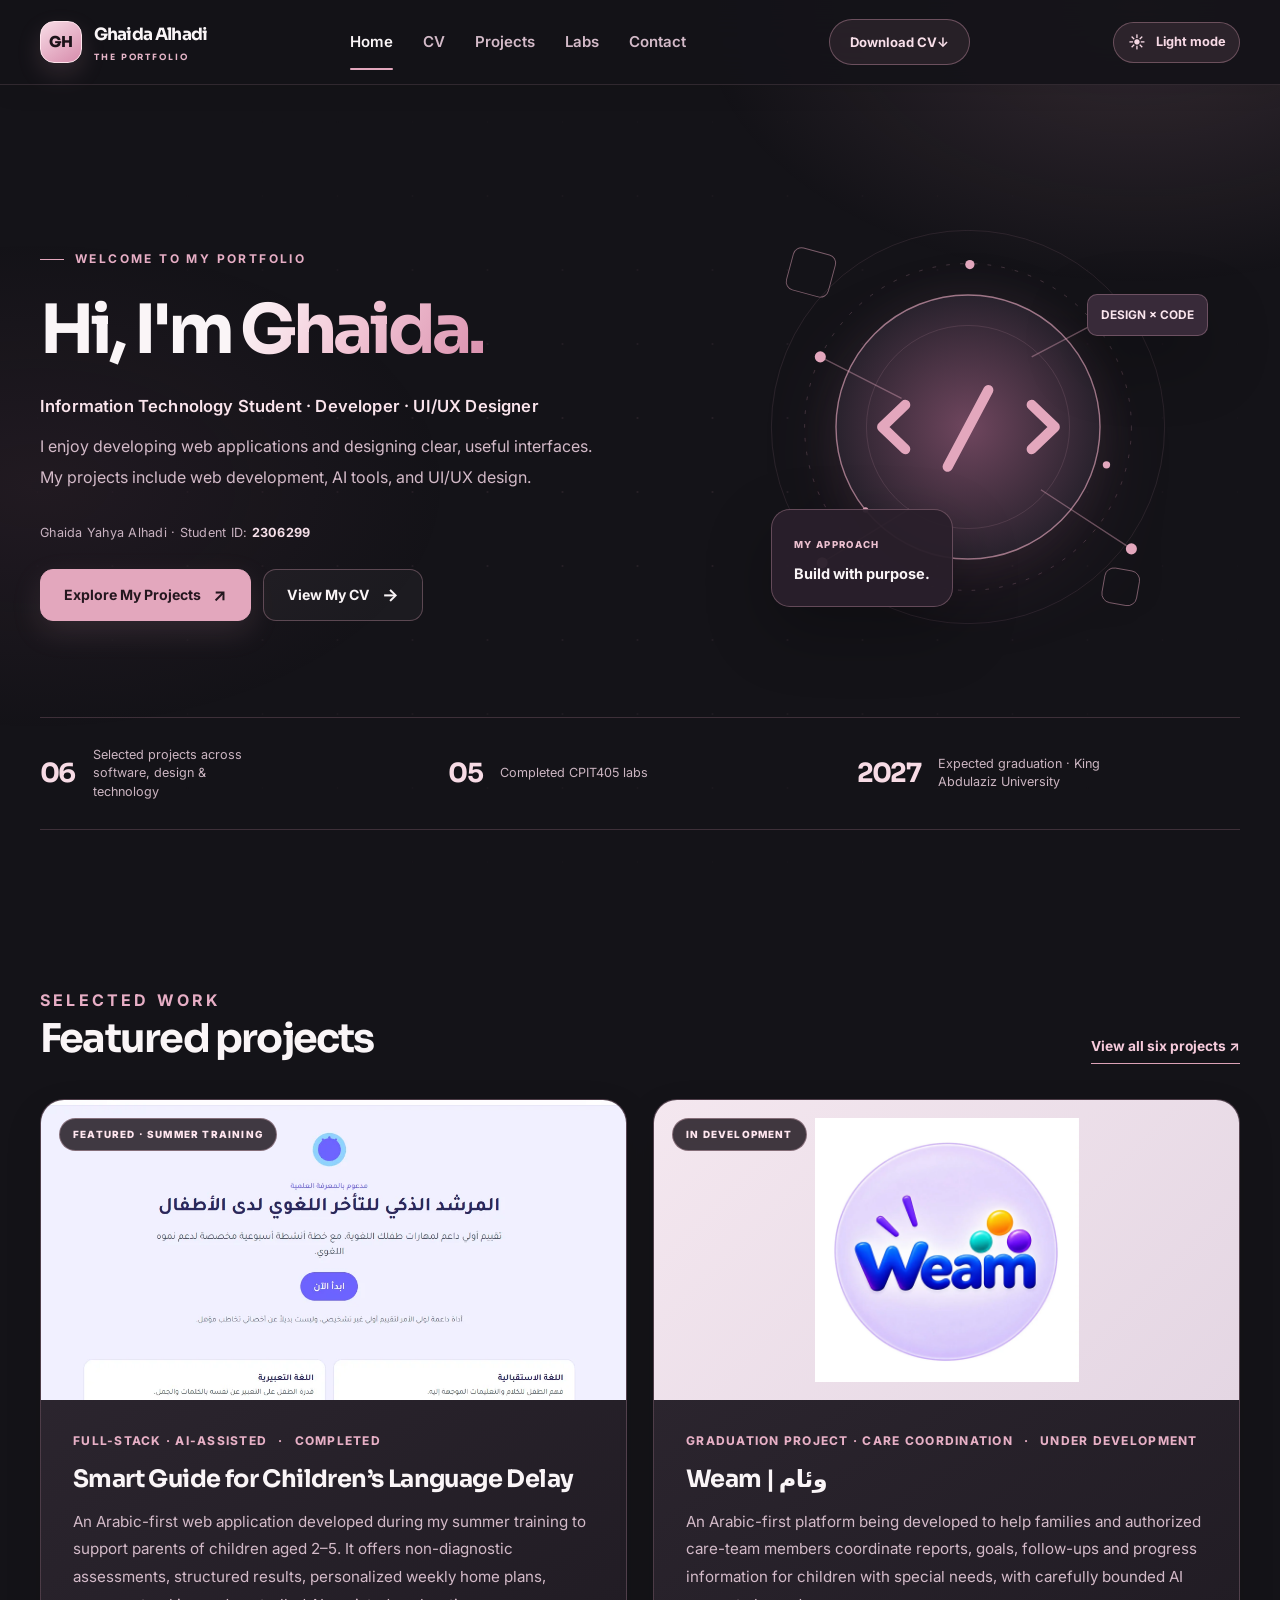
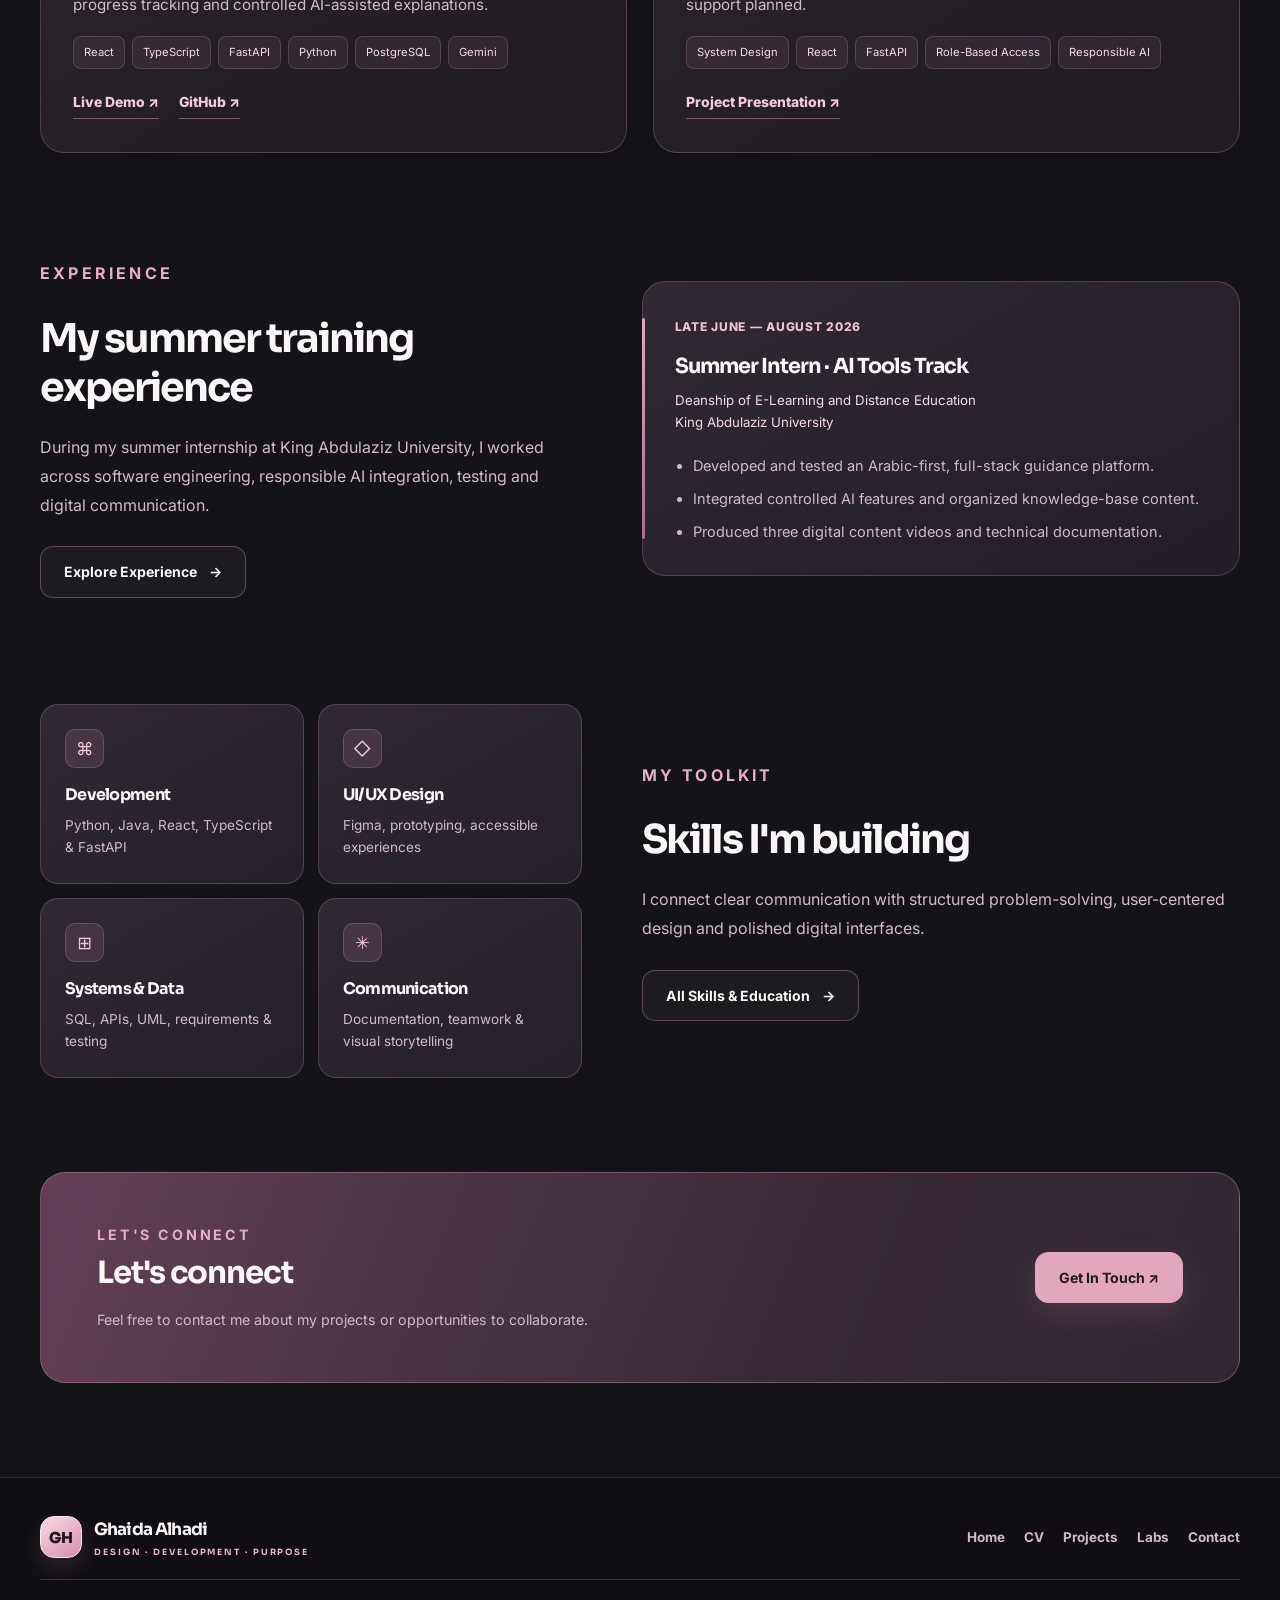
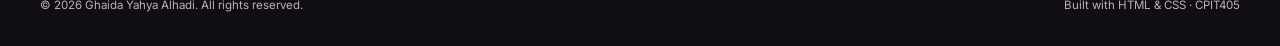
<file: index.html>
<!DOCTYPE html>
<html lang="en">
 <head>
  <meta charset="utf-8"/>
  <meta content="width=device-width, initial-scale=1.0" name="viewport"/>
  <meta content="Ghaida Yahya Alhadi – Information Technology student, developer and designer. Explore projects, skills and experience." name="description"/>
  <meta content="#141318" name="theme-color"/>
  <title>
   Home | Ghaida Yahya Alhadi
  </title>
  <link href="assets/images/favicon.svg" rel="icon" type="image/svg+xml"/>
  <link href="style.css" rel="stylesheet"/>
  <script src="theme.js"></script>
 </head>
 <body>
  <header class="site-header">
   <div class="container nav-inner">
    <a aria-label="Ghaida Alhadi, home" class="logo" href="index.html">
     <span class="logo-mark">
      GH
     </span>
     <span class="logo-text">
      Ghaida Alhadi
      <small>
       THE PORTFOLIO
      </small>
     </span>
    </a>
    <nav aria-label="Main navigation" class="nav-links">
     <a aria-current="page" href="index.html">
      Home
     </a>
     <a href="cv.html">
      CV
     </a>
     <a href="projects.html">
      Projects
     </a>
     <a href="labs.html">
      Labs
     </a>
     <a href="contact.html">
      Contact
     </a>
    </nav>
    <a class="nav-cta" download="" href="assets/Ghaida_Yahya_Alhadi_CV.pdf">
     Download CV
     <span aria-hidden="true">
      ↓
     </span>
    </a>
    <button aria-label="Switch to light mode" aria-pressed="false" class="theme-toggle" title="Switch to light mode" type="button">
     <span aria-hidden="true" class="theme-icon">
      ☀
     </span>
     <span class="theme-label">
      Light mode
     </span>
    </button>
    <details class="mobile-menu">
     <summary>
      Menu ☰
     </summary>
     <nav aria-label="Mobile navigation">
      <a aria-current="page" href="index.html">
       Home
      </a>
      <a href="cv.html">
       CV
      </a>
      <a href="projects.html">
       Projects
      </a>
      <a href="labs.html">
       Labs
      </a>
      <a href="contact.html">
       Contact
      </a>
      <a download="" href="assets/Ghaida_Yahya_Alhadi_CV.pdf">
       Download CV ↓
      </a>
     </nav>
    </details>
   </div>
  </header>
  <main id="main-content">
   <section class="hero">
    <div aria-hidden="true" class="stars">
    </div>
    <div class="container hero-layout">
     <div class="hero-text">
      <div class="eyebrow">
       WELCOME TO MY PORTFOLIO
      </div>
      <h1>
       Hi, I'm
       <span class="accent-text">
        Ghaida.
       </span>
      </h1>
      <p class="hero-subtitle">
       Information Technology Student · Developer · UI/UX Designer
      </p>
      <p class="hero-copy">
       I enjoy developing web applications and designing clear, useful interfaces. My projects include web development, AI tools, and UI/UX design.
      </p>
      <p class="hero-identity">
       Ghaida Yahya Alhadi
       <span aria-hidden="true">
        ·
       </span>
       Student ID:
       <strong>
        2306299
       </strong>
      </p>
      <div class="button-row">
       <a class="button button-primary" href="projects.html">
        Explore My Projects
        <span class="tiny-arrow">
         ↗
        </span>
       </a>
       <a class="button button-outline" href="cv.html">
        View My CV
        <span class="tiny-arrow">
         →
        </span>
       </a>
      </div>
     </div>
     <div class="hero-side">
      <div class="orbit-scene">
       <svg aria-label="Abstract technology illustration showing connected digital systems" class="orbit-svg" role="img" viewbox="0 0 520 520" xmlns="http://www.w3.org/2000/svg">
        <defs>
         <lineargradient id="line" x1="0" x2="1" y1="0" y2="1">
          <stop stop-color="#E3A7BD">
          </stop>
          <stop offset="1" stop-color="#E3A7BD">
          </stop>
         </lineargradient>
         <radialgradient id="disk">
          <stop stop-color="#6F465E">
          </stop>
          <stop offset="1" stop-color="#29222D">
          </stop>
         </radialgradient>
        </defs>
        <circle cx="260" cy="260" fill="none" r="213" stroke="#E3A7BD" stroke-opacity=".12">
        </circle>
        <circle cx="260" cy="260" fill="none" r="177" stroke="#E3A7BD" stroke-dasharray="4 11" stroke-opacity=".23">
        </circle>
        <circle cx="260" cy="260" fill="url(#disk)" r="143" stroke="url(#line)" stroke-opacity=".65" stroke-width="1.5">
        </circle>
        <circle cx="260" cy="260" fill="none" r="110" stroke="#E3A7BD" stroke-opacity=".15">
        </circle>
        <path d="M100 184L188 229M329 184L420 136M196 349L102 407M339 328L437 392" stroke="#E3A7BD" stroke-opacity=".4" stroke-width="1.5">
        </path>
        <circle cx="100" cy="184" fill="#E3A7BD" r="6">
        </circle>
        <circle cx="420" cy="136" fill="#E3A7BD" r="6">
        </circle>
        <circle cx="102" cy="407" fill="#E3A7BD" r="6">
        </circle>
        <circle cx="437" cy="392" fill="#E3A7BD" r="6">
        </circle>
        <path d="M192 236l-25 24 25 24M329 236l25 24-25 24M282 220l-44 83" fill="none" stroke="#E3A7BD" stroke-linecap="round" stroke-linejoin="round" stroke-width="11">
        </path>
        <g fill="#E3A7BD">
         <circle cx="262" cy="84" r="5">
         </circle>
         <circle cx="410" cy="301" r="4">
         </circle>
         <circle cx="149" cy="350" r="3">
         </circle>
        </g>
        <g fill="none" stroke="#E3A7BD" stroke-opacity=".5">
         <rect height="47" rx="9" transform="rotate(15 90 90)" width="47" x="67" y="69">
         </rect>
         <rect height="38" rx="10" transform="rotate(10 425 430)" width="38" x="407" y="414">
         </rect>
        </g>
       </svg>
       <div class="art-floating">
        <span class="sub">
         MY APPROACH
        </span>
        <strong>
         Build with purpose.
        </strong>
       </div>
       <div class="art-mini">
        DESIGN × CODE
       </div>
      </div>
     </div>
    </div>
    <div class="container stats-strip">
     <div class="stat">
      <strong>
       06
      </strong>
      <span>
       Selected projects across software, design &amp; technology
      </span>
     </div>
     <div class="stat">
      <strong>
       05
      </strong>
      <span>
       Completed CPIT405 labs
      </span>
     </div>
     <div class="stat">
      <strong>
       2027
      </strong>
      <span>
       Expected graduation · King Abdulaziz University
      </span>
     </div>
    </div>
   </section>
   <section aria-labelledby="featured-heading" class="section">
    <div class="container">
     <div class="section-header">
      <div>
       <p class="section-kicker">
        SELECTED WORK
       </p>
       <h2 id="featured-heading">
        Featured projects
       </h2>
      </div>
      <a class="link-inline" href="projects.html">
       View all six projects ↗
      </a>
     </div>
     <div class="featured-grid">
      <article class="feature-card">
       <div class="card-image">
        <img alt="Actual landing page of the Smart Guide for Children’s Language Delay" loading="eager" src="assets/images/smart-guide.webp"/>
        <span class="tag">
         Featured · Summer Training
        </span>
       </div>
       <div class="card-body">
        <div class="card-meta">
         <span>
          Full-Stack · AI-Assisted
         </span>
         <span>
          ·
         </span>
         <span>
          Completed
         </span>
        </div>
        <h3>
         Smart Guide for Children’s Language Delay
        </h3>
        <p>
         An Arabic-first web application developed during my summer training to support parents of children aged 2–5. It offers non-diagnostic assessments, structured results, personalized weekly home plans, progress tracking and controlled AI-assisted explanations.
        </p>
        <ul class="chips">
         <li>
          React
         </li>
         <li>
          TypeScript
         </li>
         <li>
          FastAPI
         </li>
         <li>
          Python
         </li>
         <li>
          PostgreSQL
         </li>
         <li>
          Gemini
         </li>
        </ul>
        <div class="card-links">
         <a href="https://smart-guide-for-child-language-delay.netlify.app/" rel="noopener noreferrer" target="_blank">
          Live Demo
          <span aria-hidden="true">
           ↗
          </span>
         </a>
         <a href="https://github.com/ghaidaAlhady/language-Delay" rel="noopener noreferrer" target="_blank">
          GitHub
          <span aria-hidden="true">
           ↗
          </span>
         </a>
        </div>
       </div>
      </article>
      <article class="feature-card">
       <div class="card-image weam">
        <img alt="Original Weam project logo" loading="eager" src="assets/images/weam-logo.webp"/>
        <span class="tag">
         In Development
        </span>
       </div>
       <div class="card-body">
        <div class="card-meta">
         <span>
          Graduation Project · Care Coordination
         </span>
         <span>
          ·
         </span>
         <span>
          Under Development
         </span>
        </div>
        <h3>
         Weam | وئام
        </h3>
        <p>
         An Arabic-first platform being developed to help families and authorized care-team members coordinate reports, goals, follow-ups and progress information for children with special needs, with carefully bounded AI support planned.
        </p>
        <ul class="chips">
         <li>
          System Design
         </li>
         <li>
          React
         </li>
         <li>
          FastAPI
         </li>
         <li>
          Role-Based Access
         </li>
         <li>
          Responsible AI
         </li>
        </ul>
        <div class="card-links">
         <a href="https://www.canva.com/d/8QLoi6Ktn4JMUfE" rel="noopener noreferrer" target="_blank">
          Project Presentation
          <span aria-hidden="true">
           ↗
          </span>
         </a>
        </div>
       </div>
      </article>
     </div>
    </div>
   </section>
   <section aria-labelledby="experience-heading" class="section" style="padding-top:12px">
    <div class="container split-section">
     <div class="section-copy">
      <p class="section-kicker">
       EXPERIENCE
      </p>
      <h2 id="experience-heading">
       My summer training experience
      </h2>
      <p>
       During my summer internship at King Abdulaziz University, I worked across software engineering, responsible AI integration, testing and digital communication.
      </p>
      <a class="button button-outline" href="cv.html#experience">
       Explore Experience
       <span aria-hidden="true">
        →
       </span>
      </a>
     </div>
     <div class="experience-panel">
      <span class="time">
       LATE JUNE — AUGUST 2026
      </span>
      <h3>
       Summer Intern · AI Tools Track
      </h3>
      <p class="org">
       Deanship of E-Learning and Distance Education
       <br/>
       King Abdulaziz University
      </p>
      <ul>
       <li>
        Developed and tested an Arabic-first, full-stack guidance platform.
       </li>
       <li>
        Integrated controlled AI features and organized knowledge-base content.
       </li>
       <li>
        Produced three digital content videos and technical documentation.
       </li>
      </ul>
     </div>
    </div>
   </section>
   <section aria-labelledby="skills-heading" class="section" style="padding-top:12px">
    <div class="container split-section">
     <div class="skills-mini">
      <div class="skill-box">
       <span class="glyph">
        ⌘
       </span>
       <h3>
        Development
       </h3>
       <p>
        Python, Java, React, TypeScript &amp; FastAPI
       </p>
      </div>
      <div class="skill-box">
       <span class="glyph">
        ◇
       </span>
       <h3>
        UI/UX Design
       </h3>
       <p>
        Figma, prototyping, accessible experiences
       </p>
      </div>
      <div class="skill-box">
       <span class="glyph">
        ⊞
       </span>
       <h3>
        Systems &amp; Data
       </h3>
       <p>
        SQL, APIs, UML, requirements &amp; testing
       </p>
      </div>
      <div class="skill-box">
       <span class="glyph">
        ✳
       </span>
       <h3>
        Communication
       </h3>
       <p>
        Documentation, teamwork &amp; visual storytelling
       </p>
      </div>
     </div>
     <div class="section-copy">
      <p class="section-kicker">
       MY TOOLKIT
      </p>
      <h2 id="skills-heading">
       Skills I'm building
      </h2>
      <p>
       I connect clear communication with structured problem-solving, user-centered design and polished digital interfaces.
      </p>
      <a class="button button-outline" href="cv.html#skills">
       All Skills &amp; Education
       <span aria-hidden="true">
        →
       </span>
      </a>
     </div>
    </div>
   </section>
   <section class="section" style="padding-top:0">
    <div class="container">
     <div class="cta-panel">
      <div>
       <p class="section-kicker">
        LET'S CONNECT
       </p>
       <h2>
        Let's connect
       </h2>
       <p>
        Feel free to contact me about my projects or opportunities to collaborate.
       </p>
      </div>
      <a class="button button-primary" href="contact.html">
       Get In Touch ↗
      </a>
     </div>
    </div>
   </section>
  </main>
  <footer class="site-footer">
   <div class="container">
    <div class="footer-top">
     <a class="logo" href="index.html">
      <span class="logo-mark">
       GH
      </span>
      <span class="logo-text">
       Ghaida Alhadi
       <small>
        DESIGN · DEVELOPMENT · PURPOSE
       </small>
      </span>
     </a>
     <div class="footer-links">
      <a href="index.html">
       Home
      </a>
      <a href="cv.html">
       CV
      </a>
      <a href="projects.html">
       Projects
      </a>
      <a href="labs.html">
       Labs
      </a>
      <a href="contact.html">
       Contact
      </a>
     </div>
    </div>
    <div class="footer-bottom">
     <span>
      © 2026 Ghaida Yahya Alhadi. All rights reserved.
     </span>
     <span>
      Built with HTML &amp; CSS · CPIT405
     </span>
    </div>
   </div>
  </footer>
 </body>
</html>
</file>
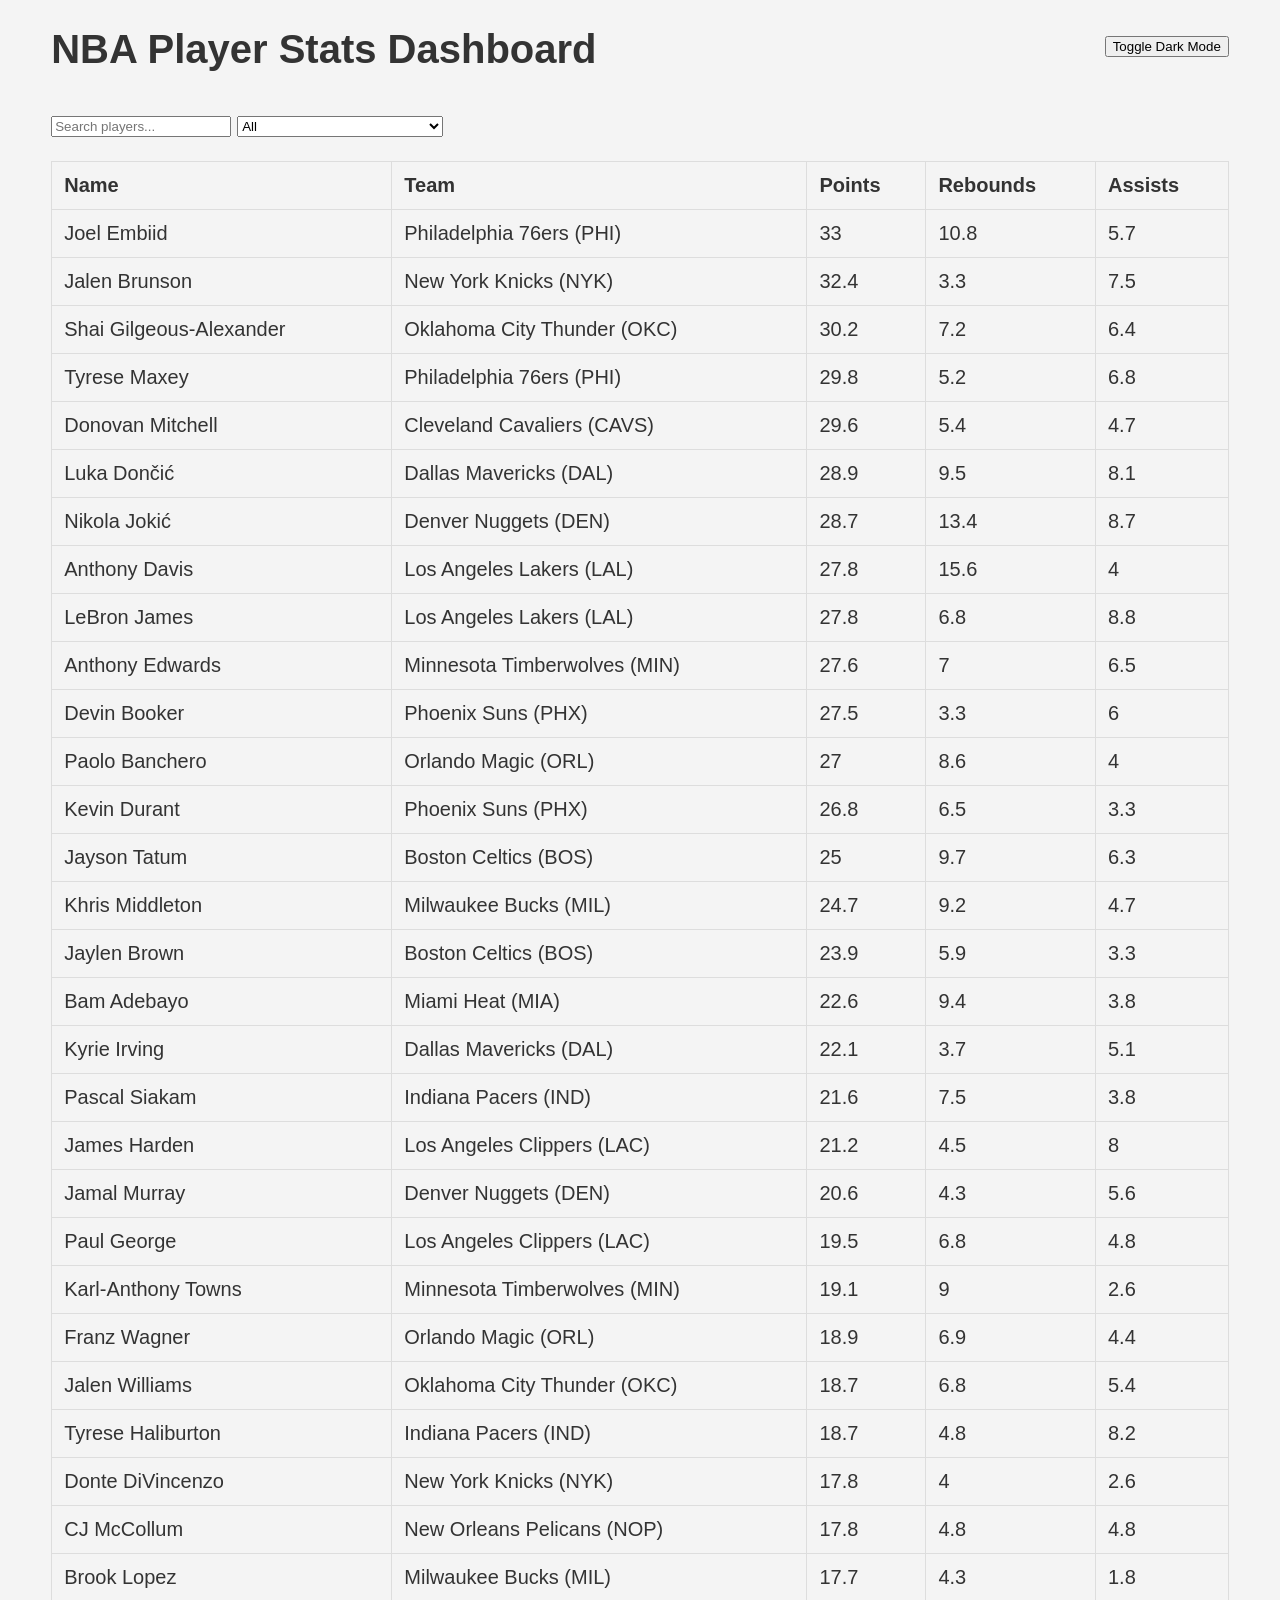
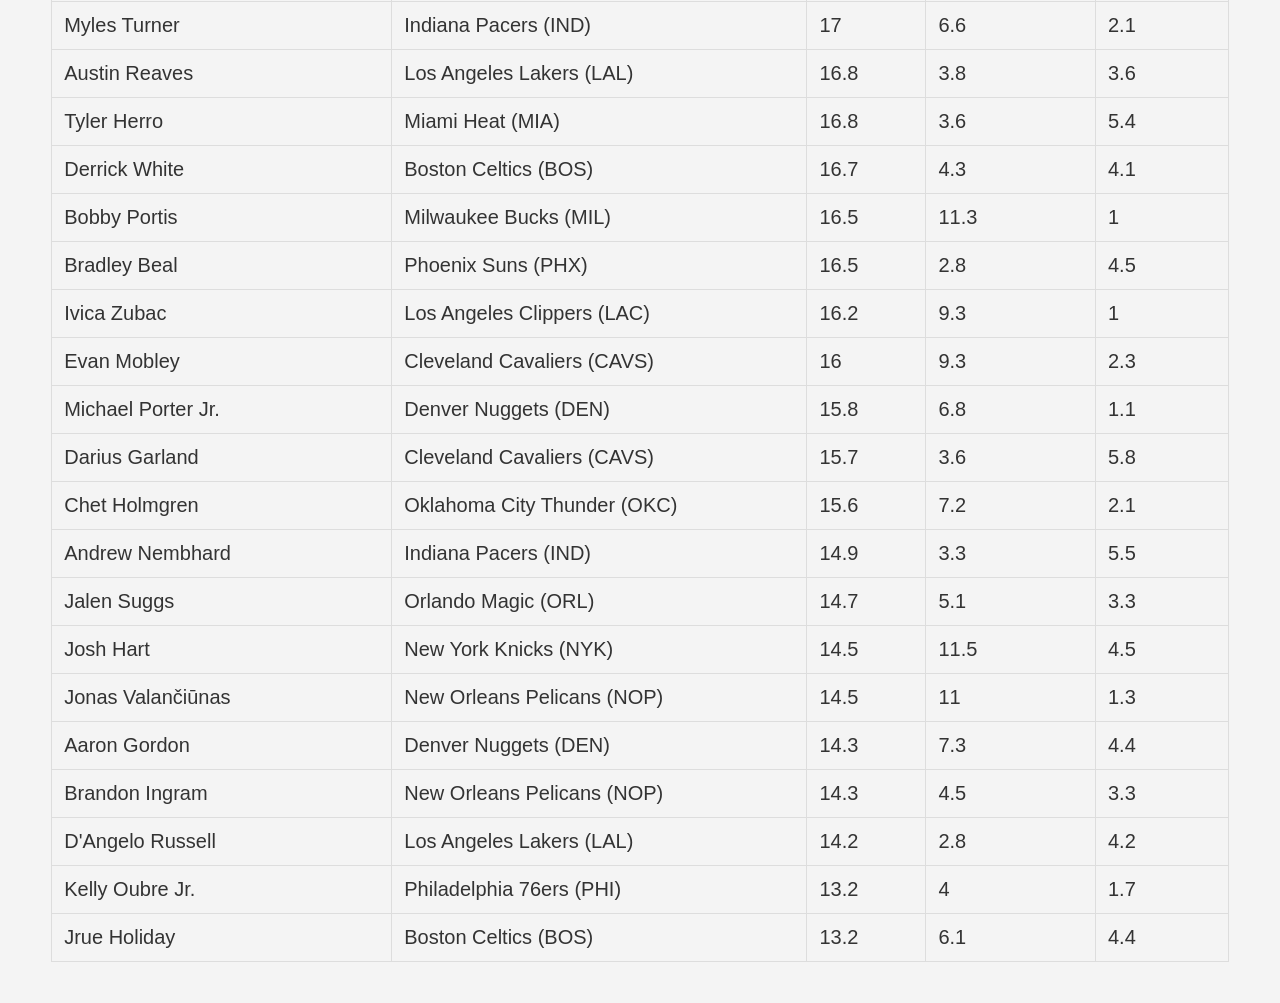
<file: labs/lab5/index.html>
<!DOCTYPE html>
<html lang="en">
<head>
    <meta charset="UTF-8">
    <meta name="viewport" content="width=device-width, initial-scale=1.0">
    <title>Lab 5 - NBA Player Stats Dashboard</title>
    <link rel="stylesheet" href="styles.css">
</head>
<body>
    <div class="container">
        <header>
            <h1>NBA Player Stats Dashboard</h1>
            <button type="button" id="dark-mode-toggle">Toggle Dark Mode</button>
        </header>

        <div class="table-filters">
            <input type="text" id="search" placeholder="Search players..." aria-label="Search players">
            <select id="team-filter" aria-label="Filter by team">
                <option value="all">All</option>
            </select>
        </div>

        <div class="table-wrapper">
            <table id="player-stats">
                <thead>
                    <tr>
                        <th data-sort="name" tabindex="0">Name</th>
                        <th data-sort="team" tabindex="0">Team</th>
                        <th data-sort="points" tabindex="0">Points</th>
                        <th data-sort="rebounds" tabindex="0">Rebounds</th>
                        <th data-sort="assists" tabindex="0">Assists</th>
                    </tr>
                </thead>
                <tbody id="player-rows"></tbody>
            </table>
        </div>
        <p id="result-message" aria-live="polite"></p>
    </div>
    <script src="script.js"></script>
</body>
</html>
</file>
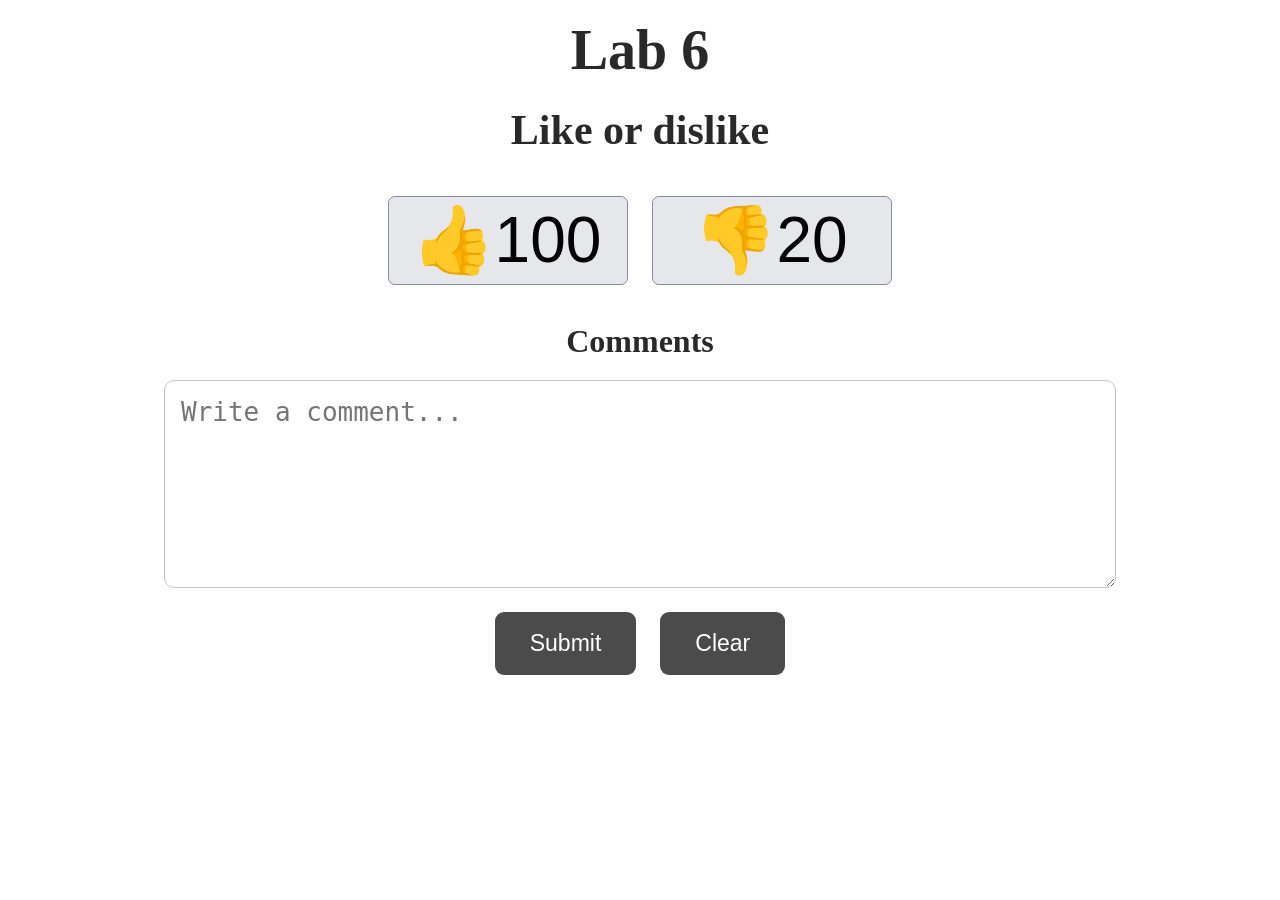
<file: labs/lab6/index.html>
<!DOCTYPE html>
<html lang="en">
<head>
    <meta charset="UTF-8">
    <meta name="viewport" content="width=device-width, initial-scale=1.0">
    <title>Lab 6 - Like or Dislike</title>
    <link rel="stylesheet" href="styles.css">
</head>
<body>
    <main>
        <h1>Lab 6</h1>
        <h2>Like or dislike</h2>

        <div class="vote-buttons">
            <button id="like-button" type="button" aria-label="Like">
                <span aria-hidden="true">👍</span><span id="like-count">100</span>
            </button>
            <button id="dislike-button" type="button" aria-label="Dislike">
                <span aria-hidden="true">👎</span><span id="dislike-count">20</span>
            </button>
        </div>

        <h3>Comments</h3>
        <form id="comment-form">
            <textarea id="comment-input" placeholder="Write a comment..." aria-label="Write a comment"></textarea>
            <div class="form-buttons">
                <button type="submit">Submit</button>
                <button type="button" id="reset-button">Clear</button>
            </div>
        </form>
        <p id="message" role="status" aria-live="polite"></p>
        <div id="comments-list" aria-label="Submitted comments"></div>
    </main>
    <script src="script.js"></script>
</body>
</html>
</file>
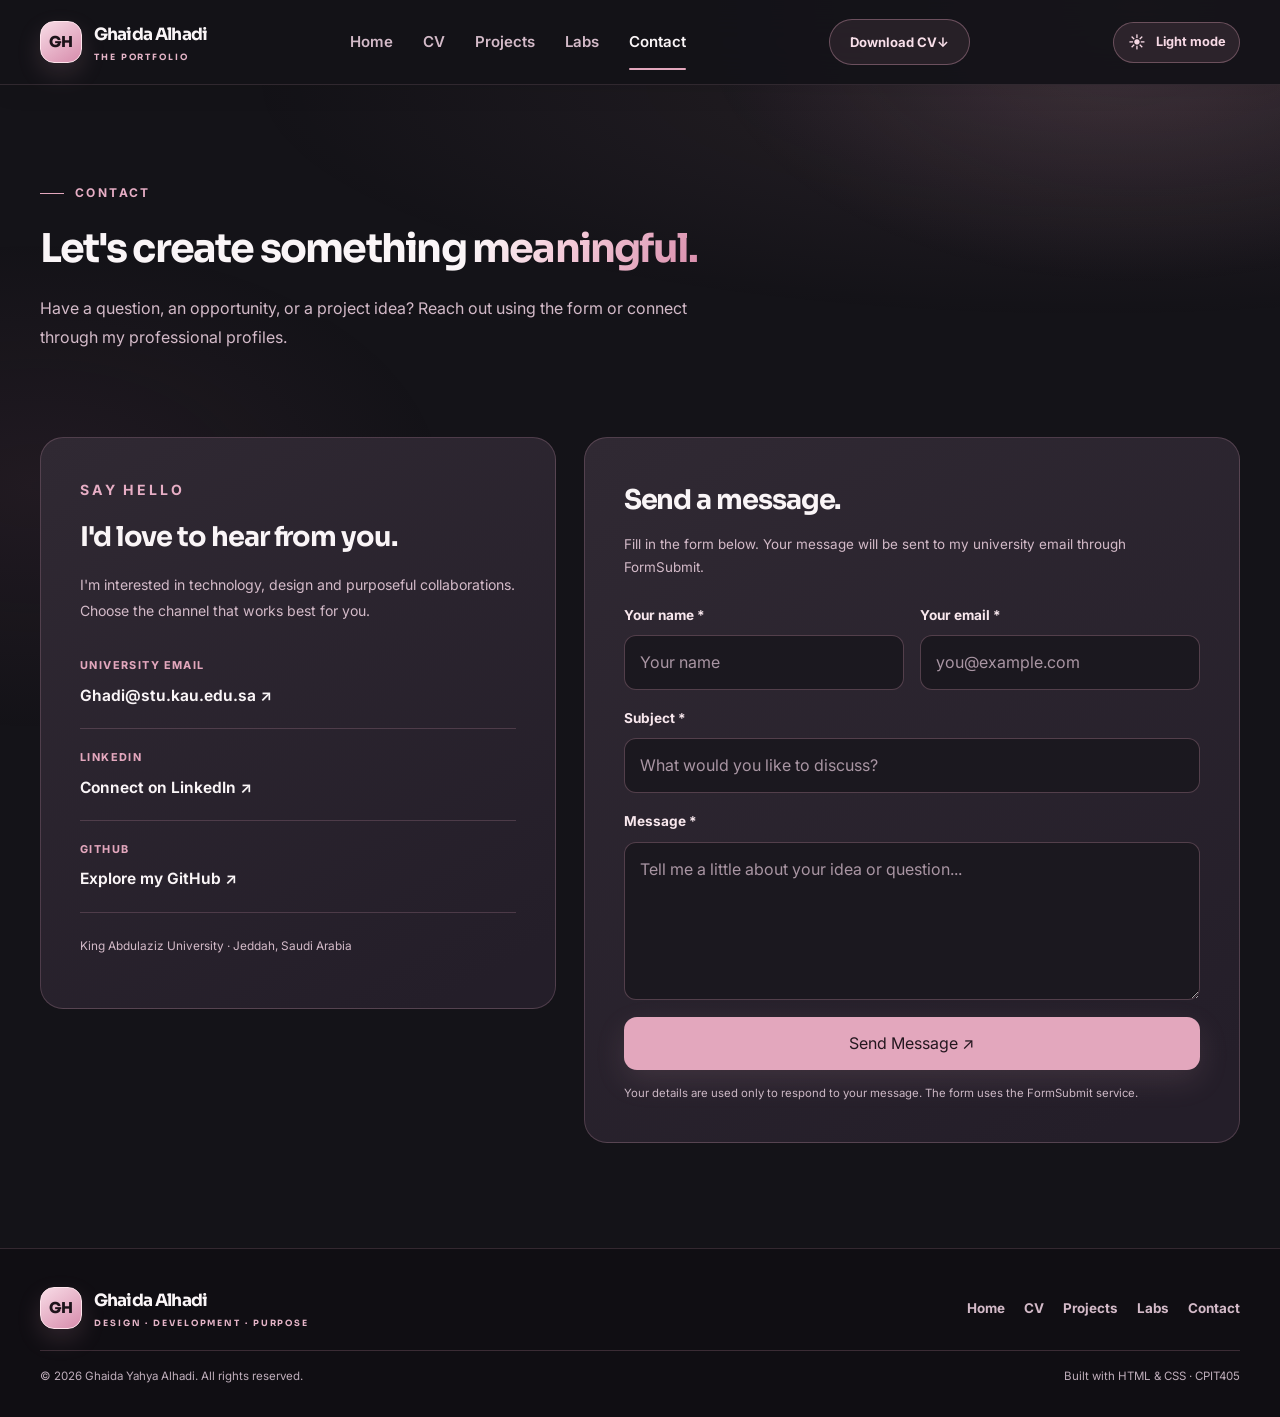
<file: contact.html>
<!DOCTYPE html>
<html lang="en">
 <head>
  <meta charset="utf-8"/>
  <meta content="width=device-width, initial-scale=1.0" name="viewport"/>
  <meta content="Contact Ghaida Alhadi through university email, LinkedIn, GitHub, or the portfolio form." name="description"/>
  <meta content="#141318" name="theme-color"/>
  <title>
   Contact | Ghaida Yahya Alhadi
  </title>
  <link href="assets/images/favicon.svg" rel="icon" type="image/svg+xml"/>
  <link href="style.css" rel="stylesheet"/>
  <script src="theme.js"></script>
 </head>
 <body>
  <header class="site-header">
   <div class="container nav-inner">
    <a aria-label="Ghaida Alhadi, home" class="logo" href="index.html">
     <span class="logo-mark">
      GH
     </span>
     <span class="logo-text">
      Ghaida Alhadi
      <small>
       THE PORTFOLIO
      </small>
     </span>
    </a>
    <nav aria-label="Main navigation" class="nav-links">
     <a href="index.html">
      Home
     </a>
     <a href="cv.html">
      CV
     </a>
     <a href="projects.html">
      Projects
     </a>
     <a href="labs.html">
      Labs
     </a>
     <a aria-current="page" href="contact.html">
      Contact
     </a>
    </nav>
    <a class="nav-cta" download="" href="assets/Ghaida_Yahya_Alhadi_CV.pdf">
     Download CV
     <span aria-hidden="true">
      ↓
     </span>
    </a>
    <button aria-label="Switch to light mode" aria-pressed="false" class="theme-toggle" title="Switch to light mode" type="button">
     <span aria-hidden="true" class="theme-icon">
      ☀
     </span>
     <span class="theme-label">
      Light mode
     </span>
    </button>
    <details class="mobile-menu">
     <summary>
      Menu ☰
     </summary>
     <nav aria-label="Mobile navigation">
      <a href="index.html">
       Home
      </a>
      <a href="cv.html">
       CV
      </a>
      <a href="projects.html">
       Projects
      </a>
      <a href="labs.html">
       Labs
      </a>
      <a aria-current="page" href="contact.html">
       Contact
      </a>
      <a download="" href="assets/Ghaida_Yahya_Alhadi_CV.pdf">
       Download CV ↓
      </a>
     </nav>
    </details>
   </div>
  </header>
  <main id="main-content">
   <section class="page-heading">
    <div class="container">
     <p class="eyebrow">
      CONTACT
     </p>
     <h1>
      Let's create something
      <span class="accent-text">
       meaningful.
      </span>
     </h1>
     <p>
      Have a question, an opportunity, or a project idea? Reach out using the form or connect through my professional profiles.
     </p>
    </div>
   </section>
   <section class="content-section" style="padding-top:20px">
    <div class="container contact-grid">
     <aside class="panel contact-info">
      <p class="section-kicker">
       SAY HELLO
      </p>
      <h2>
       I'd love to hear from you.
      </h2>
      <p>
       I'm interested in technology, design and purposeful collaborations. Choose the channel that works best for you.
      </p>
      <div class="contact-row">
       <p class="small-label">
        UNIVERSITY EMAIL
       </p>
       <a href="mailto:Ghadi@stu.kau.edu.sa">
        Ghadi@stu.kau.edu.sa ↗
       </a>
      </div>
      <div class="contact-row">
       <p class="small-label">
        LINKEDIN
       </p>
       <a href="https://www.linkedin.com/in/ghaida-alhadi-722b96362" rel="noopener noreferrer" target="_blank">
        Connect on LinkedIn
        <span aria-hidden="true">
         ↗
        </span>
       </a>
      </div>
      <div class="contact-row">
       <p class="small-label">
        GITHUB
       </p>
       <a href="https://github.com/ghaidaAlhady" rel="noopener noreferrer" target="_blank">
        Explore my GitHub
        <span aria-hidden="true">
         ↗
        </span>
       </a>
      </div>
      <p style="margin-top:23px;font-size:.74rem">
       King Abdulaziz University · Jeddah, Saudi Arabia
      </p>
     </aside>
     <div class="panel form-panel">
      <h2>
       Send a message.
      </h2>
      <p>
       Fill in the form below. Your message will be sent to my university email through FormSubmit.
      </p>
      <form action="https://formsubmit.co/Ghadi@stu.kau.edu.sa" method="POST">
       <input name="_subject" type="hidden" value="Portfolio contact form | Ghaida Alhadi"/>
       <input name="_template" type="hidden" value="table"/>
       <input autocomplete="off" name="_honey" style="display:none" tabindex="-1" type="text"/>
       <div class="form-row">
        <div class="field">
         <label for="name">
          Your name *
         </label>
         <input autocomplete="name" id="name" maxlength="120" name="name" placeholder="Your name" required="" type="text"/>
        </div>
        <div class="field">
         <label for="email">
          Your email *
         </label>
         <input autocomplete="email" id="email" maxlength="160" name="email" placeholder="you@example.com" required="" type="email"/>
        </div>
       </div>
       <div class="field">
        <label for="subject">
         Subject *
        </label>
        <input id="subject" maxlength="160" name="subject" placeholder="What would you like to discuss?" required="" type="text"/>
       </div>
       <div class="field">
        <label for="message">
         Message *
        </label>
        <textarea id="message" maxlength="3500" name="message" placeholder="Tell me a little about your idea or question..." required=""></textarea>
       </div>
       <button class="button button-primary" type="submit">
        Send Message ↗
       </button>
       <p class="privacy-note">
        Your details are used only to respond to your message. The form uses the FormSubmit service.
       </p>
      </form>
     </div>
    </div>
   </section>
  </main>
  <footer class="site-footer">
   <div class="container">
    <div class="footer-top">
     <a class="logo" href="index.html">
      <span class="logo-mark">
       GH
      </span>
      <span class="logo-text">
       Ghaida Alhadi
       <small>
        DESIGN · DEVELOPMENT · PURPOSE
       </small>
      </span>
     </a>
     <div class="footer-links">
      <a href="index.html">
       Home
      </a>
      <a href="cv.html">
       CV
      </a>
      <a href="projects.html">
       Projects
      </a>
      <a href="labs.html">
       Labs
      </a>
      <a href="contact.html">
       Contact
      </a>
     </div>
    </div>
    <div class="footer-bottom">
     <span>
      © 2026 Ghaida Yahya Alhadi. All rights reserved.
     </span>
     <span>
      Built with HTML &amp; CSS · CPIT405
     </span>
    </div>
   </div>
  </footer>
 </body>
</html>
</file>
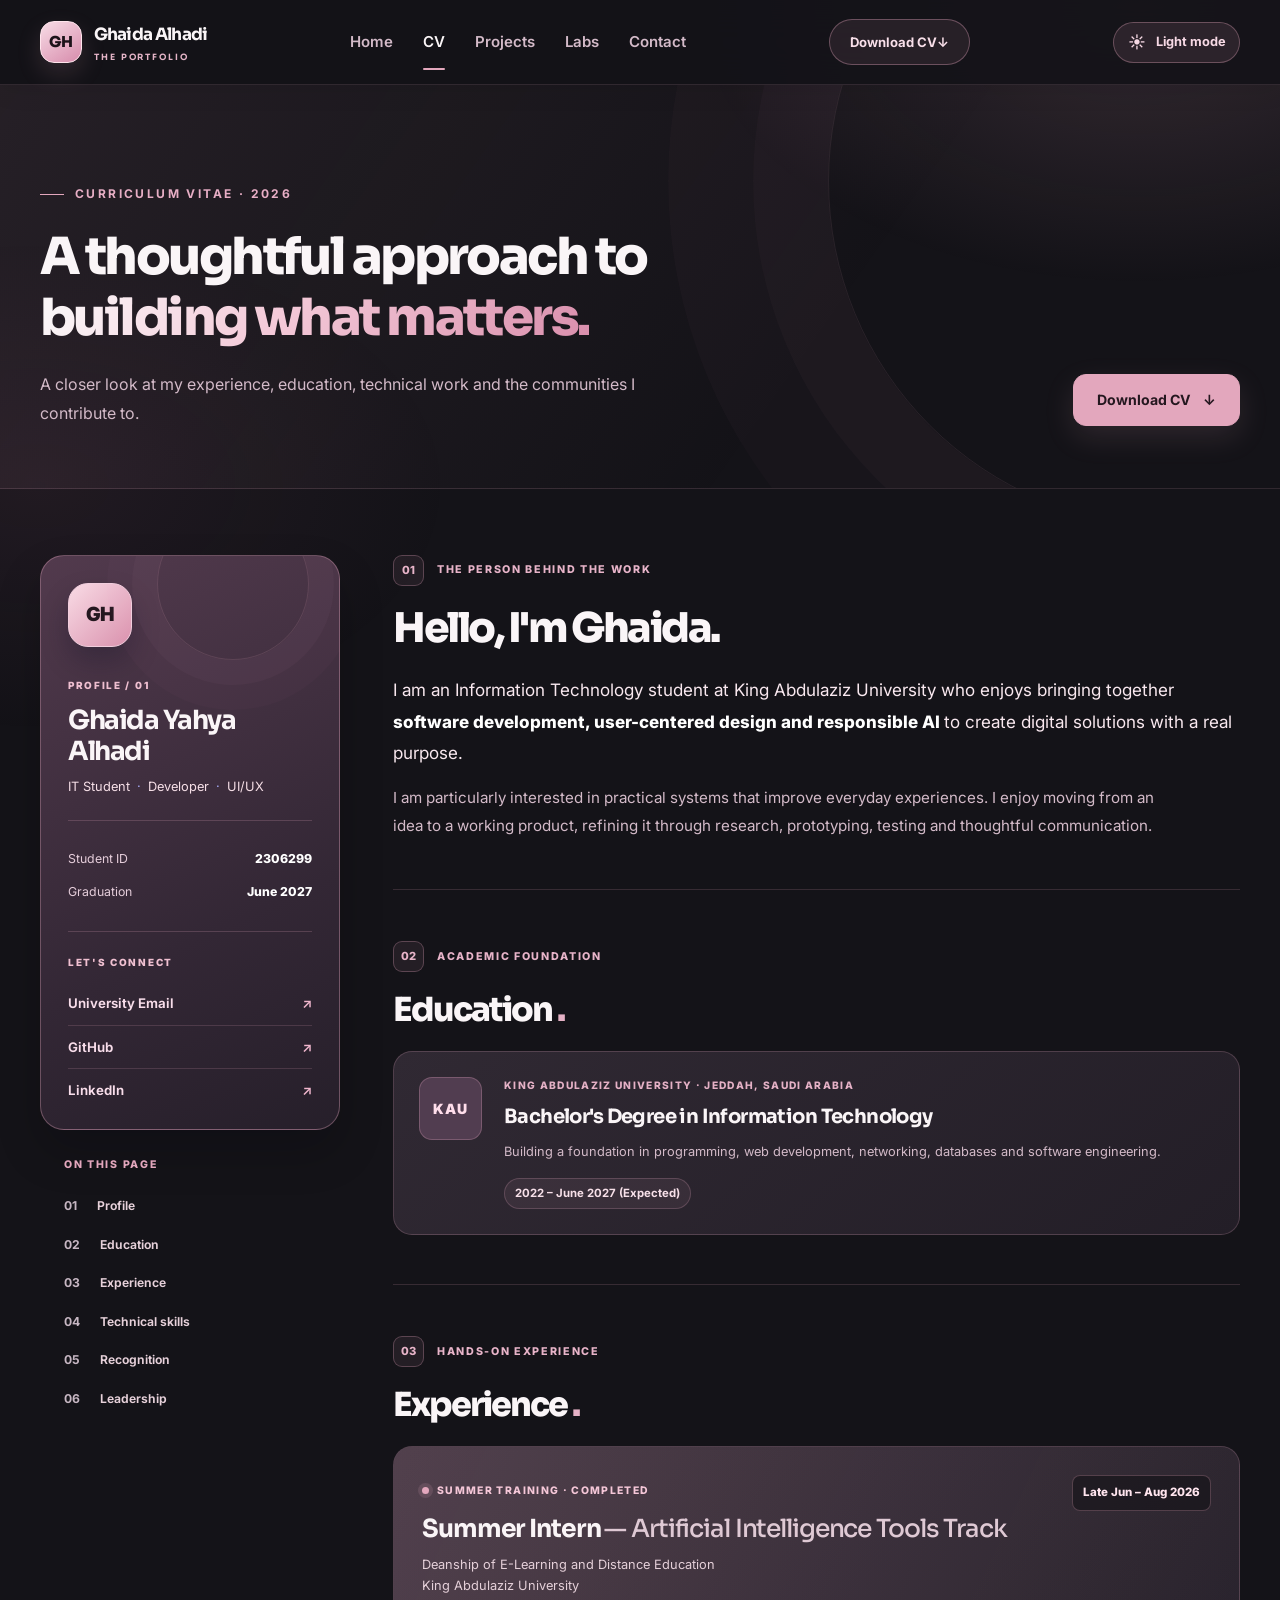
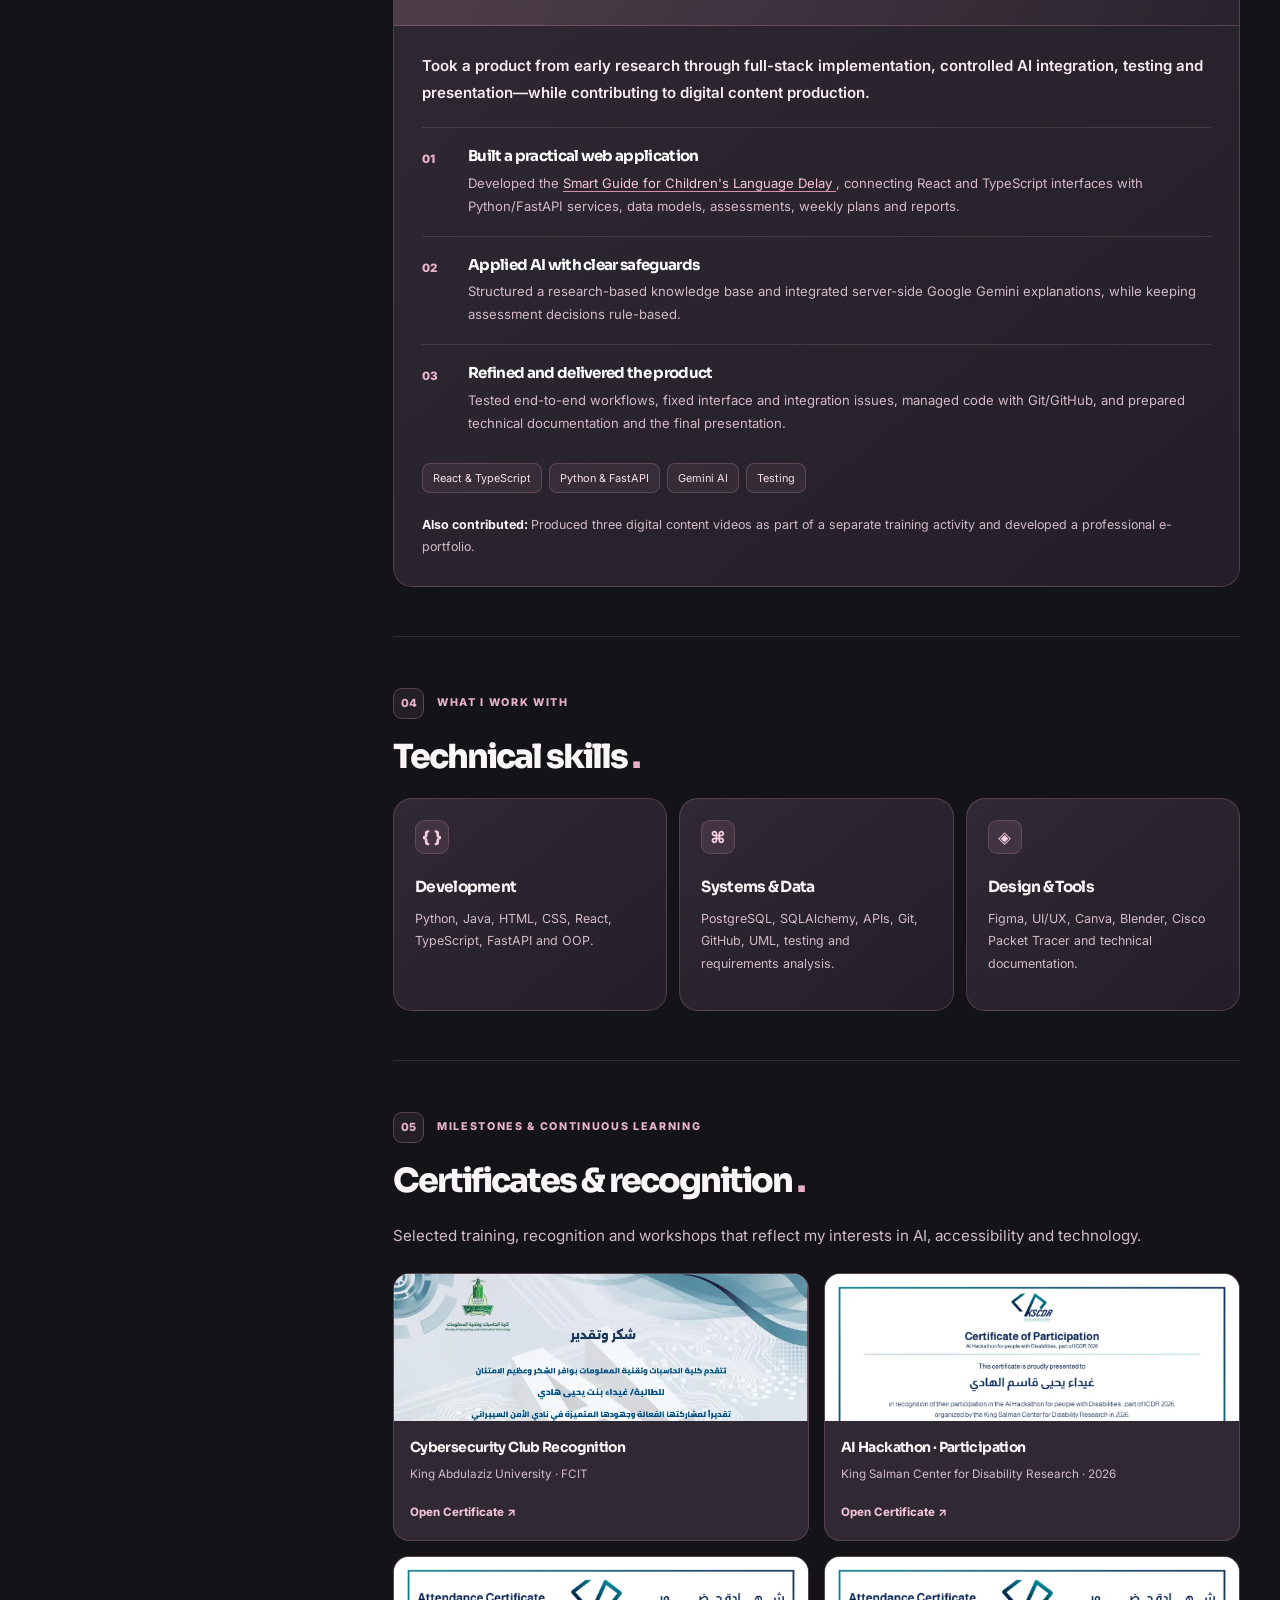
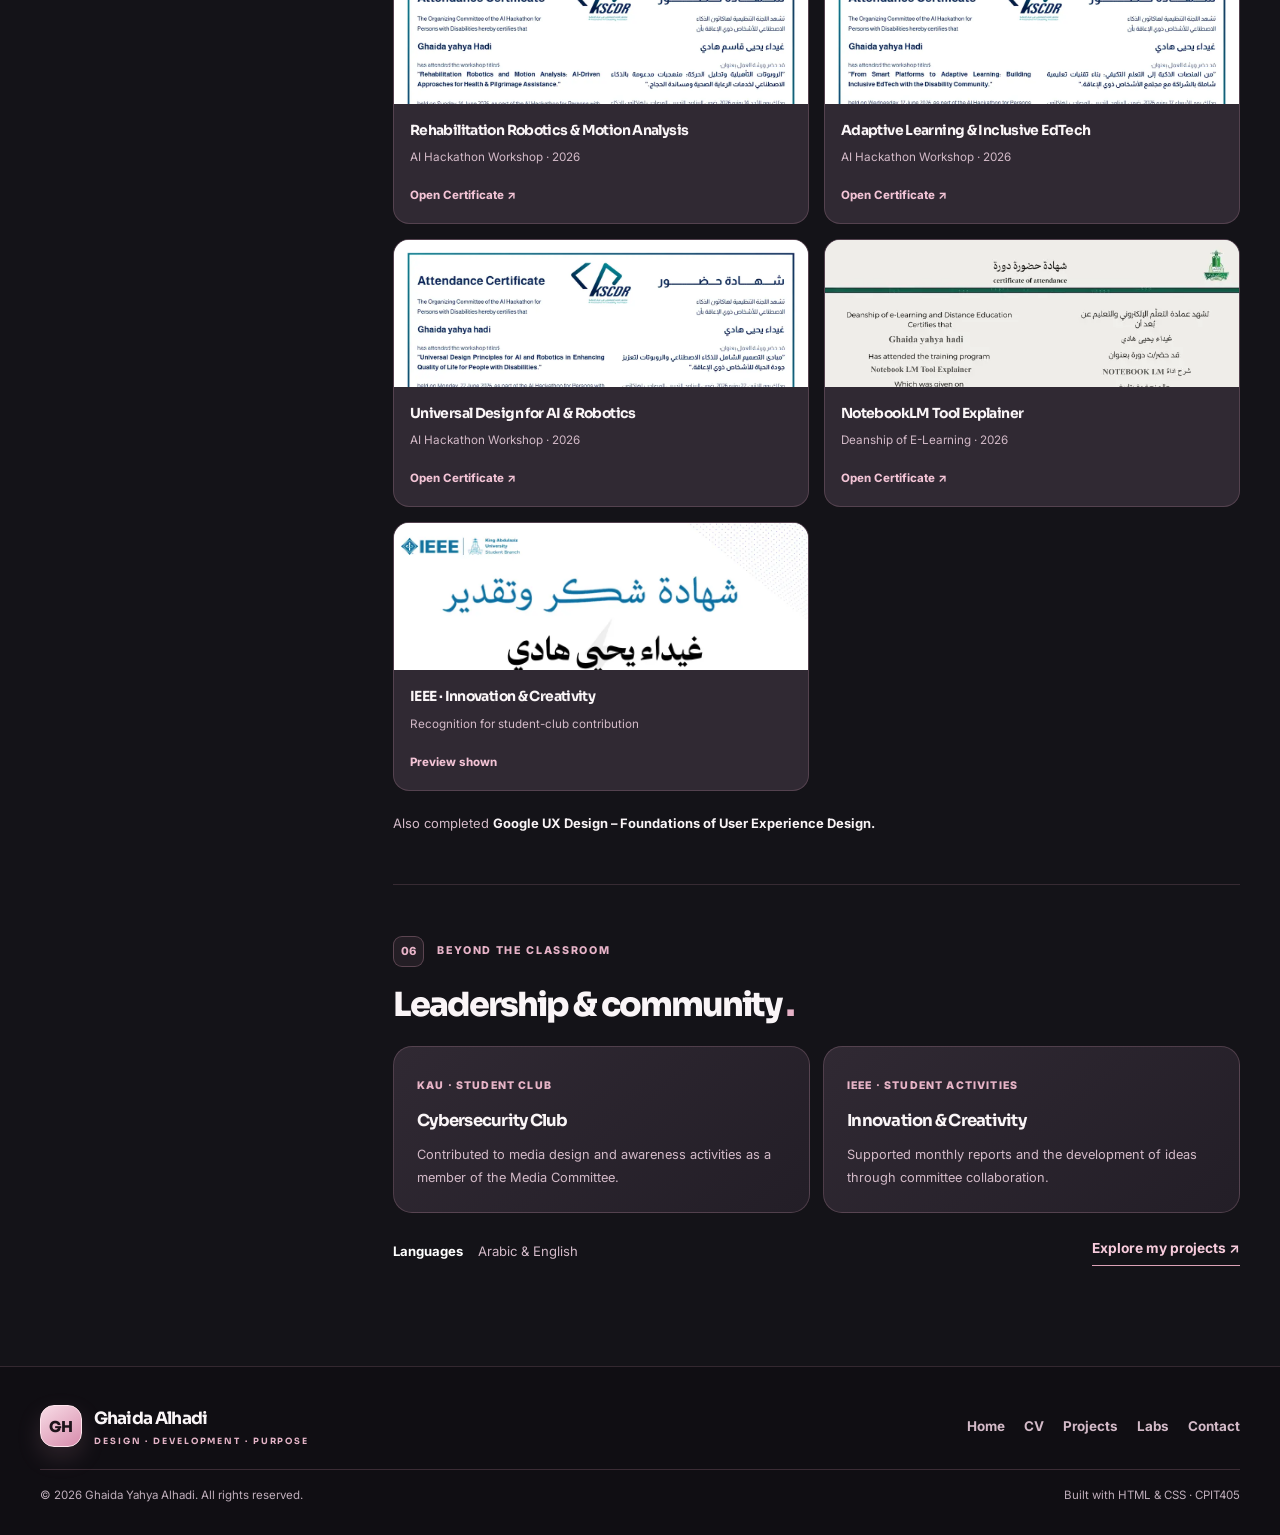
<file: cv.html>
<!DOCTYPE html>
<html lang="en">
 <head>
  <meta charset="utf-8"/>
  <meta content="width=device-width, initial-scale=1.0" name="viewport"/>
  <meta content="Ghaida Yahya Alhadi CV: education, AI tools summer internship, skills and certificates." name="description"/>
  <meta content="#141318" name="theme-color"/>
  <title>
   Curriculum Vitae | Ghaida Yahya Alhadi
  </title>
  <link href="assets/images/favicon.svg" rel="icon" type="image/svg+xml"/>
  <link href="style.css" rel="stylesheet"/>
  <script src="theme.js"></script>
 </head>
 <body>
  <header class="site-header">
   <div class="container nav-inner">
    <a aria-label="Ghaida Alhadi, home" class="logo" href="index.html">
     <span class="logo-mark">
      GH
     </span>
     <span class="logo-text">
      Ghaida Alhadi
      <small>
       THE PORTFOLIO
      </small>
     </span>
    </a>
    <nav aria-label="Main navigation" class="nav-links">
     <a href="index.html">
      Home
     </a>
     <a aria-current="page" href="cv.html">
      CV
     </a>
     <a href="projects.html">
      Projects
     </a>
     <a href="labs.html">
      Labs
     </a>
     <a href="contact.html">
      Contact
     </a>
    </nav>
    <a class="nav-cta" download="" href="assets/Ghaida_Yahya_Alhadi_CV.pdf">
     Download CV
     <span aria-hidden="true">
      ↓
     </span>
    </a>
    <button aria-label="Switch to light mode" aria-pressed="false" class="theme-toggle" title="Switch to light mode" type="button">
     <span aria-hidden="true" class="theme-icon">
      ☀
     </span>
     <span class="theme-label">
      Light mode
     </span>
    </button>
    <details class="mobile-menu">
     <summary>
      Menu ☰
     </summary>
     <nav aria-label="Mobile navigation">
      <a href="index.html">
       Home
      </a>
      <a aria-current="page" href="cv.html">
       CV
      </a>
      <a href="projects.html">
       Projects
      </a>
      <a href="labs.html">
       Labs
      </a>
      <a href="contact.html">
       Contact
      </a>
      <a download="" href="assets/Ghaida_Yahya_Alhadi_CV.pdf">
       Download CV ↓
      </a>
     </nav>
    </details>
   </div>
  </header>
  <main class="resume-page" id="main-content">
   <section aria-labelledby="resume-heading" class="resume-intro">
    <div class="container resume-intro-content">
     <div>
      <p class="eyebrow">
       CURRICULUM VITAE · 2026
      </p>
      <h1 id="resume-heading">
       A thoughtful approach to
       <span class="accent-text">
        building what matters.
       </span>
      </h1>
      <p class="resume-intro-description">
       A closer look at my experience, education, technical work and the communities I contribute to.
      </p>
     </div>
     <a class="button button-primary resume-intro-download" download="" href="assets/Ghaida_Yahya_Alhadi_CV.pdf">
      Download CV
      <span aria-hidden="true">
       ↓
      </span>
     </a>
    </div>
   </section>
   <div class="container resume-layout">
    <aside aria-label="Professional profile and CV navigation" class="resume-sidebar">
     <div class="resume-profile-card">
      <div aria-hidden="true" class="resume-profile-decoration">
       <span>
        GH
       </span>
      </div>
      <p class="resume-profile-tag">
       PROFILE / 01
      </p>
      <h2>
       Ghaida Yahya
       <br/>
       Alhadi
      </h2>
      <p class="resume-role">
       IT Student
       <span>
        ·
       </span>
       Developer
       <span>
        ·
       </span>
       UI/UX
      </p>
      <div class="resume-profile-divider">
      </div>
      <div class="resume-identity-line">
       <span>
        Student ID
       </span>
       <strong>
        2306299
       </strong>
      </div>
      <div class="resume-identity-line">
       <span>
        Graduation
       </span>
       <strong>
        June 2027
       </strong>
      </div>
      <div class="resume-profile-divider">
      </div>
      <p class="resume-sidebar-heading">
       LET'S CONNECT
      </p>
      <a class="resume-contact-link" href="mailto:Ghadi@stu.kau.edu.sa">
       University Email
       <span aria-hidden="true">
        ↗
       </span>
      </a>
      <a class="resume-contact-link" href="https://github.com/ghaidaAlhady" rel="noopener noreferrer" target="_blank">
       GitHub
       <span aria-hidden="true">
        ↗
       </span>
      </a>
      <a class="resume-contact-link" href="https://www.linkedin.com/in/ghaida-alhadi-722b96362" rel="noopener noreferrer" target="_blank">
       LinkedIn
       <span aria-hidden="true">
        ↗
       </span>
      </a>
     </div>
     <nav aria-label="On this CV page" class="resume-index">
      <span>
       ON THIS PAGE
      </span>
      <a href="#profile">
       01
       <b>
        Profile
       </b>
      </a>
      <a href="#education">
       02
       <b>
        Education
       </b>
      </a>
      <a href="#experience">
       03
       <b>
        Experience
       </b>
      </a>
      <a href="#skills">
       04
       <b>
        Technical skills
       </b>
      </a>
      <a href="#recognition">
       05
       <b>
        Recognition
       </b>
      </a>
      <a href="#leadership">
       06
       <b>
        Leadership
       </b>
      </a>
     </nav>
    </aside>
    <div class="resume-content">
     <section aria-labelledby="cv-profile-title" class="resume-section resume-profile-section" id="profile">
      <div class="resume-section-label">
       <span>
        01
       </span>
       <span>
        THE PERSON BEHIND THE WORK
       </span>
      </div>
      <h2 id="cv-profile-title">
       Hello, I'm Ghaida.
      </h2>
      <p class="resume-profile-lead">
       I am an Information Technology student at King Abdulaziz University who enjoys bringing together
       <strong>
        software development, user-centered design and responsible AI
       </strong>
       to create digital solutions with a real purpose.
      </p>
      <p class="resume-paragraph">
       I am particularly interested in practical systems that improve everyday experiences. I enjoy moving from an idea to a working product, refining it through research, prototyping, testing and thoughtful communication.
      </p>
     </section>
     <section aria-labelledby="cv-education-title" class="resume-section" id="education">
      <div class="resume-section-label">
       <span>
        02
       </span>
       <span>
        ACADEMIC FOUNDATION
       </span>
      </div>
      <h2 id="cv-education-title">
       Education
       <span class="resume-period">
        .
       </span>
      </h2>
      <article class="resume-education-card">
       <div aria-hidden="true" class="resume-education-symbol">
        KAU
       </div>
       <div>
        <p class="resume-card-overline">
         KING ABDULAZIZ UNIVERSITY · JEDDAH, SAUDI ARABIA
        </p>
        <h3>
         Bachelor's Degree in Information Technology
        </h3>
        <p>
         Building a foundation in programming, web development, networking, databases and software engineering.
        </p>
        <div class="resume-card-meta">
         <span>
          2022 – June 2027 (Expected)
         </span>
        </div>
       </div>
      </article>
     </section>
     <section aria-labelledby="cv-experience-title" class="resume-section" id="experience">
      <div class="resume-section-label">
       <span>
        03
       </span>
       <span>
        HANDS-ON EXPERIENCE
       </span>
      </div>
      <h2 id="cv-experience-title">
       Experience
       <span class="resume-period">
        .
       </span>
      </h2>
      <article class="resume-experience-card">
       <div class="resume-experience-top">
        <div>
         <span class="resume-exp-label">
          <span aria-hidden="true" class="resume-exp-dot">
          </span>
          SUMMER TRAINING · COMPLETED
         </span>
         <h3>
          Summer Intern
          <span>
           — Artificial Intelligence Tools Track
          </span>
         </h3>
         <p>
          Deanship of E-Learning and Distance Education
          <br/>
          King Abdulaziz University
         </p>
        </div>
        <time datetime="2026-06">
         Late Jun – Aug 2026
        </time>
       </div>
       <p class="resume-experience-summary">
        Took a product from early research through full-stack implementation, controlled AI integration, testing and presentation—while contributing to digital content production.
       </p>
       <div class="resume-experience-highlights">
        <div class="resume-experience-point">
         <span class="resume-point-number">
          01
         </span>
         <div>
          <h4>
           Built a practical web application
          </h4>
          <p>
           Developed the
           <a href="projects.html">
            Smart Guide for Children's Language Delay
           </a>
           , connecting React and TypeScript interfaces with Python/FastAPI services, data models, assessments, weekly plans and reports.
          </p>
         </div>
        </div>
        <div class="resume-experience-point">
         <span class="resume-point-number">
          02
         </span>
         <div>
          <h4>
           Applied AI with clear safeguards
          </h4>
          <p>
           Structured a research-based knowledge base and integrated server-side Google Gemini explanations, while keeping assessment decisions rule-based.
          </p>
         </div>
        </div>
        <div class="resume-experience-point">
         <span class="resume-point-number">
          03
         </span>
         <div>
          <h4>
           Refined and delivered the product
          </h4>
          <p>
           Tested end-to-end workflows, fixed interface and integration issues, managed code with Git/GitHub, and prepared technical documentation and the final presentation.
          </p>
         </div>
        </div>
       </div>
       <div class="resume-experience-foot">
        <span class="resume-soft-pill">
         React &amp; TypeScript
        </span>
        <span class="resume-soft-pill">
         Python &amp; FastAPI
        </span>
        <span class="resume-soft-pill">
         Gemini AI
        </span>
        <span class="resume-soft-pill">
         Testing
        </span>
       </div>
       <p class="resume-experience-extra">
        <strong>
         Also contributed:
        </strong>
        Produced three digital content videos as part of a separate training activity and developed a professional e-portfolio.
       </p>
      </article>
     </section>
     <section aria-labelledby="cv-skills-title" class="resume-section" id="skills">
      <div class="resume-section-label">
       <span>
        04
       </span>
       <span>
        WHAT I WORK WITH
       </span>
      </div>
      <h2 id="cv-skills-title">
       Technical skills
       <span class="resume-period">
        .
       </span>
      </h2>
      <div class="resume-skills-grid">
       <div class="resume-skill-card">
        <span aria-hidden="true" class="resume-skill-glyph">
         { }
        </span>
        <h3>
         Development
        </h3>
        <p>
         Python, Java, HTML, CSS, React, TypeScript, FastAPI and OOP.
        </p>
       </div>
       <div class="resume-skill-card">
        <span aria-hidden="true" class="resume-skill-glyph">
         ⌘
        </span>
        <h3>
         Systems &amp; Data
        </h3>
        <p>
         PostgreSQL, SQLAlchemy, APIs, Git, GitHub, UML, testing and requirements analysis.
        </p>
       </div>
       <div class="resume-skill-card">
        <span aria-hidden="true" class="resume-skill-glyph">
         ◈
        </span>
        <h3>
         Design &amp; Tools
        </h3>
        <p>
         Figma, UI/UX, Canva, Blender, Cisco Packet Tracer and technical documentation.
        </p>
       </div>
      </div>
     </section>
     <section aria-labelledby="cv-recognition-title" class="resume-section" id="recognition">
      <div class="resume-section-label">
       <span>
        05
       </span>
       <span>
        MILESTONES &amp; CONTINUOUS LEARNING
       </span>
      </div>
      <h2 id="cv-recognition-title">
       Certificates &amp; recognition
       <span class="resume-period">
        .
       </span>
      </h2>
      <p class="resume-paragraph">
       Selected training, recognition and workshops that reflect my interests in AI, accessibility and technology.
      </p>
      <div class="cert-grid">
       <a class="cert-card" href="assets/certificates/cybersecurity-club-recognition.pdf" rel="noopener noreferrer" target="_blank">
        <div class="cert-thumb">
         <img alt="Preview of Cybersecurity Club Recognition certificate" loading="eager" src="assets/images/cybersecurity-club-recognition.webp"/>
        </div>
        <div class="cert-details">
         <h3>
          Cybersecurity Club Recognition
         </h3>
         <p>
          King Abdulaziz University · FCIT
         </p>
         <span>
          Open Certificate ↗
         </span>
        </div>
       </a>
       <a class="cert-card" href="assets/certificates/ai-hackathon-participation.pdf" rel="noopener noreferrer" target="_blank">
        <div class="cert-thumb">
         <img alt="Preview of AI Hackathon · Participation certificate" loading="eager" src="assets/images/ai-hackathon-participation.webp"/>
        </div>
        <div class="cert-details">
         <h3>
          AI Hackathon · Participation
         </h3>
         <p>
          King Salman Center for Disability Research · 2026
         </p>
         <span>
          Open Certificate ↗
         </span>
        </div>
       </a>
       <a class="cert-card" href="assets/certificates/workshop-rehabilitation-robotics.pdf" rel="noopener noreferrer" target="_blank">
        <div class="cert-thumb">
         <img alt="Preview of Rehabilitation Robotics &amp; Motion Analysis certificate" loading="eager" src="assets/images/workshop-rehabilitation-robotics.webp"/>
        </div>
        <div class="cert-details">
         <h3>
          Rehabilitation Robotics &amp; Motion Analysis
         </h3>
         <p>
          AI Hackathon Workshop · 2026
         </p>
         <span>
          Open Certificate ↗
         </span>
        </div>
       </a>
       <a class="cert-card" href="assets/certificates/workshop-adaptive-learning.pdf" rel="noopener noreferrer" target="_blank">
        <div class="cert-thumb">
         <img alt="Preview of Adaptive Learning &amp; Inclusive EdTech certificate" loading="eager" src="assets/images/workshop-adaptive-learning.webp"/>
        </div>
        <div class="cert-details">
         <h3>
          Adaptive Learning &amp; Inclusive EdTech
         </h3>
         <p>
          AI Hackathon Workshop · 2026
         </p>
         <span>
          Open Certificate ↗
         </span>
        </div>
       </a>
       <a class="cert-card" href="assets/certificates/workshop-universal-design.pdf" rel="noopener noreferrer" target="_blank">
        <div class="cert-thumb">
         <img alt="Preview of Universal Design for AI &amp; Robotics certificate" loading="eager" src="assets/images/workshop-universal-design.webp"/>
        </div>
        <div class="cert-details">
         <h3>
          Universal Design for AI &amp; Robotics
         </h3>
         <p>
          AI Hackathon Workshop · 2026
         </p>
         <span>
          Open Certificate ↗
         </span>
        </div>
       </a>
       <a class="cert-card" href="assets/certificates/notebooklm-workshop.pdf" rel="noopener noreferrer" target="_blank">
        <div class="cert-thumb">
         <img alt="Preview of NotebookLM Tool Explainer certificate" loading="eager" src="assets/images/notebooklm-workshop.webp"/>
        </div>
        <div class="cert-details">
         <h3>
          NotebookLM Tool Explainer
         </h3>
         <p>
          Deanship of E-Learning · 2026
         </p>
         <span>
          Open Certificate ↗
         </span>
        </div>
       </a>
       <div class="cert-card">
        <div class="cert-thumb">
         <img alt="Preview of IEEE student contribution recognition" loading="eager" src="assets/images/ieee-recognition.webp"/>
        </div>
        <div class="cert-details">
         <h3>
          IEEE · Innovation &amp; Creativity
         </h3>
         <p>
          Recognition for student-club contribution
         </p>
         <span>
          Preview shown
         </span>
        </div>
       </div>
      </div>
      <p class="resume-cert-extra">
       Also completed
       <strong>
        Google UX Design – Foundations of User Experience Design.
       </strong>
      </p>
     </section>
     <section aria-labelledby="cv-leadership-title" class="resume-section" id="leadership">
      <div class="resume-section-label">
       <span>
        06
       </span>
       <span>
        BEYOND THE CLASSROOM
       </span>
      </div>
      <h2 id="cv-leadership-title">
       Leadership &amp; community
       <span class="resume-period">
        .
       </span>
      </h2>
      <div class="resume-community-grid">
       <div class="resume-community-card">
        <span>
         KAU · STUDENT CLUB
        </span>
        <h3>
         Cybersecurity Club
        </h3>
        <p>
         Contributed to media design and awareness activities as a member of the Media Committee.
        </p>
       </div>
       <div class="resume-community-card">
        <span>
         IEEE · STUDENT ACTIVITIES
        </span>
        <h3>
         Innovation &amp; Creativity
        </h3>
        <p>
         Supported monthly reports and the development of ideas through committee collaboration.
        </p>
       </div>
      </div>
      <div class="resume-last-row">
       <p>
        <strong>
         Languages
        </strong>
        Arabic &amp; English
       </p>
       <a class="link-inline" href="projects.html">
        Explore my projects ↗
       </a>
      </div>
     </section>
    </div>
   </div>
  </main>
  <footer class="site-footer">
   <div class="container">
    <div class="footer-top">
     <a class="logo" href="index.html">
      <span class="logo-mark">
       GH
      </span>
      <span class="logo-text">
       Ghaida Alhadi
       <small>
        DESIGN · DEVELOPMENT · PURPOSE
       </small>
      </span>
     </a>
     <div class="footer-links">
      <a href="index.html">
       Home
      </a>
      <a href="cv.html">
       CV
      </a>
      <a href="projects.html">
       Projects
      </a>
      <a href="labs.html">
       Labs
      </a>
      <a href="contact.html">
       Contact
      </a>
     </div>
    </div>
    <div class="footer-bottom">
     <span>
      © 2026 Ghaida Yahya Alhadi. All rights reserved.
     </span>
     <span>
      Built with HTML &amp; CSS · CPIT405
     </span>
    </div>
   </div>
  </footer>
 </body>
</html>
</file>
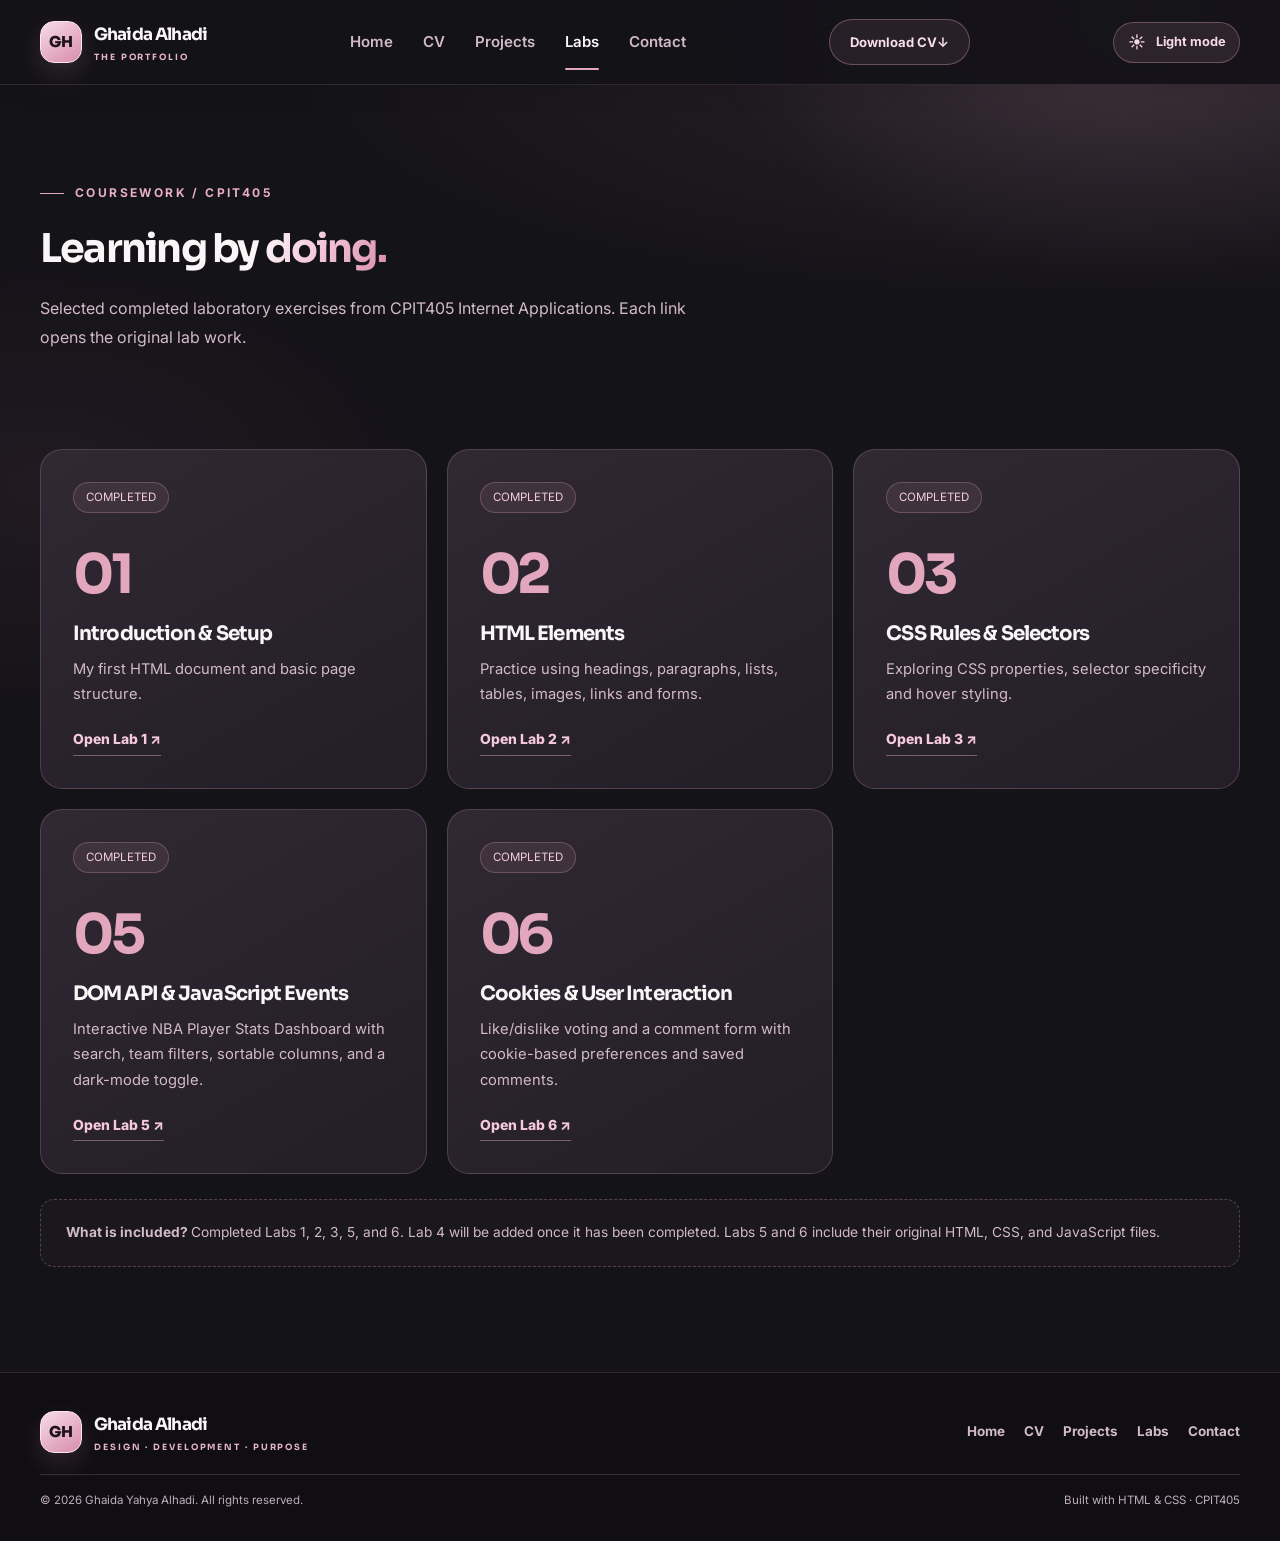
<file: labs.html>
<!DOCTYPE html>
<html lang="en">
 <head>
  <meta charset="utf-8"/>
  <meta content="width=device-width, initial-scale=1.0" name="viewport"/>
  <meta content="Completed CPIT405 Internet Applications labs: HTML, CSS, and layout practice." name="description"/>
  <meta content="#141318" name="theme-color"/>
  <title>
   Course Labs | Ghaida Yahya Alhadi
  </title>
  <link href="assets/images/favicon.svg" rel="icon" type="image/svg+xml"/>
  <link href="style.css" rel="stylesheet"/>
  <script src="theme.js"></script>
 </head>
 <body>
  <header class="site-header">
   <div class="container nav-inner">
    <a aria-label="Ghaida Alhadi, home" class="logo" href="index.html">
     <span class="logo-mark">
      GH
     </span>
     <span class="logo-text">
      Ghaida Alhadi
      <small>
       THE PORTFOLIO
      </small>
     </span>
    </a>
    <nav aria-label="Main navigation" class="nav-links">
     <a href="index.html">
      Home
     </a>
     <a href="cv.html">
      CV
     </a>
     <a href="projects.html">
      Projects
     </a>
     <a aria-current="page" href="labs.html">
      Labs
     </a>
     <a href="contact.html">
      Contact
     </a>
    </nav>
    <a class="nav-cta" download="" href="assets/Ghaida_Yahya_Alhadi_CV.pdf">
     Download CV
     <span aria-hidden="true">
      ↓
     </span>
    </a>
    <button aria-label="Switch to light mode" aria-pressed="false" class="theme-toggle" title="Switch to light mode" type="button">
     <span aria-hidden="true" class="theme-icon">
      ☀
     </span>
     <span class="theme-label">
      Light mode
     </span>
    </button>
    <details class="mobile-menu">
     <summary>
      Menu ☰
     </summary>
     <nav aria-label="Mobile navigation">
      <a href="index.html">
       Home
      </a>
      <a href="cv.html">
       CV
      </a>
      <a href="projects.html">
       Projects
      </a>
      <a aria-current="page" href="labs.html">
       Labs
      </a>
      <a href="contact.html">
       Contact
      </a>
      <a download="" href="assets/Ghaida_Yahya_Alhadi_CV.pdf">
       Download CV ↓
      </a>
     </nav>
    </details>
   </div>
  </header>
  <main id="main-content">
   <section class="page-heading">
    <div class="container">
     <p class="eyebrow">
      COURSEWORK / CPIT405
     </p>
     <h1>
      Learning by
      <span class="accent-text">
       doing.
      </span>
     </h1>
     <p>
      Selected completed laboratory exercises from CPIT405 Internet Applications. Each link opens the original lab work.
     </p>
    </div>
   </section>
   <section class="content-section">
    <div class="container">
     <div class="lab-grid">
      <article class="panel lab-card">
       <span class="lab-badge">
        COMPLETED
       </span>
       <span class="lab-number">
        01
       </span>
       <h3>
        Introduction &amp; Setup
       </h3>
       <p>
        My first HTML document and basic page structure.
       </p>
       <div class="card-links">
        <a href="labs/lab1.html">
         Open Lab 1 ↗
        </a>
       </div>
      </article>
      <article class="panel lab-card">
       <span class="lab-badge">
        COMPLETED
       </span>
       <span class="lab-number">
        02
       </span>
       <h3>
        HTML Elements
       </h3>
       <p>
        Practice using headings, paragraphs, lists, tables, images, links and forms.
       </p>
       <div class="card-links">
        <a href="labs/lab2.html">
         Open Lab 2 ↗
        </a>
       </div>
      </article>
      <article class="panel lab-card">
       <span class="lab-badge">
        COMPLETED
       </span>
       <span class="lab-number">
        03
       </span>
       <h3>
        CSS Rules &amp; Selectors
       </h3>
       <p>
        Exploring CSS properties, selector specificity and hover styling.
       </p>
       <div class="card-links">
        <a href="labs/lab3.html">
         Open Lab 3 ↗
        </a>
       </div>
      </article>
      <article class="panel lab-card">
       <span class="lab-badge">
        COMPLETED
       </span>
       <span class="lab-number">
        05
       </span>
       <h3>
        DOM API &amp; JavaScript Events
       </h3>
       <p>
        Interactive NBA Player Stats Dashboard with search, team filters, sortable columns, and a dark-mode toggle.
       </p>
       <div class="card-links">
        <a href="labs/lab5/index.html">
         Open Lab 5 ↗
        </a>
       </div>
      </article>
      <article class="panel lab-card">
       <span class="lab-badge">
        COMPLETED
       </span>
       <span class="lab-number">
        06
       </span>
       <h3>
        Cookies &amp; User Interaction
       </h3>
       <p>
        Like/dislike voting and a comment form with cookie-based preferences and saved comments.
       </p>
       <div class="card-links">
        <a href="labs/lab6/index.html">
         Open Lab 6 ↗
        </a>
       </div>
      </article>
     </div>
     <div class="subtle-note">
      <strong>
       What is included?
      </strong>
      Completed Labs 1, 2, 3, 5, and 6. Lab 4 will be added once it has been completed. Labs 5 and 6 include their original HTML, CSS, and JavaScript files.
     </div>
    </div>
   </section>
  </main>
  <footer class="site-footer">
   <div class="container">
    <div class="footer-top">
     <a class="logo" href="index.html">
      <span class="logo-mark">
       GH
      </span>
      <span class="logo-text">
       Ghaida Alhadi
       <small>
        DESIGN · DEVELOPMENT · PURPOSE
       </small>
      </span>
     </a>
     <div class="footer-links">
      <a href="index.html">
       Home
      </a>
      <a href="cv.html">
       CV
      </a>
      <a href="projects.html">
       Projects
      </a>
      <a href="labs.html">
       Labs
      </a>
      <a href="contact.html">
       Contact
      </a>
     </div>
    </div>
    <div class="footer-bottom">
     <span>
      © 2026 Ghaida Yahya Alhadi. All rights reserved.
     </span>
     <span>
      Built with HTML &amp; CSS · CPIT405
     </span>
    </div>
   </div>
  </footer>
 </body>
</html>
</file>
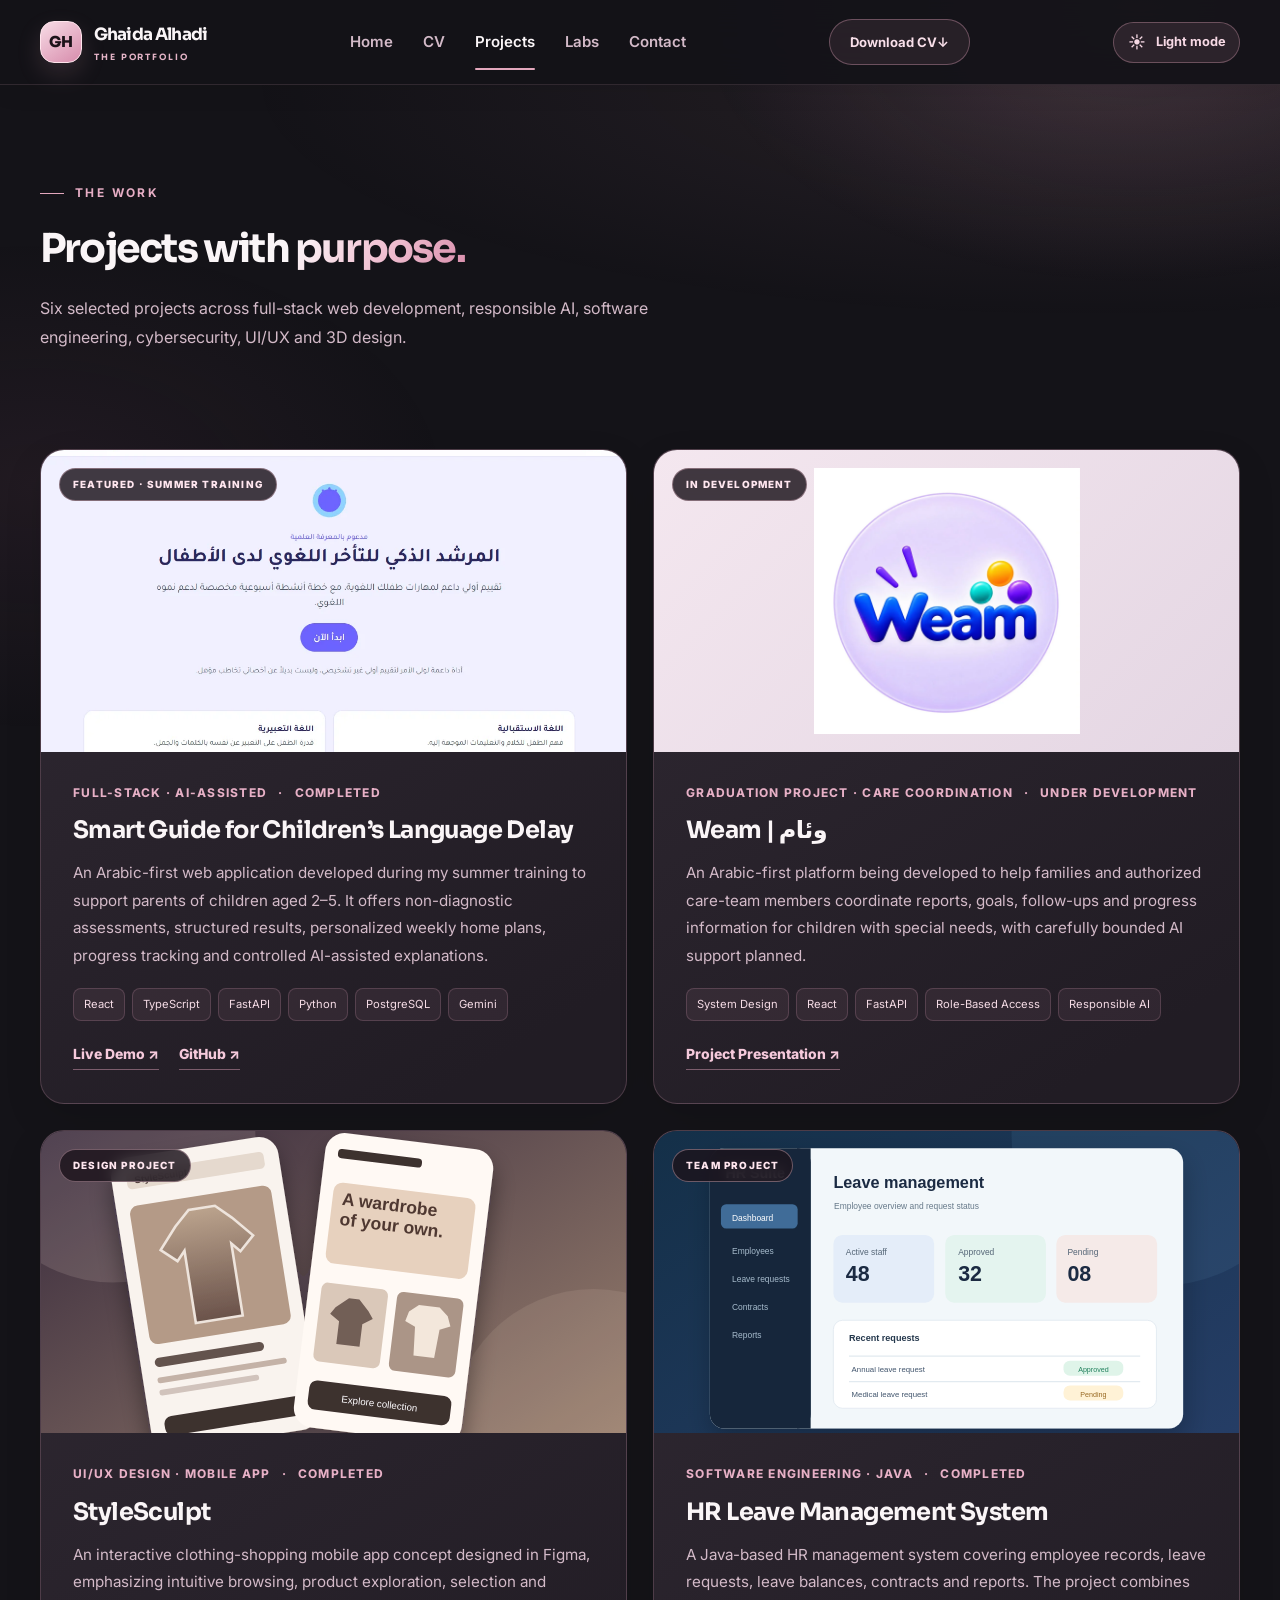
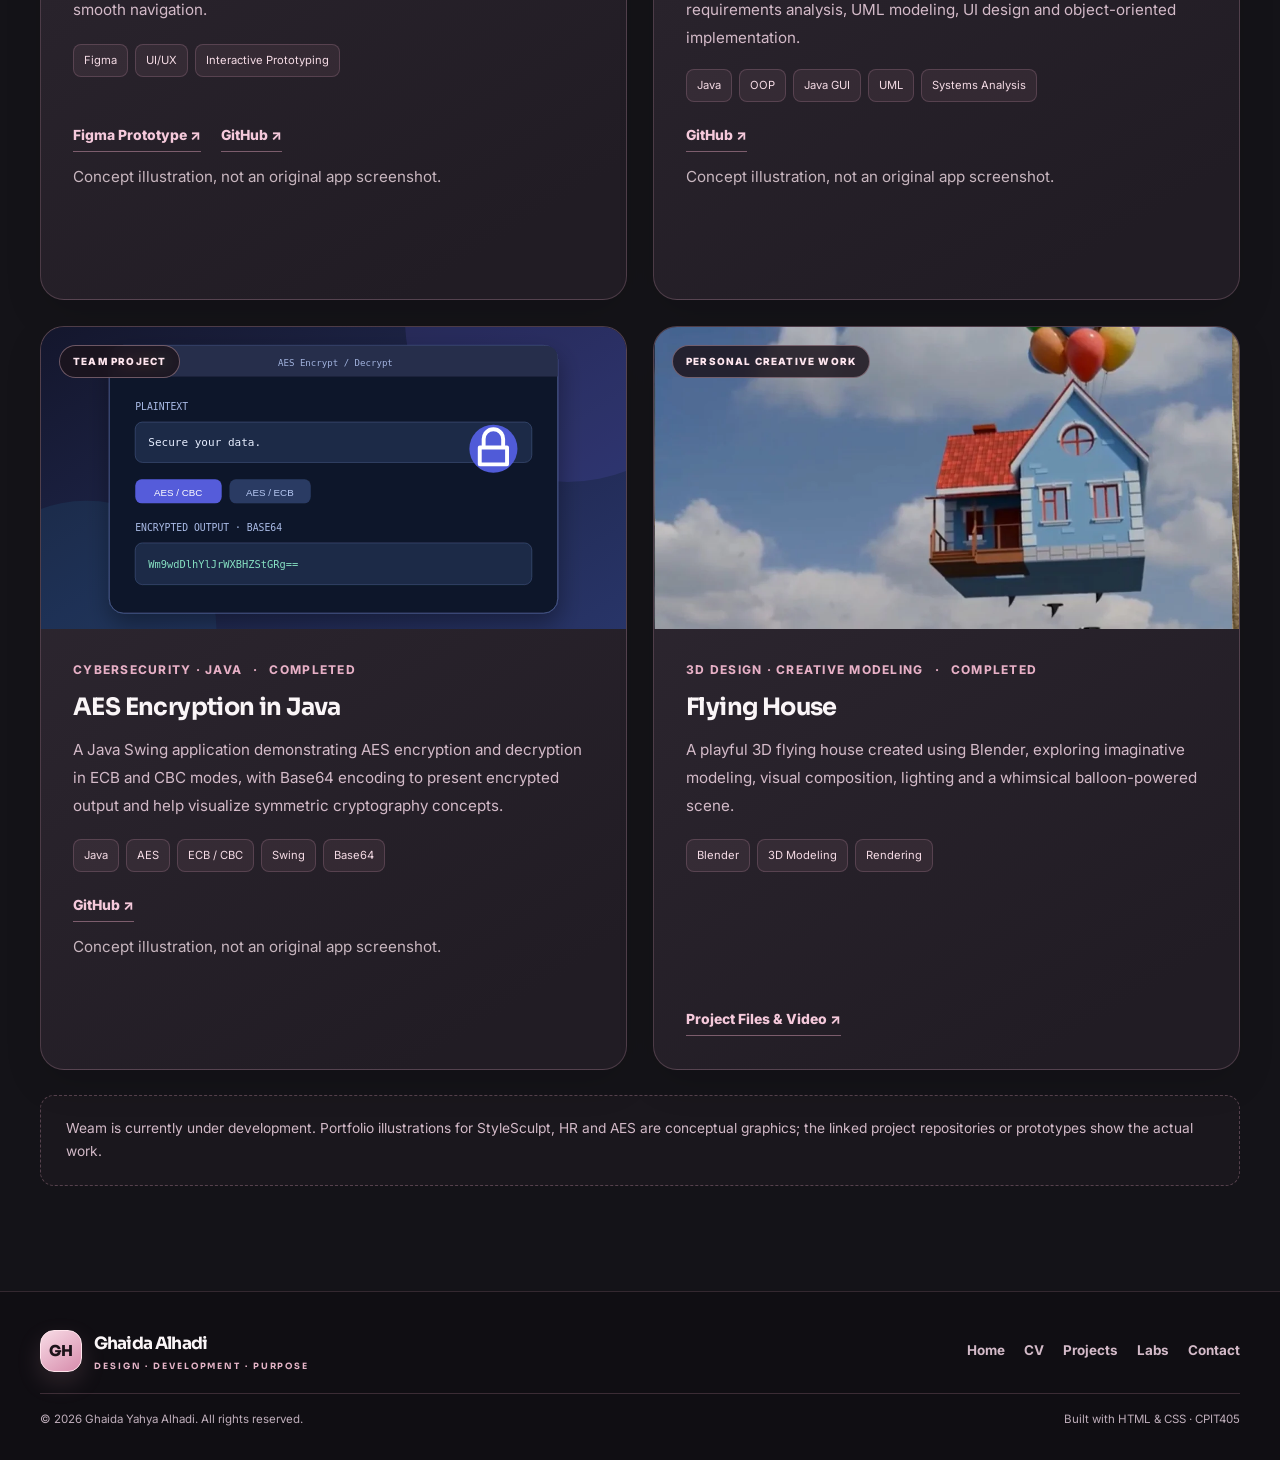
<file: projects.html>
<!DOCTYPE html>
<html lang="en">
 <head>
  <meta charset="utf-8"/>
  <meta content="width=device-width, initial-scale=1.0" name="viewport"/>
  <meta content="Six IT, AI, cybersecurity, 3D and UI/UX projects by Ghaida Alhadi." name="description"/>
  <meta content="#141318" name="theme-color"/>
  <title>
   Projects | Ghaida Yahya Alhadi
  </title>
  <link href="assets/images/favicon.svg" rel="icon" type="image/svg+xml"/>
  <link href="style.css" rel="stylesheet"/>
  <script src="theme.js"></script>
 </head>
 <body>
  <header class="site-header">
   <div class="container nav-inner">
    <a aria-label="Ghaida Alhadi, home" class="logo" href="index.html">
     <span class="logo-mark">
      GH
     </span>
     <span class="logo-text">
      Ghaida Alhadi
      <small>
       THE PORTFOLIO
      </small>
     </span>
    </a>
    <nav aria-label="Main navigation" class="nav-links">
     <a href="index.html">
      Home
     </a>
     <a href="cv.html">
      CV
     </a>
     <a aria-current="page" href="projects.html">
      Projects
     </a>
     <a href="labs.html">
      Labs
     </a>
     <a href="contact.html">
      Contact
     </a>
    </nav>
    <a class="nav-cta" download="" href="assets/Ghaida_Yahya_Alhadi_CV.pdf">
     Download CV
     <span aria-hidden="true">
      ↓
     </span>
    </a>
    <button aria-label="Switch to light mode" aria-pressed="false" class="theme-toggle" title="Switch to light mode" type="button">
     <span aria-hidden="true" class="theme-icon">
      ☀
     </span>
     <span class="theme-label">
      Light mode
     </span>
    </button>
    <details class="mobile-menu">
     <summary>
      Menu ☰
     </summary>
     <nav aria-label="Mobile navigation">
      <a href="index.html">
       Home
      </a>
      <a href="cv.html">
       CV
      </a>
      <a aria-current="page" href="projects.html">
       Projects
      </a>
      <a href="labs.html">
       Labs
      </a>
      <a href="contact.html">
       Contact
      </a>
      <a download="" href="assets/Ghaida_Yahya_Alhadi_CV.pdf">
       Download CV ↓
      </a>
     </nav>
    </details>
   </div>
  </header>
  <main id="main-content">
   <section class="page-heading">
    <div class="container">
     <p class="eyebrow">
      THE WORK
     </p>
     <h1>
      Projects with
      <span class="accent-text">
       purpose.
      </span>
     </h1>
     <p>
      Six selected projects across full-stack web development, responsible AI, software engineering, cybersecurity, UI/UX and 3D design.
     </p>
    </div>
   </section>
   <section class="content-section">
    <div class="container">
     <div class="project-list">
      <article class="project-card">
       <div class="card-image">
        <img alt="Actual landing page of the Smart Guide for Children’s Language Delay" loading="eager" src="assets/images/smart-guide.webp"/>
        <span class="tag">
         Featured · Summer Training
        </span>
       </div>
       <div class="card-body">
        <div class="card-meta">
         <span>
          Full-Stack · AI-Assisted
         </span>
         <span>
          ·
         </span>
         <span>
          Completed
         </span>
        </div>
        <h3>
         Smart Guide for Children’s Language Delay
        </h3>
        <p>
         An Arabic-first web application developed during my summer training to support parents of children aged 2–5. It offers non-diagnostic assessments, structured results, personalized weekly home plans, progress tracking and controlled AI-assisted explanations.
        </p>
        <ul class="chips">
         <li>
          React
         </li>
         <li>
          TypeScript
         </li>
         <li>
          FastAPI
         </li>
         <li>
          Python
         </li>
         <li>
          PostgreSQL
         </li>
         <li>
          Gemini
         </li>
        </ul>
        <div class="card-links">
         <a href="https://smart-guide-for-child-language-delay.netlify.app/" rel="noopener noreferrer" target="_blank">
          Live Demo
          <span aria-hidden="true">
           ↗
          </span>
         </a>
         <a href="https://github.com/ghaidaAlhady/language-Delay" rel="noopener noreferrer" target="_blank">
          GitHub
          <span aria-hidden="true">
           ↗
          </span>
         </a>
        </div>
       </div>
      </article>
      <article class="project-card">
       <div class="card-image weam">
        <img alt="Original Weam project logo" loading="eager" src="assets/images/weam-logo.webp"/>
        <span class="tag">
         In Development
        </span>
       </div>
       <div class="card-body">
        <div class="card-meta">
         <span>
          Graduation Project · Care Coordination
         </span>
         <span>
          ·
         </span>
         <span>
          Under Development
         </span>
        </div>
        <h3>
         Weam | وئام
        </h3>
        <p>
         An Arabic-first platform being developed to help families and authorized care-team members coordinate reports, goals, follow-ups and progress information for children with special needs, with carefully bounded AI support planned.
        </p>
        <ul class="chips">
         <li>
          System Design
         </li>
         <li>
          React
         </li>
         <li>
          FastAPI
         </li>
         <li>
          Role-Based Access
         </li>
         <li>
          Responsible AI
         </li>
        </ul>
        <div class="card-links">
         <a href="https://www.canva.com/d/8QLoi6Ktn4JMUfE" rel="noopener noreferrer" target="_blank">
          Project Presentation
          <span aria-hidden="true">
           ↗
          </span>
         </a>
        </div>
       </div>
      </article>
      <article class="project-card">
       <div class="card-image">
        <img alt="Stylized concept illustration of a fashion shopping app" loading="eager" src="assets/images/stylesculpt-concept.svg"/>
        <span class="tag">
         Design Project
        </span>
       </div>
       <div class="card-body">
        <div class="card-meta">
         <span>
          UI/UX Design · Mobile App
         </span>
         <span>
          ·
         </span>
         <span>
          Completed
         </span>
        </div>
        <h3>
         StyleSculpt
        </h3>
        <p>
         An interactive clothing-shopping mobile app concept designed in Figma, emphasizing intuitive browsing, product exploration, selection and smooth navigation.
        </p>
        <ul class="chips">
         <li>
          Figma
         </li>
         <li>
          UI/UX
         </li>
         <li>
          Interactive Prototyping
         </li>
        </ul>
        <div class="card-links">
         <a href="https://www.figma.com/proto/yh8PAT9Fqb9BVtZ8dVjMpF/StyleSculpt?node-id=107-12&amp;starting-point-node-id=107%3A12" rel="noopener noreferrer" target="_blank">
          Figma Prototype
          <span aria-hidden="true">
           ↗
          </span>
         </a>
         <a href="https://github.com/ghaidaAlhady/StyleSculpt-UI-Design" rel="noopener noreferrer" target="_blank">
          GitHub
          <span aria-hidden="true">
           ↗
          </span>
         </a>
        </div>
        <p class="illustration-note">
         Concept illustration, not an original app screenshot.
        </p>
       </div>
      </article>
      <article class="project-card">
       <div class="card-image">
        <img alt="Illustrative HR dashboard graphic" loading="eager" src="assets/images/hr-concept.svg"/>
        <span class="tag">
         Team Project
        </span>
       </div>
       <div class="card-body">
        <div class="card-meta">
         <span>
          Software Engineering · Java
         </span>
         <span>
          ·
         </span>
         <span>
          Completed
         </span>
        </div>
        <h3>
         HR Leave Management System
        </h3>
        <p>
         A Java-based HR management system covering employee records, leave requests, leave balances, contracts and reports. The project combines requirements analysis, UML modeling, UI design and object-oriented implementation.
        </p>
        <ul class="chips">
         <li>
          Java
         </li>
         <li>
          OOP
         </li>
         <li>
          Java GUI
         </li>
         <li>
          UML
         </li>
         <li>
          Systems Analysis
         </li>
        </ul>
        <div class="card-links">
         <a href="https://github.com/ghaidaAlhady/hr-leave-management-system" rel="noopener noreferrer" target="_blank">
          GitHub
          <span aria-hidden="true">
           ↗
          </span>
         </a>
        </div>
        <p class="illustration-note">
         Concept illustration, not an original app screenshot.
        </p>
       </div>
      </article>
      <article class="project-card">
       <div class="card-image">
        <img alt="Illustrative AES encryption desktop application graphic" loading="eager" src="assets/images/aes-concept.svg"/>
        <span class="tag">
         Team Project
        </span>
       </div>
       <div class="card-body">
        <div class="card-meta">
         <span>
          Cybersecurity · Java
         </span>
         <span>
          ·
         </span>
         <span>
          Completed
         </span>
        </div>
        <h3>
         AES Encryption in Java
        </h3>
        <p>
         A Java Swing application demonstrating AES encryption and decryption in ECB and CBC modes, with Base64 encoding to present encrypted output and help visualize symmetric cryptography concepts.
        </p>
        <ul class="chips">
         <li>
          Java
         </li>
         <li>
          AES
         </li>
         <li>
          ECB / CBC
         </li>
         <li>
          Swing
         </li>
         <li>
          Base64
         </li>
        </ul>
        <div class="card-links">
         <a href="https://github.com/ghaidaAlhady/aes-encryption-java" rel="noopener noreferrer" target="_blank">
          GitHub
          <span aria-hidden="true">
           ↗
          </span>
         </a>
        </div>
        <p class="illustration-note">
         Concept illustration, not an original app screenshot.
        </p>
       </div>
      </article>
      <article class="project-card">
       <div class="card-image">
        <img alt="Actual Blender render of a blue house floating beneath colorful balloons" loading="eager" src="assets/images/flying-house.webp"/>
        <span class="tag">
         Personal Creative Work
        </span>
       </div>
       <div class="card-body">
        <div class="card-meta">
         <span>
          3D Design · Creative Modeling
         </span>
         <span>
          ·
         </span>
         <span>
          Completed
         </span>
        </div>
        <h3>
         Flying House
        </h3>
        <p>
         A playful 3D flying house created using Blender, exploring imaginative modeling, visual composition, lighting and a whimsical balloon-powered scene.
        </p>
        <ul class="chips">
         <li>
          Blender
         </li>
         <li>
          3D Modeling
         </li>
         <li>
          Rendering
         </li>
        </ul>
        <div class="card-links">
         <a href="https://drive.google.com/drive/folders/1yYOrcBUS6oCPJ-LSFo_4ue1uD517QK8V" rel="noopener noreferrer" target="_blank">
          Project Files &amp; Video
          <span aria-hidden="true">
           ↗
          </span>
         </a>
        </div>
       </div>
      </article>
     </div>
     <div class="subtle-note">
      Weam is currently under development. Portfolio illustrations for StyleSculpt, HR and AES are conceptual graphics; the linked project repositories or prototypes show the actual work.
     </div>
    </div>
   </section>
  </main>
  <footer class="site-footer">
   <div class="container">
    <div class="footer-top">
     <a class="logo" href="index.html">
      <span class="logo-mark">
       GH
      </span>
      <span class="logo-text">
       Ghaida Alhadi
       <small>
        DESIGN · DEVELOPMENT · PURPOSE
       </small>
      </span>
     </a>
     <div class="footer-links">
      <a href="index.html">
       Home
      </a>
      <a href="cv.html">
       CV
      </a>
      <a href="projects.html">
       Projects
      </a>
      <a href="labs.html">
       Labs
      </a>
      <a href="contact.html">
       Contact
      </a>
     </div>
    </div>
    <div class="footer-bottom">
     <span>
      © 2026 Ghaida Yahya Alhadi. All rights reserved.
     </span>
     <span>
      Built with HTML &amp; CSS · CPIT405
     </span>
    </div>
   </div>
  </footer>
 </body>
</html>
</file>
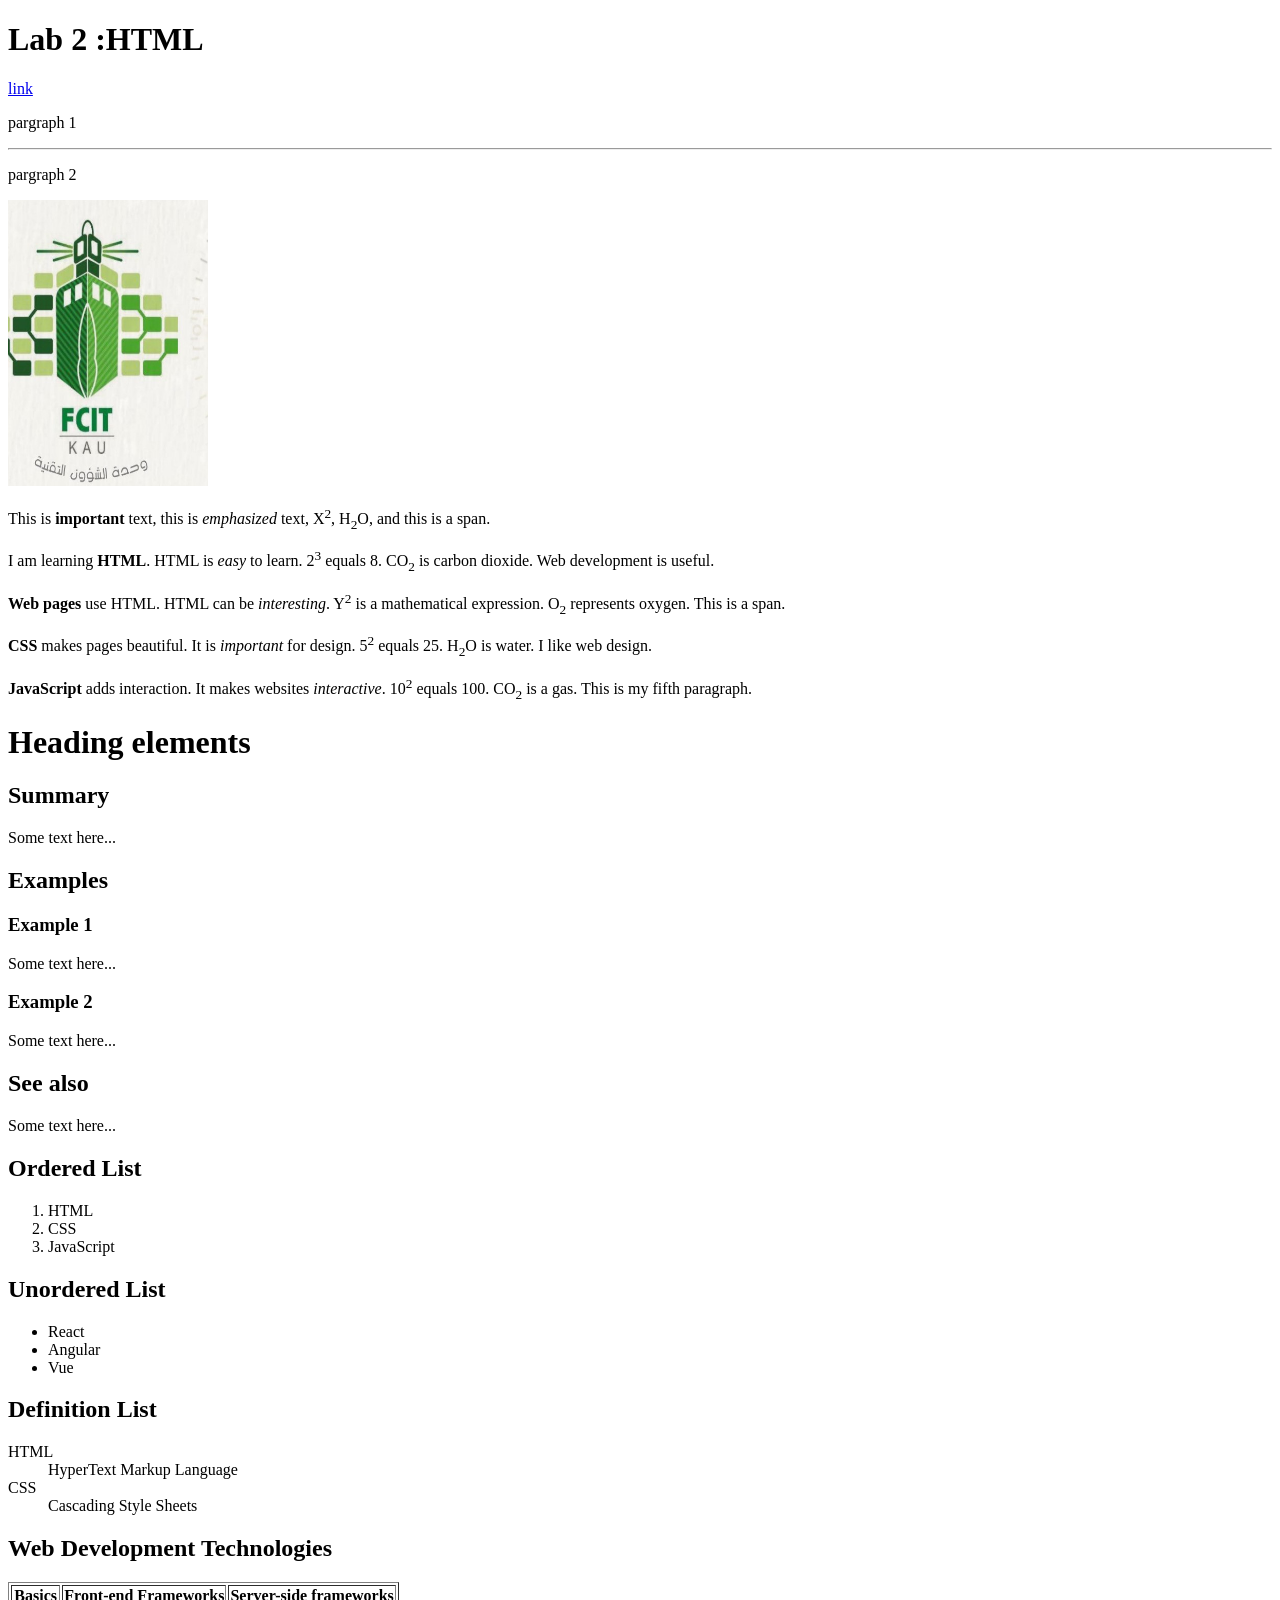
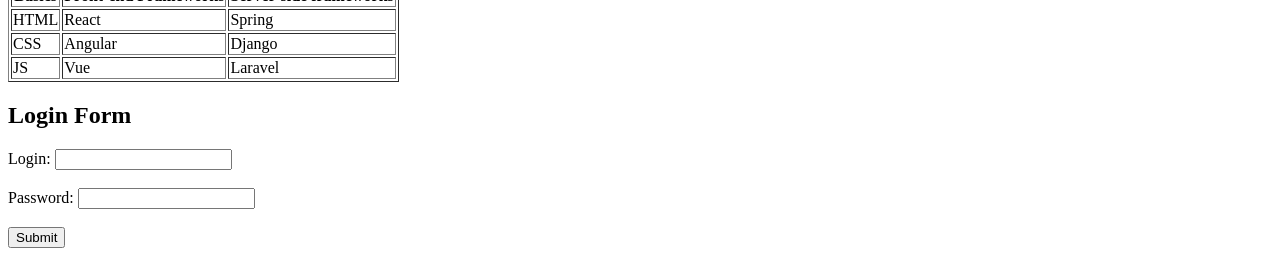
<file: labs/lab2.html>
<!DOCTYPE html>
<html lang="en">
<head>
    <meta charset="UTF-8">
    <meta name="viewport" content="width=device-width, initial-scale=1.0">
    <title>CPIT-405 lab 2</title>
</head>
<body>
    <h1>Lab 2 :HTML</h1>
    <a href= "https://cpit405.gitlab.io">link</a>
    <p>pargraph 1</p>
    <hr>
    <p>pargraph 2</p>
    <a href="https://cpit405.gitlab.io">
        <img src="photo.jpg.png" alt="My image" width="200">
    </a>
    <p>
    This is <strong>important</strong> text,
    this is <em>emphasized</em> text,
    X<sup>2</sup>,
    H<sub>2</sub>O,
    and <span>this is a span</span>.
</p>
<p>
    I am learning <strong>HTML</strong>.
    HTML is <em>easy</em> to learn.
    2<sup>3</sup> equals 8.
    CO<sub>2</sub> is carbon dioxide.
    <span>Web development is useful.</span>
</p>
<p>
    <strong>Web pages</strong> use HTML.
    HTML can be <em>interesting</em>.
    Y<sup>2</sup> is a mathematical expression.
    O<sub>2</sub> represents oxygen.
    <span>This is a span.</span>
</p>
<p>
    <strong>CSS</strong> makes pages beautiful.
    It is <em>important</em> for design.
    5<sup>2</sup> equals 25.
    H<sub>2</sub>O is water.
    <span>I like web design.</span>
</p>
<p>
    <strong>JavaScript</strong> adds interaction.
    It makes websites <em>interactive</em>.
    10<sup>2</sup> equals 100.
    CO<sub>2</sub> is a gas.
    <span>This is my fifth paragraph.</span>
</p>
<h1>Heading elements</h1>

<h2>Summary</h2>

<p>Some text here...</p>

<h2>Examples</h2>

<h3>Example 1</h3>

<p>Some text here...</p>

<h3>Example 2</h3>

<p>Some text here...</p>

<h2>See also</h2>

<p>Some text here...</p>
<h2>Ordered List</h2>

<ol>
    <li>HTML</li>
    <li>CSS</li>
    <li>JavaScript</li>
</ol>
<h2>Unordered List</h2>

<ul>
    <li>React</li>
    <li>Angular</li>
    <li>Vue</li>
</ul>
<h2>Definition List</h2>

<dl>
    <dt>HTML</dt>
    <dd>HyperText Markup Language</dd>

    <dt>CSS</dt>
    <dd>Cascading Style Sheets</dd>
</dl>
<h2>Web Development Technologies</h2>

<table border="1">

    <tr>
        <th>Basics</th>
        <th>Front-end Frameworks</th>
        <th>Server-side frameworks</th>
    </tr>

    <tr>
        <td>HTML</td>
        <td>React</td>
        <td>Spring</td>
    </tr>

    <tr>
        <td>CSS</td>
        <td>Angular</td>
        <td>Django</td>
    </tr>

    <tr>
        <td>JS</td>
        <td>Vue</td>
        <td>Laravel</td>
    </tr>

</table>
<h2>Login Form</h2>

<form>

    <label for="login">Login:</label>
    <input type="text" id="login">

    <br><br>

    <label for="password">Password:</label>
    <input type="password" id="password">

    <br><br>

    <input type="submit" value="Submit">

</form>
    <p></p>

</body>
</html>
</file>
<file: style.css>
/* CPIT405 Portfolio
   Edit the main colors in :root. The light theme starts at html[data-theme="light"].
   Page styles are shared by Home, CV, Projects, Labs, and Contact.
*/

@import url("https://fonts.googleapis.com/css2?family=Inter:wght@400;500;600;700;800&family=Sora:wght@400;500;600;700;800&display=swap");

:root {
    --bg: #141318;
    --surface: #302933;
    --primary: #E3A7BD;
    --lavender: #E3A7BD;
    --white: #FAF5F7;
    --muted: #D3BAC8;
    --border: rgba(227,167,189,.18);
    --card: #231E27;
    --content: 1160px;
    --shadow: 0 28px 80px rgba(3,4,20,.24);
}

* {
    box-sizing: border-box;
}

html {
    scroll-behavior: smooth;
}

body {
    margin: 0;
    min-width: 320px;
    background: var(--bg);
    color: var(--white);
    font-family: Inter,"Segoe UI",Arial,sans-serif;
    line-height: 1.65;
    -webkit-font-smoothing: antialiased;
}

body::before {
    content: "";
    pointer-events: none;
    position: fixed;
    inset: 0;
    z-index: -1;
    background: radial-gradient(ellipse 60% 45% at 88% 1%,rgba(227,167,189,.16),transparent 78%),radial-gradient(ellipse 42% 52% at 5% 75%,rgba(227,167,189,.05),transparent 84%);
}

a {
    color: inherit;
    text-decoration: none;
}

a:focus-visible,button:focus-visible,input:focus-visible,textarea:focus-visible,summary:focus-visible {
    outline: 3px solid var(--lavender);
    outline-offset: 4px;
}

img {
    max-width: 100%;
    display: block;
}

button,input,textarea {
    font: inherit;
}

h1,h2,h3,p {
    margin-top: 0;
}

p {
    color: var(--muted);
}

.container {
    width: min(var(--content),calc(100% - 52px));
    margin: 0 auto;
}

.site-header {
    position: sticky;
    z-index: 20;
    top: 0;
    background: rgba(12,16,35,.90);
    border-bottom: 1px solid rgba(227,167,189,.12);
    backdrop-filter: blur(19px);
}

.nav-inner {
    min-height: 79px;
    display: flex;
    align-items: center;
    justify-content: space-between;
    gap: 28px;
}

.logo {
    font-size: 1.06rem;
    font-weight: 800;
    letter-spacing: -.04em;
    display: flex;
    align-items: center;
    gap: 11px;
    flex-shrink: 0;
}

.logo-mark {
    height: 38px;
    width: 38px;
    display: grid;
    place-items: center;
    border-radius: 11px;
    background: linear-gradient(135deg,var(--primary),var(--lavender));
    color: #141318;
    font-weight: 900;
    font-size: .94rem;
    box-shadow: 0 10px 27px rgba(227,167,189,.2);
}

.logo-text small {
    display: block;
    color: var(--lavender);
    font-size: .57rem;
    letter-spacing: .24em;
    font-weight: 700;
    line-height: 1.2;
    margin-top: 3px;
}

.nav-links {
    display: flex;
    align-items: center;
    gap: 30px;
}

.nav-links a {
    font-size: .85rem;
    font-weight: 600;
    color: #D3BAC8;
    transition: color .2s;
}

.nav-links a:hover,.nav-links a[aria-current="page"] {
    color: #fff;
}

.nav-links a[aria-current="page"] {
    position: relative;
}

.nav-links a[aria-current="page"]::after {
    content: "";
    position: absolute;
    left: 0;
    right: 0;
    bottom: -13px;
    height: 2px;
    border-radius: 2px;
    background: var(--lavender);
}

.nav-cta {
    display: inline-flex;
    align-items: center;
    justify-content: center;
    border: 1px solid rgba(227,167,189,.37);
    padding: 9px 17px;
    border-radius: 100px;
    background: rgba(227,167,189,.10);
    font-size: .82rem;
    font-weight: 700;
    transition: all .2s;
}

.nav-cta:hover {
    background: var(--primary);
    border-color: var(--primary);
}

.mobile-menu {
    display: none;
}

.eyebrow,.section-kicker {
    font-size: .71rem;
    letter-spacing: .19em;
    text-transform: uppercase;
    font-weight: 800;
    color: var(--lavender);
}

.eyebrow {
    display: inline-flex;
    align-items: center;
    gap: 11px;
    margin-bottom: 21px;
}

.eyebrow::before {
    content: "";
    width: 24px;
    height: 1px;
    background: var(--lavender);
}

.hero {
    padding: 100px 0 58px;
    overflow: hidden;
    position: relative;
}

.hero-layout {
    display: grid;
    grid-template-columns: 1.04fr .96fr;
    align-items: center;
    gap: 36px;
}

.hero h1 {
    font-size: clamp(3.25rem,5.9vw,6.4rem);
    line-height: 1.045;
    letter-spacing: -.075em;
    margin-bottom: 24px;
    max-width: 620px;
    font-weight: 800;
}

.accent-text {
    background: linear-gradient(120deg,#FAF5F7 15%,var(--lavender) 83%);
    background-clip: text;
    -webkit-background-clip: text;
    color: transparent;
}

.hero-subtitle {
    font-weight: 650;
    letter-spacing: .01em;
    color: #FBE7EE;
    font-size: 1.12rem;
    margin-bottom: 12px;
}

.hero-copy {
    max-width: 545px;
    font-size: 1.01rem;
    line-height: 1.85;
    margin-bottom: 28px;
}

.button-row {
    display: flex;
    flex-wrap: wrap;
    gap: 12px;
}

.button {
    min-height: 47px;
    border-radius: 11px;
    padding: 11px 21px;
    display: inline-flex;
    justify-content: center;
    align-items: center;
    gap: 12px;
    border: 1px solid var(--border);
    font-size: .83rem;
    font-weight: 800;
    transition: transform .2s ease,background .2s ease,box-shadow .2s ease;
    cursor: pointer;
}

.button:hover {
    transform: translateY(-3px);
    box-shadow: 0 12px 28px rgba(6,8,29,.20);
}

.button-primary {
    background: var(--primary);
    border-color: var(--primary);
    color: #fff;
}

.button-primary:hover {
    background: #F1C1D2;
}

.button-outline {
    background: rgba(227,167,189,.06);
    border-color: rgba(227,167,189,.3);
}

.button-outline:hover {
    background: rgba(227,167,189,.12);
}

.tiny-arrow {
    font-size: 1.1rem;
    line-height: 1;
}

.hero-side {
    position: relative;
    min-height: 525px;
    display: grid;
    place-items: center;
}

.orbit-scene {
    position: relative;
    aspect-ratio: 1;
    width: 100%;
    max-width: 530px;
    animation: sceneRise .8s ease-out both;
}

.orbit-scene::before {
    content: "";
    position: absolute;
    inset: 15%;
    background: radial-gradient(circle,rgba(227,167,189,.29),transparent 73%);
    filter: blur(13px);
}

.orbit-svg {
    width: 100%;
    height: 100%;
    overflow: visible;
    filter: drop-shadow(0 30px 50px rgba(30,30,90,.22));
}

.art-floating {
    position: absolute;
    left: 9%;
    bottom: 14%;
    background: rgba(27,30,68,.91);
    border: 1px solid rgba(227,167,189,.25);
    border-radius: 16px;
    box-shadow: var(--shadow);
    padding: 17px 20px;
    max-width: 208px;
    animation: float 7s ease-in-out infinite;
}

.art-floating .sub {
    font-size: .6rem;
    letter-spacing: .14em;
    color: var(--lavender);
    font-weight: 800;
}

.art-floating strong {
    font-size: .91rem;
    display: block;
    margin-top: 6px;
}

.art-mini {
    position: absolute;
    right: 0;
    top: 22%;
    padding: 10px 13px;
    border-radius: 10px;
    background: var(--surface);
    border: 1px solid var(--border);
    font-weight: 700;
    color: #FAF5F7;
    font-size: .74rem;
    box-shadow: var(--shadow);
    animation: float 9s ease-in-out -2s infinite;
}

.stars {
    position: absolute;
    inset: 0;
    pointer-events: none;
    background-image: radial-gradient(var(--lavender) 1px,transparent 1.2px);
    background-size: 75px 74px;
    opacity: .11;
    mask-image: radial-gradient(ellipse at center,black 12%,transparent 80%);
}

.stats-strip {
    display: grid;
    grid-template-columns: repeat(3,1fr);
    gap: 18px;
    border-top: 1px solid var(--border);
    border-bottom: 1px solid var(--border);
    padding: 23px 0;
    margin-top: 28px;
}

.stat {
    display: flex;
    align-items: center;
    gap: 18px;
}

.stat strong {
    font-size: 1.7rem;
    font-weight: 750;
    line-height: 1;
    letter-spacing: -.06em;
}

.stat span {
    font-size: .78rem;
    color: var(--muted);
    line-height: 1.45;
    max-width: 180px;
}

.section {
    padding: 92px 0;
}

.section-header {
    display: flex;
    align-items: end;
    justify-content: space-between;
    gap: 28px;
    margin-bottom: 34px;
}

.section-kicker {
    margin: 0 0 12px;
}

.section-header h2,.page-heading h1 {
    font-size: clamp(2.5rem,4vw,4.2rem);
    line-height: 1.12;
    letter-spacing: -.055em;
    margin: 0;
    font-weight: 800;
}

.section-header p {
    max-width: 380px;
    font-size: .89rem;
    margin: 0;
}

.link-inline {
    font-size: .86rem;
    font-weight: 750;
    color: #F7D5E3;
    white-space: nowrap;
    border-bottom: 1px solid rgba(227,167,189,.55);
    padding-bottom: 5px;
    align-self: flex-end;
}

.link-inline:hover {
    color: #fff;
}

.featured-grid {
    display: grid;
    grid-template-columns: 1fr 1fr;
    gap: 22px;
}

.feature-card,.project-card {
    background: linear-gradient(150deg,rgba(48,41,51,.62),rgba(31,25,34,.92));
    border: 1px solid var(--border);
    border-radius: 20px;
    overflow: hidden;
    transition: transform .25s,border-color .25s,box-shadow .25s;
}

.feature-card:hover,.project-card:hover {
    transform: translateY(-5px);
    border-color: rgba(227,167,189,.5);
    box-shadow: var(--shadow);
}

.card-image {
    height: 300px;
    position: relative;
    overflow: hidden;
    background: #252853;
}

.card-image img {
    height: 100%;
    width: 100%;
    object-fit: cover;
    transition: transform .5s ease;
}

.feature-card:hover img,.project-card:hover img {
    transform: scale(1.035);
}

.card-image.weam {
    background: linear-gradient(120deg,#F2EFFF,#E9E2FF);
}

.card-image.weam img {
    object-fit: contain;
    padding: 18px;
}

.card-image .tag {
    position: absolute;
    top: 18px;
    left: 18px;
    border-radius: 100px;
    padding: 5px 11px;
    font-size: .62rem;
    letter-spacing: .12em;
    background: rgba(12,16,35,.82);
    backdrop-filter: blur(7px);
    font-weight: 850;
    text-transform: uppercase;
    border: 1px solid rgba(255,255,255,.18);
}

.card-body {
    padding: 27px 28px 30px;
}

.card-meta {
    display: flex;
    gap: 11px;
    align-items: center;
    font-weight: 750;
    font-size: .7rem;
    color: var(--lavender);
    text-transform: uppercase;
    letter-spacing: .09em;
    margin-bottom: 11px;
    flex-wrap: wrap;
}

.card-body h3 {
    font-size: 1.45rem;
    line-height: 1.3;
    letter-spacing: -.025em;
    margin-bottom: 12px;
}

.card-body p {
    font-size: .88rem;
    line-height: 1.75;
    margin-bottom: 18px;
}

.chips {
    display: flex;
    flex-wrap: wrap;
    gap: 7px;
    margin: 0 0 22px;
    padding: 0;
    list-style: none;
}

.chips li {
    font-size: .7rem;
    color: #F4D9E1;
    padding: 5px 9px;
    background: rgba(227,167,189,.08);
    border: 1px solid rgba(227,167,189,.13);
    border-radius: 6px;
}

.card-links {
    display: flex;
    flex-wrap: wrap;
    gap: 20px;
    align-items: center;
    margin-top: auto;
}

.card-links a {
    color: #F5D9E4;
    font-size: .82rem;
    font-weight: 800;
    border-bottom: 1px solid rgba(227,167,189,.45);
    padding-bottom: 3px;
}

.card-links a:hover {
    color: white;
}

.split-section {
    display: grid;
    grid-template-columns: .95fr 1.05fr;
    gap: 60px;
    align-items: center;
}

.section-copy h2 {
    font-size: clamp(2.4rem,3.6vw,3.9rem);
    letter-spacing: -.05em;
    line-height: 1.16;
    margin: 0 0 19px;
}

.section-copy p {
    font-size: .94rem;
    line-height: 1.8;
    margin-bottom: 27px;
}

.experience-panel {
    padding: 30px 32px;
    background: linear-gradient(145deg,rgba(48,41,51,.82),rgba(24,20,27,.95));
    border: 1px solid var(--border);
    border-radius: 20px;
    position: relative;
}

.experience-panel::before {
    content: "";
    position: absolute;
    left: -1px;
    top: 36px;
    bottom: 36px;
    width: 3px;
    background: linear-gradient(var(--primary),var(--lavender));
    border-radius: 3px;
}

.experience-panel .time {
    font-size: .75rem;
    color: var(--lavender);
    font-weight: 800;
    letter-spacing: .06em;
}

.experience-panel h3 {
    font-size: 1.3rem;
    margin: 10px 0 4px;
}

.experience-panel .org {
    font-size: .83rem;
    color: #F9E8EF;
}

.experience-panel ul {
    padding-left: 18px;
    color: var(--muted);
    font-size: .84rem;
    line-height: 1.8;
    margin: 19px 0 0;
}

.experience-panel li+li {
    margin-top: 7px;
}

.skills-mini {
    display: grid;
    grid-template-columns: repeat(2,1fr);
    gap: 14px;
}

.skill-box {
    border: 1px solid var(--border);
    background: rgba(48,41,51,.45);
    padding: 24px;
    border-radius: 15px;
    min-height: 137px;
}

.skill-box .glyph {
    display: inline-grid;
    place-items: center;
    width: 39px;
    height: 39px;
    background: rgba(227,167,189,.13);
    border: 1px solid rgba(227,167,189,.25);
    color: #C6CBFF;
    border-radius: 10px;
    font-size: 1.1rem;
    margin-bottom: 13px;
}

.skill-box h3 {
    font-size: .98rem;
    margin-bottom: 7px;
}

.skill-box p {
    font-size: .76rem;
    line-height: 1.6;
    margin-bottom: 0;
}

.cta-panel {
    padding: 48px 55px;
    background: linear-gradient(115deg,rgba(227,167,189,.43),rgba(48,41,51,.78) 72%);
    border: 1px solid rgba(227,167,189,.27);
    border-radius: 22px;
    display: flex;
    align-items: center;
    justify-content: space-between;
    gap: 25px;
}

.cta-panel h2 {
    font-size: clamp(1.7rem,3vw,2.75rem);
    letter-spacing: -.035em;
    margin: 0 0 9px;
}

.cta-panel p {
    margin: 0;
    font-size: .89rem;
}

.site-footer {
    padding: 38px 0 30px;
    border-top: 1px solid var(--border);
    background: rgba(9,12,29,.4);
}

.footer-top {
    display: flex;
    justify-content: space-between;
    align-items: center;
    gap: 24px;
    flex-wrap: wrap;
    padding-bottom: 21px;
}

.footer-top p {
    font-size: .8rem;
    margin: 0;
}

.footer-links {
    display: flex;
    gap: 19px;
    flex-wrap: wrap;
}

.footer-links a {
    font-size: .78rem;
    font-weight: 700;
    color: #BDC2E9;
}

.footer-links a:hover {
    color: white;
}

.footer-bottom {
    display: flex;
    justify-content: space-between;
    gap: 20px;
    border-top: 1px solid var(--border);
    padding-top: 16px;
    color: #AFA1AE;
    font-size: .72rem;
}

.page-heading {
    padding: 87px 0 43px;
}

.page-heading h1 {
    margin: 0 0 20px;
    max-width: 850px;
}

.page-heading>div>p:last-child {
    max-width: 660px;
    line-height: 1.8;
    font-size: .96rem;
}

.page-heading strong {
    color: white;
}

.content-section {
    padding: 28px 0 90px;
}

.project-list {
    display: grid;
    grid-template-columns: repeat(2,1fr);
    gap: 23px;
}

.project-card {
    display: flex;
    flex-direction: column;
}

.project-card .card-image {
    height: 315px;
}

.project-card .card-body {
    display: flex;
    flex-direction: column;
    flex: 1;
}

.project-card .card-body h3 {
    font-size: 1.42rem;
}

.project-card .card-body p {
    min-height: 85px;
}

.project-card .card-links {
    margin-top: auto;
}

.illustration-note {
    font-size: .69rem;
    color: #AEB2D0;
    margin-top: 11px;
    margin-bottom: 0;
}

.panel {
    border: 1px solid var(--border);
    background: linear-gradient(145deg,rgba(48,41,51,.61),rgba(34,28,37,.91));
    border-radius: 20px;
    padding: 30px;
}

.cv-overview {
    display: grid;
    grid-template-columns: 1.15fr .85fr;
    gap: 25px;
    align-items: stretch;
}

.cv-highlight {
    padding: 35px;
}

.cv-highlight h2 {
    font-size: 2rem;
    letter-spacing: -.04em;
    margin: 0 0 18px;
}

.cv-highlight p {
    font-size: .89rem;
    line-height: 1.86;
}

.cv-download {
    display: flex;
    flex-direction: column;
    justify-content: space-between;
    background: linear-gradient(130deg,rgba(227,167,189,.28),rgba(48,41,51,.66));
}

.cv-download .document-icon {
    display: grid;
    place-items: center;
    width: 65px;
    height: 65px;
    background: rgba(227,167,189,.2);
    color: #EDF0FF;
    border: 1px solid var(--border);
    border-radius: 17px;
    font-size: 2rem;
}

.cv-download h3 {
    font-size: 1.25rem;
    margin: 22px 0 7px;
}

.cv-download p {
    font-size: .82rem;
}

.cv-block {
    margin-top: 68px;
}

.cv-block .section-header {
    margin-bottom: 25px;
}

.cv-block .section-header h2 {
    font-size: 2.2rem;
}

.timeline-stack {
    display: grid;
    gap: 16px;
}

.timeline-item {
    display: grid;
    grid-template-columns: 185px 1fr;
    gap: 20px;
    border: 1px solid var(--border);
    border-radius: 16px;
    padding: 25px 27px;
    background: rgba(48,41,51,.42);
}

.timeline-item time {
    font-size: .8rem;
    color: var(--lavender);
    font-weight: 800;
}

.timeline-item h3 {
    font-size: 1.09rem;
    margin: 0 0 5px;
}

.timeline-item .place {
    font-size: .83rem;
    color: #FAF5F7;
    margin-bottom: 8px;
}

.timeline-item p,.timeline-item li {
    font-size: .84rem;
    line-height: 1.75;
    margin-bottom: 0;
}

.timeline-item ul {
    padding-left: 18px;
    color: var(--muted);
    margin: 12px 0 0;
}

.timeline-item li+li {
    margin-top: 6px;
}

.skills-columns {
    display: grid;
    grid-template-columns: repeat(3,1fr);
    gap: 15px;
}

.skills-columns .panel {
    padding: 25px;
}

.skills-columns h3 {
    margin-bottom: 12px;
    font-size: 1rem;
}

.skills-columns p {
    font-size: .83rem;
    margin: 0;
}

.cert-grid {
    display: grid;
    grid-template-columns: repeat(3,1fr);
    gap: 15px;
}

.cert-card {
    display: flex;
    flex-direction: column;
    background: rgba(48,41,51,.52);
    border: 1px solid var(--border);
    border-radius: 13px;
    overflow: hidden;
    transition: transform .2s,border-color .2s;
}

.cert-card:hover {
    transform: translateY(-3px);
    border-color: rgba(227,167,189,.5);
}

.cert-thumb {
    height: 146px;
    background: #F3F5FA;
    display: grid;
    place-items: center;
    overflow: hidden;
}

.cert-thumb img {
    width: 100%;
    height: 100%;
    object-fit: contain;
}

.cert-details {
    padding: 16px;
    flex: 1;
}

.cert-details h3 {
    font-size: .87rem;
    line-height: 1.45;
    margin: 0 0 8px;
}

.cert-details p {
    font-size: .73rem;
    margin: 0 0 12px;
}

.cert-details span {
    font-weight: 750;
    color: var(--lavender);
    font-size: .72rem;
}

.lab-grid {
    display: grid;
    grid-template-columns: repeat(3,1fr);
    gap: 18px;
}

.lab-card {
    padding: 30px;
    display: flex;
    flex-direction: column;
    min-height: 285px;
}

.lab-badge {
    font-size: .72rem;
    color: #D8DCFF;
    border: 1px solid rgba(227,167,189,.23);
    background: rgba(227,167,189,.08);
    border-radius: 30px;
    width: max-content;
    padding: 5px 12px;
    margin-bottom: 32px;
}

.lab-number {
    font-size: 3.4rem;
    font-weight: 800;
    letter-spacing: -.08em;
    line-height: 1;
    margin-bottom: 17px;
    color: var(--lavender);
}

.lab-card h3 {
    font-size: 1.11rem;
    margin-bottom: 8px;
}

.lab-card p {
    font-size: .82rem;
    margin-bottom: 20px;
}

.lab-card .card-links {
    margin-top: auto;
}

.subtle-note {
    margin-top: 25px;
    border: 1px dashed rgba(227,167,189,.28);
    border-radius: 14px;
    padding: 21px 25px;
    color: #D3BAC8;
    font-size: .86rem;
}

.contact-grid {
    display: grid;
    grid-template-columns: .88fr 1.12fr;
    gap: 28px;
    align-items: start;
}

.contact-info {
    padding: 35px;
}

.contact-info h2 {
    font-size: 1.72rem;
    letter-spacing: -.04em;
    margin-bottom: 12px;
}

.contact-info>p {
    font-size: .88rem;
    line-height: 1.8;
}

.contact-row {
    padding: 19px 0;
    border-bottom: 1px solid var(--border);
}

.contact-row .small-label {
    color: var(--lavender);
    letter-spacing: .13em;
    font-weight: 750;
    text-transform: uppercase;
    font-size: .68rem;
    margin-bottom: 7px;
}

.contact-row a {
    font-size: .94rem;
    font-weight: 650;
    overflow-wrap: anywhere;
}

.contact-row a:hover {
    text-decoration: underline;
}

.form-panel {
    padding: 36px;
}

.form-panel h2 {
    font-size: 1.68rem;
    letter-spacing: -.04em;
    margin-bottom: 10px;
}

.form-panel>p {
    font-size: .84rem;
    line-height: 1.7;
    margin-bottom: 25px;
}

.form-row {
    display: grid;
    grid-template-columns: repeat(2,1fr);
    gap: 16px;
}

.field {
    display: flex;
    flex-direction: column;
    gap: 8px;
    margin-bottom: 17px;
}

.field label {
    font-size: .76rem;
    font-weight: 700;
    color: #E6E6FF;
}

.field input,.field textarea {
    background: #1E1A22;
    color: #FAF5F7;
    border: 1px solid rgba(227,167,189,.24);
    border-radius: 10px;
    padding: 13px 15px;
    width: 100%;
    outline: none;
    transition: border-color .2s;
}

.field input::placeholder,.field textarea::placeholder {
    color: #A998A6;
}

.field input:focus,.field textarea:focus {
    border-color: var(--lavender);
}

.field textarea {
    resize: vertical;
    min-height: 158px;
}

.form-panel button {
    width: 100%;
    border: 0;
    font: inherit;
}

.privacy-note {
    font-size: .71rem;
    color: #B8A7B6;
    margin: 14px 0 0;
}

@keyframes float {
    50% {
        transform: translateY(-11px);
    }

}

@keyframes sceneRise {
    from {
        opacity: 0;
        transform: translateY(17px);
    }

    to {
        opacity: 1;
        transform: translateY(0);
    }

}

@media (max-width:1020px) {
    .nav-links {
        gap: 17px;
    }

    .hero {
        padding-top: 75px;
    }

    .hero-layout {
        gap: 15px;
    }

    .hero-side {
        min-height: 430px;
    }

    .project-card .card-image {
        height: 260px;
    }

}

@media (max-width:780px) {
    .container {
        width: min(var(--content),calc(100% - 34px));
    }

    .nav-inner {
        min-height: 70px;
    }

    .nav-links,.nav-cta {
        display: none;
    }

    .mobile-menu {
        display: block;
        position: relative;
    }

    .mobile-menu summary {
        cursor: pointer;
        color: #FAF5F7;
        font-weight: 800;
        font-size: .81rem;
        padding: 9px 12px;
        border: 1px solid var(--border);
        border-radius: 10px;
        list-style: none;
    }

    .mobile-menu summary::-webkit-details-marker {
        display: none;
    }

    .mobile-menu nav {
        position: absolute;
        right: 0;
        top: 46px;
        width: 210px;
        display: flex;
        flex-direction: column;
        padding: 10px;
        background: #302933;
        border: 1px solid var(--border);
        border-radius: 12px;
        box-shadow: var(--shadow);
    }

    .mobile-menu nav a {
        font-weight: 650;
        font-size: .86rem;
        padding: 11px 13px;
        border-radius: 7px;
    }

    .mobile-menu nav a:hover {
        background: rgba(227,167,189,.11);
    }

    .hero {
        padding: 63px 0 30px;
    }

    .hero-layout,.split-section,.cv-overview,.contact-grid {
        grid-template-columns: 1fr;
    }

    .hero-side {
        min-height: 410px;
        margin: 0 auto;
        width: min(100%,470px);
    }

    .hero h1 {
        font-size: clamp(3.25rem,8.6vw,5rem);
    }

    .stats-strip {
        gap: 10px;
    }

    .feature-card .card-image {
        height: 240px;
    }

    .featured-grid,.project-list {
        gap: 15px;
    }

    .skills-columns {
        grid-template-columns: repeat(2,1fr);
    }

    .cert-grid {
        grid-template-columns: repeat(2,1fr);
    }

    .lab-grid {
        grid-template-columns: repeat(2,1fr);
    }

    .section {
        padding: 66px 0;
    }

    .page-heading {
        padding: 66px 0 28px;
    }

    .content-section {
        padding-bottom: 75px;
    }

}

@media (max-width:560px) {
    .hero h1 {
        font-size: 3.35rem;
    }

    .hero-side {
        min-height: 330px;
    }

    .art-floating {
        left: 3%;
        bottom: 3%;
        padding: 12px;
        max-width: 170px;
    }

    .art-mini {
        right: 1%;
        top: 15%;
        font-size: .66rem;
    }

    .stats-strip {
        grid-template-columns: 1fr;
        gap: 22px;
        padding: 25px 0;
    }

    .stat strong {
        min-width: 90px;
    }

    .section-header {
        display: block;
    }

    .section-header h2,.page-heading h1 {
        font-size: 2.5rem;
    }

    .section-header p {
        margin-top: 18px;
    }

    .link-inline {
        display: inline-block;
        margin-top: 16px;
    }

    .featured-grid,.project-list,.skills-columns,.lab-grid,.cert-grid {
        grid-template-columns: 1fr;
    }

    .card-image,.project-card .card-image {
        height: 240px;
    }

    .card-body {
        padding: 24px;
    }

    .timeline-item {
        grid-template-columns: 1fr;
        gap: 8px;
        padding: 22px;
    }

    .cta-panel {
        padding: 32px;
        display: block;
    }

    .cta-panel .button {
        margin-top: 24px;
    }

    .form-panel,.contact-info {
        padding: 25px;
    }

    .form-row {
        grid-template-columns: 1fr;
        gap: 0;
    }

    .footer-bottom {
        display: block;
    }

    .footer-bottom span {
        display: block;
        margin: 5px 0;
    }

    .logo-text {
        font-size: .92rem;
    }

}

@media (prefers-reduced-motion:reduce) {
    html {
        scroll-behavior: auto;
    }

    *,*::before,*::after {
        animation: none !important;
        transition: none !important;
    }

}

.hero-identity {
    font-size: .76rem;
    color: #BFAEBB;
    letter-spacing: .02em;
    margin: -10px 0 26px;
}

.hero-identity strong {
    color: #F9EFF3;
    font-weight: 700;
}

.resume-page {
    overflow: clip;
}

.resume-intro {
    padding: 94px 0 60px;
    position: relative;
    overflow: hidden;
    background: linear-gradient(118deg,rgba(48,41,51,.22),transparent 60%);
    border-bottom: 1px solid var(--border);
}

.resume-intro::before {
    content: "";
    position: absolute;
    right: -240px;
    top: -250px;
    width: 690px;
    height: 690px;
    border: 1px solid rgba(227,167,189,.10);
    border-radius: 50%;
    box-shadow: 0 0 0 75px rgba(227,167,189,.025),0 0 0 160px rgba(227,167,189,.018);
    pointer-events: none;
}

.resume-intro-content {
    display: flex;
    justify-content: space-between;
    align-items: flex-end;
    gap: 40px;
    position: relative;
}

.resume-intro h1 {
    font-size: clamp(2.8rem,4.9vw,4.85rem);
    max-width: 800px;
    line-height: 1.07;
    letter-spacing: -.063em;
    font-weight: 800;
    margin-bottom: 21px;
}

.resume-intro-description {
    max-width: 620px;
    font-size: .99rem;
    line-height: 1.82;
    margin-bottom: 0;
}

.resume-intro-download {
    flex-shrink: 0;
    margin-bottom: 2px;
}

.resume-layout {
    display: grid;
    grid-template-columns: 304px minmax(0,1fr);
    gap: 60px;
    padding-top: 66px;
    padding-bottom: 100px;
    align-items: start;
}

.resume-sidebar {
    position: sticky;
    top: 105px;
    align-self: start;
}

.resume-profile-card {
    border: 1px solid rgba(227,167,189,.29);
    border-radius: 21px;
    padding: 27px;
    background: linear-gradient(160deg,#3B2D3B 0%,#302633 45%,#221D27 100%);
    box-shadow: 0 22px 45px rgba(4,5,22,.22);
    overflow: hidden;
}

.resume-profile-decoration {
    height: 94px;
    display: flex;
    align-items: flex-start;
    justify-content: space-between;
    position: relative;
}

.resume-profile-decoration span {
    width: 64px;
    height: 64px;
    border: 1px solid rgba(210,214,255,.5);
    border-radius: 20px;
    display: grid;
    place-items: center;
    background: linear-gradient(135deg,var(--primary),#E3A7BD);
    font-size: 1.22rem;
    font-weight: 900;
    letter-spacing: -.05em;
    box-shadow: 0 14px 28px rgba(6,8,29,.24);
}

.resume-profile-decoration::after {
    content: "";
    position: absolute;
    right: 3px;
    top: -75px;
    width: 150px;
    height: 150px;
    border-radius: 50%;
    border: 1px solid rgba(227,167,189,.15);
    box-shadow: 0 0 0 25px rgba(227,167,189,.035),0 0 0 50px rgba(227,167,189,.02);
}

.resume-profile-tag,.resume-sidebar-heading {
    font-size: .62rem;
    letter-spacing: .17em;
    color: #BDC2FA;
    font-weight: 850;
    margin: 0 0 11px;
}

.resume-profile-card h2 {
    font-size: 1.72rem;
    letter-spacing: -.055em;
    line-height: 1.17;
    margin: 0 0 9px;
}

.resume-role {
    font-size: .77rem;
    color: #D9DAFC;
    margin: 0;
    line-height: 1.8;
}

.resume-role span {
    color: #A8AEFB;
    margin: 0 3px;
}

.resume-profile-divider {
    height: 1px;
    background: rgba(227,167,189,.21);
    margin: 22px 0;
}

.resume-identity-line {
    display: flex;
    justify-content: space-between;
    gap: 16px;
    font-size: .77rem;
    padding: 6px 0;
    color: #C4C8E6;
}

.resume-identity-line strong {
    color: #fff;
    font-weight: 800;
    text-align: right;
}

.resume-contact-link {
    display: flex;
    justify-content: space-between;
    align-items: center;
    padding: 10px 0;
    color: #FAF5F7;
    font-size: .83rem;
    font-weight: 650;
    border-bottom: 1px solid rgba(227,167,189,.13);
    transition: color .2s;
}

.resume-contact-link:last-child {
    border-bottom: 0;
    padding-bottom: 0;
}

.resume-contact-link span {
    color: #EAC0D0;
}

.resume-contact-link:hover {
    color: #B0B7FF;
}

.resume-index {
    padding: 26px 24px 12px;
    display: grid;
    gap: 6px;
}

.resume-index>span {
    font-size: .66rem;
    color: var(--lavender);
    letter-spacing: .16em;
    font-weight: 800;
    margin-bottom: 10px;
}

.resume-index a {
    display: flex;
    align-items: center;
    gap: 20px;
    color: #BFA9B7;
    font-size: .76rem;
    font-weight: 700;
    padding: 6px 0;
    transition: color .2s;
}

.resume-index a b {
    font-weight: 650;
    color: #C7CAE9;
}

.resume-index a:hover,.resume-index a:hover b {
    color: #fff;
}

.resume-content {
    min-width: 0;
}

.resume-section {
    scroll-margin-top: 115px;
    padding-bottom: 49px;
    margin-bottom: 51px;
    border-bottom: 1px solid rgba(227,167,189,.15);
}

.resume-section:last-child {
    border-bottom: 0;
    margin-bottom: 0;
    padding-bottom: 0;
}

.resume-section-label {
    display: flex;
    align-items: center;
    gap: 13px;
    font-size: .67rem;
    letter-spacing: .155em;
    color: #EDB7CD;
    font-weight: 800;
    margin-bottom: 19px;
}

.resume-section-label span:first-child {
    width: 31px;
    height: 31px;
    border: 1px solid rgba(227,167,189,.3);
    border-radius: 9px;
    display: grid;
    place-items: center;
    font-size: .7rem;
    letter-spacing: 0;
    background: rgba(227,167,189,.065);
}

.resume-section h2 {
    font-size: clamp(2.0rem,3.2vw,2.7rem);
    letter-spacing: -.06em;
    line-height: 1.17;
    margin: 0 0 21px;
    font-weight: 800;
}

.resume-period {
    color: var(--lavender);
}

.resume-profile-section h2 {
    font-size: clamp(2.2rem,3.6vw,3.35rem);
}

.resume-profile-lead {
    font-size: 1.12rem;
    line-height: 1.86;
    color: #F9EFF3;
    margin: 0 0 15px;
}

.resume-profile-lead strong {
    font-weight: 780;
    color: #fff;
}

.resume-paragraph {
    font-size: .91rem;
    line-height: 1.85;
    max-width: 780px;
    margin: 0;
}

.resume-education-card {
    border: 1px solid var(--border);
    padding: 25px;
    display: grid;
    grid-template-columns: 65px 1fr;
    align-items: start;
    gap: 20px;
    border-radius: 17px;
    background: linear-gradient(125deg,rgba(48,41,51,.57),rgba(20,25,55,.7));
}

.resume-education-symbol {
    height: 63px;
    width: 63px;
    display: grid;
    place-items: center;
    border: 1px solid rgba(227,167,189,.25);
    background: #3B2B3B;
    color: #D5D9FF;
    border-radius: 13px;
    font-weight: 900;
    font-size: .88rem;
    letter-spacing: .07em;
}

.resume-card-overline {
    color: #E5B4C9;
    font-size: .64rem;
    font-weight: 800;
    letter-spacing: .13em;
    margin: 0 0 9px;
}

.resume-education-card h3 {
    font-size: 1.23rem;
    line-height: 1.37;
    letter-spacing: -.03em;
    margin: 0 0 9px;
}

.resume-education-card p:not(.resume-card-overline) {
    font-size: .8rem;
    line-height: 1.8;
    margin: 0;
}

.resume-card-meta {
    display: flex;
    flex-wrap: wrap;
    gap: 9px;
    margin-top: 15px;
}

.resume-card-meta span {
    border-radius: 100px;
    background: rgba(227,167,189,.09);
    border: 1px solid rgba(227,167,189,.18);
    padding: 5px 10px;
    font-size: .71rem;
    color: #E1E3FC;
    font-weight: 700;
}

.resume-experience-card {
    border: 1px solid rgba(227,167,189,.3);
    border-radius: 19px;
    overflow: hidden;
    background: linear-gradient(150deg,#302633,#151A38 70%);
}

.resume-experience-top {
    background: linear-gradient(110deg,rgba(227,167,189,.23),rgba(48,41,51,.28));
    display: flex;
    align-items: flex-start;
    justify-content: space-between;
    gap: 16px;
    padding: 28px;
    border-bottom: 1px solid var(--border);
}

.resume-exp-label {
    font-size: .65rem;
    font-weight: 800;
    letter-spacing: .13em;
    color: #F4D5DF;
    display: inline-flex;
    align-items: center;
    gap: 8px;
    margin: 0 0 14px;
}

.resume-exp-dot {
    width: 7px;
    height: 7px;
    background: #E3A7BD;
    border-radius: 100%;
    box-shadow: 0 0 0 4px rgba(227,167,189,.12);
}

.resume-experience-top h3 {
    font-size: 1.56rem;
    letter-spacing: -.045em;
    line-height: 1.28;
    margin: 0 0 9px;
}

.resume-experience-top h3 span {
    font-weight: 500;
    color: #E1C9D3;
}

.resume-experience-top p {
    font-size: .8rem;
    line-height: 1.65;
    margin: 0;
    color: #F4DEE7;
}

.resume-experience-top time {
    font-size: .72rem;
    white-space: nowrap;
    background: rgba(12,16,35,.44);
    border: 1px solid rgba(227,167,189,.2);
    border-radius: 8px;
    padding: 7px 10px;
    color: #FAF5F7;
    font-weight: 800;
}

.resume-experience-summary {
    font-size: .94rem;
    color: #ECEAFF;
    font-weight: 600;
    line-height: 1.85;
    margin: 0;
    padding: 26px 28px 20px;
}

.resume-experience-highlights {
    padding: 0 28px;
}

.resume-experience-point {
    display: grid;
    grid-template-columns: 32px 1fr;
    gap: 14px;
    padding: 18px 0;
    border-top: 1px solid rgba(227,167,189,.14);
}

.resume-point-number {
    font-size: .72rem;
    font-weight: 850;
    color: #EDB7CD;
    padding-top: 4px;
}

.resume-experience-point h4 {
    font-size: .94rem;
    line-height: 1.3;
    margin: 0 0 6px;
    color: #fff;
}

.resume-experience-point p {
    font-size: .82rem;
    line-height: 1.75;
    margin: 0;
    color: #D3BAC8;
}

.resume-experience-point a {
    color: #FBE3ED;
    text-decoration: underline;
    text-decoration-color: #D88FA9;
    text-underline-offset: 3px;
}

.resume-experience-foot {
    padding: 10px 28px 0;
    display: flex;
    gap: 7px;
    flex-wrap: wrap;
}

.resume-soft-pill {
    padding: 5px 10px;
    font-size: .68rem;
    color: #D1D6FF;
    border-radius: 6px;
    background: rgba(227,167,189,.09);
    border: 1px solid rgba(227,167,189,.12);
}

.resume-experience-extra {
    margin: 0;
    padding: 21px 28px 28px;
    font-size: .78rem;
    line-height: 1.75;
}

.resume-experience-extra strong {
    color: #FAF5F7;
}

.resume-skills-grid {
    display: grid;
    grid-template-columns: repeat(3,1fr);
    gap: 12px;
}

.resume-skill-card {
    background: linear-gradient(145deg,rgba(48,41,51,.65),rgba(31,25,34,.9));
    border: 1px solid var(--border);
    border-radius: 14px;
    padding: 21px;
    min-height: 213px;
}

.resume-skill-glyph {
    height: 34px;
    width: 34px;
    display: grid;
    place-items: center;
    border-radius: 9px;
    color: #C7D0FF;
    background: rgba(227,167,189,.12);
    border: 1px solid rgba(227,167,189,.16);
    font-size: 1.03rem;
    font-weight: 800;
    margin-bottom: 20px;
}

.resume-skill-card h3 {
    font-size: .96rem;
    margin: 0 0 8px;
}

.resume-skill-card p {
    font-size: .78rem;
    line-height: 1.8;
    margin: 0;
}

.resume-content .cert-grid {
    grid-template-columns: repeat(2,minmax(0,1fr));
    margin-top: 23px;
}

.resume-content .cert-thumb {
    height: 147px;
}

.resume-cert-extra {
    margin: 21px 0 0;
    font-size: .81rem;
    line-height: 1.8;
}

.resume-cert-extra strong {
    color: #FAF5F7;
}

.resume-community-grid {
    display: grid;
    grid-template-columns: 1fr 1fr;
    gap: 13px;
}

.resume-community-card {
    padding: 23px;
    background: linear-gradient(140deg,rgba(48,41,51,.52),rgba(17,24,48,.81));
    border: 1px solid var(--border);
    border-radius: 13px;
}

.resume-community-card span {
    font-size: .66rem;
    letter-spacing: .11em;
    color: #BBC0FF;
    font-weight: 850;
}

.resume-community-card h3 {
    font-size: 1.03rem;
    margin: 10px 0 9px;
}

.resume-community-card p {
    font-size: .8rem;
    margin: 0;
    line-height: 1.75;
}

.resume-last-row {
    display: flex;
    align-items: center;
    justify-content: space-between;
    gap: 14px;
    flex-wrap: wrap;
    margin-top: 24px;
}

.resume-last-row p {
    margin: 0;
    font-size: .82rem;
}

.resume-last-row strong {
    color: #fff;
    margin-right: 12px;
}

@media (max-width:1070px) {
    .resume-layout {
        grid-template-columns: 255px minmax(0,1fr);
        gap: 28px;
    }

    .resume-profile-card {
        padding: 23px;
    }

    .resume-skills-grid {
        grid-template-columns: 1fr;
    }

    .resume-skill-card {
        min-height: 0;
    }

    .resume-experience-top {
        flex-wrap: wrap;
    }

}

@media (max-width:780px) {
    .resume-intro {
        padding: 65px 0 43px;
    }

    .resume-intro-content {
        align-items: flex-start;
        display: block;
    }

    .resume-intro-download {
        margin-top: 22px;
    }

    .resume-layout {
        display: block;
        padding-top: 30px;
        padding-bottom: 70px;
    }

    .resume-sidebar {
        position: static;
        margin-bottom: 36px;
    }

    .resume-profile-card {
        display: grid;
        grid-template-columns: 1fr;
        max-width: 100%;
    }

    .resume-profile-decoration {
        height: 78px;
    }

    .resume-index {
        display: none;
    }

    .resume-section {
        margin-bottom: 40px;
        padding-bottom: 38px;
    }

    .resume-content .cert-grid {
        grid-template-columns: repeat(2,minmax(0,1fr));
    }

    .resume-skills-grid {
        grid-template-columns: repeat(3,minmax(0,1fr));
    }

}

@media (max-width:610px) {
    .resume-intro h1 {
        font-size: 2.75rem;
    }

    .resume-intro-description {
        font-size: .89rem;
    }

    .resume-section h2 {
        font-size: 2.2rem;
    }

    .resume-profile-lead {
        font-size: 1.01rem;
    }

    .resume-education-card {
        grid-template-columns: 1fr;
    }

    .resume-experience-top,.resume-experience-summary,.resume-experience-extra {
        padding-left: 20px;
        padding-right: 20px;
    }

    .resume-experience-highlights {
        padding: 0 20px;
    }

    .resume-experience-foot {
        padding-left: 20px;
        padding-right: 20px;
    }

    .resume-experience-top time {
        white-space: normal;
    }

    .resume-content .cert-grid,.resume-skills-grid,.resume-community-grid {
        grid-template-columns: 1fr;
    }

    .resume-skill-card {
        min-height: 0;
    }

    .resume-community-card {
        padding: 21px;
    }

}

:root {
    --bg: #141318;
    --surface: #302933;
    --primary: #E3A7BD;
    --lavender: #E3A7BD;
    --white: #FAF5F7;
    --muted: #D3BAC8;
    --border: rgba(227,167,189,.20);
    --card: #231E27;
    --content: 1200px;
    --shadow: 0 24px 65px rgba(3,2,5,.25);
    --font-title: "Sora", "Segoe UI", system-ui, sans-serif;
    --font-body: "Inter", "Segoe UI", system-ui, sans-serif;
}

html {
    font-size: 16px;
    scroll-padding-top: 95px;
}

body {
    font-family: var(--font-body);
    background: #141318;
    color: var(--white);
    line-height: 1.7;
}

body::before {
    background: radial-gradient(ellipse 43% 37% at 89% 2%,rgba(227,167,189,.15),transparent 80%),
  radial-gradient(ellipse 40% 34% at 3% 54%,rgba(148,87,120,.10),transparent 80%);
}

h1,h2,h3,h4 {
    font-family: var(--font-title);
    font-weight: 700;
    letter-spacing: -.045em;
    color: var(--white);
}

p {
    color: var(--muted);
}

::selection {
    background: #E3A7BD;
    color: #141318;
}

a:focus-visible,button:focus-visible,input:focus-visible,textarea:focus-visible,summary:focus-visible {
    outline: 2px solid:#F6C8D9;
    outline-offset: 4px;
}

.container {
    width: min(var(--content),calc(100% - 72px));
}

.site-header {
    background: rgba(20,19,24,.92);
    border-bottom: 1px solid rgba(227,167,189,.14);
    box-shadow: 0 5px 24px rgba(0,0,0,.08);
}

.nav-inner {
    min-height: 84px;
}

.logo {
    gap: 12px;
    font-family: var(--font-title);
    font-weight: 700;
    letter-spacing: -.05em;
}

.logo-mark {
    width: 42px;
    height: 42px;
    background: linear-gradient(145deg,#F8DCE6,#D78CAC);
    color: #1D131A;
    border: 1px solid #FFE4EC;
    border-radius: 14px;
    box-shadow: 0 10px 25px rgba(227,167,189,.15);
}

.logo-text small {
    color: #E4B4C7;
    font-size: .54rem;
    letter-spacing: .22em;
}

.nav-links a {
    font-size: .94rem;
    font-weight: 600;
    color: #D3BAC8;
}

.nav-links a:hover,.nav-links a[aria-current="page"] {
    color: #FAF5F7;
}

.nav-links a[aria-current="page"]::after {
    background: var(--primary);
    bottom: -15px;
}

.nav-cta {
    background: rgba(227,167,189,.09);
    border-color: rgba(227,167,189,.37);
    color: #F8DFE9;
    padding: 11px 20px;
    font-weight: 700;
    border-radius: 100px;
}

.nav-cta:hover {
    background: #E3A7BD;
    color: #1D131A;
}

.hero {
    padding: 96px 0 62px;
}

.hero-layout {
    grid-template-columns: 1.06fr .94fr;
    gap: 42px;
}

.hero h1 {
    font-size: clamp(3.15rem,5.55vw,4.25rem);
    font-weight: 700;
    letter-spacing: -.06em;
    line-height: 1.16;
    margin-bottom: 23px;
    max-width: 720px;
}

.accent-text {
    background: linear-gradient(118deg,#FAF5F7 4%,#F3C8D7 45%,#D98EAC 100%);
    -webkit-background-clip: text;
    background-clip: text;
    color: transparent;
}

.hero-subtitle {
    color: #FAE4EC;
    font-size: 1.04rem;
    font-weight: 600;
    line-height: 1.6;
}

.hero-copy {
    font-size: 1rem;
    line-height: 1.95;
    max-width: 560px;
}

.hero-identity {
    color: #C8B2C0;
    font-size: .79rem;
    margin-top: 0;
}

.hero-identity strong {
    color: #F5DFE8;
}

.eyebrow,.section-kicker {
    color: #E7AEC5;
    font-size: .75rem;
    letter-spacing: .20em;
    font-weight: 700;
}

.eyebrow::before {
    background: var(--primary);
}

.button {
    font-family: var(--font-body);
    border-radius: 13px;
    padding: 13px 23px;
    min-height: 50px;
    font-size: .88rem;
    font-weight: 700;
}

.button-primary {
    background: #E3A7BD;
    color: #24171F;
    border-color: #E3A7BD;
    box-shadow: 0 11px 30px rgba(227,167,189,.13);
}

.button-primary:hover {
    background: #F1C4D4;
    border-color: #F1C4D4;
    box-shadow: 0 14px 35px rgba(227,167,189,.18);
}

.button-outline {
    background: rgba(250,245,247,.035);
    border-color: rgba(227,167,189,.32);
    color: #FAF5F7;
}

.button-outline:hover {
    background: rgba(227,167,189,.09);
}

.hero-side {
    min-height: 500px;
}

.orbit-scene {
    max-width: 480px;
}

.orbit-scene::before {
    background: radial-gradient(circle,rgba(227,167,189,.22),transparent 68%);
}

.orbit-svg {
    filter: drop-shadow(0 30px 35px rgba(115,62,91,.15));
}

.art-floating {
    background: rgba(42,32,43,.96);
    border-color: rgba(227,167,189,.32);
    border-radius: 19px;
    padding: 19px 22px;
}

.art-floating .sub {
    color: #ECC0D0;
}

.art-mini {
    background: #382A39;
    color: #F9E4EC;
    border-color: rgba(227,167,189,.31);
}

.stars {
    background-image: radial-gradient(#E3A7BD 1px,transparent 1.2px);
    opacity: .09;
}

.stats-strip {
    gap: 25px;
    border-color: rgba(227,167,189,.2);
    padding: 28px 0;
    margin-top: 36px;
}

.stat strong {
    font-family: var(--font-title);
    color: #F7DBE5;
    font-weight: 700;
    font-size: 1.65rem;
}

.stat span {
    color: #CBB5C1;
    font-size: .79rem;
}

.section {
    padding: 94px 0;
}

.section-header {
    margin-bottom: 35px;
}

.section-header h2,.page-heading h1 {
    font-size: clamp(2rem,3.1vw,2.5rem);
    font-weight: 700;
    letter-spacing: -.045em;
    line-height: 1.25;
}

.section-header p {
    font-size: 1rem;
    line-height: 1.8;
}

.link-inline {
    color: #F7CBDC;
    border-bottom-color: #DCA2B7;
    font-weight: 700;
}

.link-inline:hover {
    color: #fff;
}

.featured-grid,.project-list {
    gap: 26px;
}

.feature-card,.project-card {
    background: linear-gradient(148deg,#302933,#211C24 88%);
    border: 1px solid rgba(227,167,189,.22);
    border-radius: 24px;
    box-shadow: 0 14px 38px rgba(4,1,7,.1);
}

.feature-card:hover,.project-card:hover {
    border-color: rgba(240,187,207,.53);
    transform: translateY(-5px);
    box-shadow: 0 22px 44px rgba(8,1,8,.26);
}

.card-image {
    height: 300px;
    background: #332A35;
}

.project-card .card-image {
    height: 302px;
}

.card-image .tag {
    background: rgba(28,20,28,.83);
    color: #FFE6EF;
    border: 1px solid rgba(244,196,214,.38);
    padding: 7px 13px;
}

.card-image.weam {
    background: linear-gradient(135deg,#F4E7EF,#E4D6E3);
}

.card-body {
    padding: 31px 32px 33px;
}

.card-meta {
    color: #E7B0C6;
    font-size: .75rem;
    letter-spacing: .105em;
}

.card-body h3,.project-card .card-body h3 {
    font-size: 1.5rem;
    line-height: 1.37;
    font-weight: 700;
}

.card-body p {
    font-size: .95rem;
    line-height: 1.82;
}

.chips li {
    color: #F5DBE5;
    border: 1px solid rgba(227,167,189,.20);
    background: rgba(227,167,189,.08);
    padding: 6px 10px;
    border-radius: 8px;
}

.card-links a {
    color: #F5C9DB;
    font-size: .87rem;
    border-bottom-color: rgba(227,167,189,.46);
}

.card-links a:hover {
    color: white;
}

.section-copy h2 {
    font-size: clamp(2rem,3.1vw,2.5rem);
    font-weight: 700;
    line-height: 1.25;
}

.section-copy p {
    font-size: 1rem;
}

.experience-panel,.panel {
    background: linear-gradient(150deg,#302933 0%,#241E29 92%);
    border-color: rgba(227,167,189,.22);
    border-radius: 23px;
}

.experience-panel::before {
    background: linear-gradient(#E3A7BD,#A96D8B);
}

.experience-panel .time {
    color: #ECC3D1;
}

.experience-panel .org {
    color: #F5DCE6;
}

.experience-panel ul {
    font-size: .91rem;
}

.skill-box {
    background: linear-gradient(150deg,#302933,#251F2A);
    border-color: rgba(227,167,189,.22);
    border-radius: 18px;
}

.skill-box .glyph {
    color: #F5CADB;
    background: rgba(227,167,189,.12);
    border-color: rgba(227,167,189,.22);
}

.skill-box h3 {
    font-size: 1rem;
}

.skill-box p {
    font-size: .85rem;
}

.cta-panel {
    background: linear-gradient(112deg,#633F56,#372936 65%,#312733);
    border: 1px solid rgba(227,167,189,.34);
    border-radius: 25px;
    padding: 50px 56px;
}

.cta-panel h2 {
    font-size: clamp(1.7rem,2.4vw,2.3rem);
}

.site-footer {
    background: #100E13;
    border-top: 1px solid rgba(227,167,189,.17);
}

.footer-links a {
    color: #D3BAC8;
    font-size: .84rem;
}

.footer-bottom {
    color: #BFAEBB;
}

.page-heading {
    padding: 90px 0 49px;
    background: radial-gradient(ellipse 75% 80% at 85% 0%,rgba(227,167,189,.085),transparent 88%);
}

.page-heading h1 {
    max-width: 860px;
}

.page-heading>div>p:last-child {
    font-size: 1rem;
}

.content-section {
    padding: 32px 0 105px;
}

.illustration-note {
    color: #C8B6BF;
}

.lab-grid {
    grid-template-columns: repeat(3,minmax(0,1fr));
    gap: 20px;
}

.lab-card {
    padding: 32px;
    min-height: 296px;
    border-radius: 22px;
}

.lab-badge {
    color: #F5CDDC;
    background: rgba(227,167,189,.09);
    border-color: rgba(227,167,189,.27);
    font-size: .72rem;
    margin-bottom: 35px;
}

.lab-number {
    color: #E3A7BD;
    font-family: var(--font-title);
    font-weight: 700;
}

.lab-card h3 {
    font-size: 1.24rem;
    line-height: 1.45;
}

.lab-card p {
    font-size: .92rem;
    line-height: 1.75;
}

.subtle-note {
    color: #D3BAC8;
    border-color: rgba(227,167,189,.3);
    background: rgba(227,167,189,.03);
}

.contact-info,.form-panel {
    padding: 39px;
}

.contact-info h2,.form-panel h2 {
    font-size: 1.7rem;
}

.contact-row .small-label {
    color: #E3A7BD;
}

.contact-row a {
    font-size: .97rem;
}

.field label {
    color: #F8E7ED;
    font-size: .85rem;
}

.field input,.field textarea {
    background: #1B181F;
    color: #FAF5F7;
    border-color: rgba(227,167,189,.28);
    border-radius: 12px;
    font-size: 1rem;
}

.field input::placeholder,.field textarea::placeholder {
    color: #A995A3;
}

.field input:focus,.field textarea:focus {
    border-color: #E3A7BD;
}

.privacy-note {
    color: #CBB7C4;
}

.resume-intro {
    padding: 91px 0 60px;
    background: linear-gradient(125deg,rgba(227,167,189,.085),transparent 65%);
    border-bottom: 1px solid rgba(227,167,189,.14);
}

.resume-intro h1 {
    font-size: clamp(2.5rem,4vw,3.35rem);
    line-height: 1.2;
    letter-spacing: -.05em;
}

.resume-intro-description {
    font-size: 1rem;
}

.resume-layout {
    gap: 53px;
    grid-template-columns: 300px minmax(0,1fr);
}

.resume-profile-card {
    background: linear-gradient(155deg,#523A4D,#332735 64%,#261F2A);
    border: 1px solid rgba(227,167,189,.36);
    border-radius: 24px;
    box-shadow: 0 22px 45px rgba(5,2,8,.2);
}

.resume-profile-decoration span {
    color: #24171F;
    background: linear-gradient(135deg,#F9DBE5,#D991AD);
    border-color: #F1CEDD;
}

.resume-profile-card h2 {
    font-size: 1.65rem;
}

.resume-role {
    color: #F6DFE7;
    font-size: .8rem;
}

.resume-profile-tag,.resume-sidebar-heading {
    color: #F0C0D1;
}

.resume-identity-line {
    color: #E5CDDA;
}

.resume-identity-line strong {
    color: #fff;
}

.resume-contact-link {
    color: #F8DDEA;
    border-color: rgba(227,167,189,.17);
}

.resume-contact-link span {
    color: #F0B6CD;
}

.resume-contact-link:hover {
    color: #fff;
}

.resume-index a {
    color: #C7B7C3;
}

.resume-index a b {
    color: #E7D1DA;
}

.resume-index>span {
    color: #E3A7BD;
}

.resume-section {
    border-bottom-color: rgba(227,167,189,.17);
}

.resume-section-label {
    color: #E8B4C9;
}

.resume-section-label span:first-child {
    background: rgba(227,167,189,.08);
    border-color: rgba(227,167,189,.29);
}

.resume-section h2 {
    font-size: clamp(1.8rem,2.6vw,2.25rem);
}

.resume-profile-section h2 {
    font-size: clamp(2rem,3.2vw,2.7rem);
}

.resume-profile-lead {
    color: #F9E8EF;
    font-size: 1.07rem;
}

.resume-paragraph {
    font-size: .95rem;
}

.resume-education-card,.resume-experience-card,.resume-skill-card,.resume-community-card {
    background: linear-gradient(140deg,#302933,#231E27);
    border-color: rgba(227,167,189,.22);
    border-radius: 19px;
}

.resume-education-symbol {
    background: #513D50;
    color: #FFDEEB;
    border-color: rgba(227,167,189,.28);
}

.resume-card-overline,.resume-period {
    color: #E5B1C6;
}

.resume-card-meta span,.resume-soft-pill {
    color: #F7E0E9;
    background: rgba(227,167,189,.08);
    border-color: rgba(227,167,189,.22);
}

.resume-experience-top {
    background: linear-gradient(115deg,rgba(227,167,189,.19),rgba(48,41,51,.17));
    border-color: rgba(227,167,189,.23);
}

.resume-exp-label,.resume-experience-point a {
    color: #F5C7D8;
}

.resume-exp-dot {
    background: #E3A7BD;
    box-shadow: 0 0 0 4px rgba(227,167,189,.14);
}

.resume-experience-top h3 span {
    color: #DFC9D4;
}

.resume-experience-top p {
    color: #E5D0D9;
}

.resume-experience-top time {
    background: rgba(20,19,24,.62);
    border-color: rgba(227,167,189,.27);
    color: #FFE5EE;
}

.resume-experience-summary {
    color: #FAEBF1;
}

.resume-experience-point {
    border-color: rgba(227,167,189,.16);
}

.resume-point-number {
    color: #E8B6CA;
}

.resume-experience-point p {
    color: #D3BAC8;
}

.resume-soft-pill {
    border-radius: 8px;
}

.resume-skill-glyph {
    color: #F8CFE0;
    background: rgba(227,167,189,.11);
    border-color: rgba(227,167,189,.2);
}

.resume-community-card span {
    color: #E7B4C7;
}

.cert-card {
    background: #302933;
    border: 1px solid rgba(227,167,189,.2);
    border-radius: 16px;
}

.cert-card:hover {
    border-color: rgba(227,167,189,.5);
}

.cert-details span {
    color: #F3C4D6;
}

@media (max-width:1020px) {
    .hero-layout {
        gap: 24px;
    }

    .resume-layout {
        gap: 29px;
    }

    .card-image,.project-card .card-image {
        height: 265px;
    }

}

@media (max-width:780px) {
    .container {
        width: min(var(--content),calc(100% - 38px));
    }

    .mobile-menu summary {
        color: #FAF5F7;
        border-color: rgba(227,167,189,.35);
        background: rgba(227,167,189,.07);
    }

    .mobile-menu nav {
        background: #302933;
        border-color: rgba(227,167,189,.3);
    }

    .mobile-menu nav a:hover {
        background: rgba(227,167,189,.13);
    }

    .hero {
        padding: 65px 0 30px;
    }

    .hero-layout {
        grid-template-columns: 1fr;
    }

    .hero h1 {
        font-size: clamp(2.5rem,6vw,3.55rem);
    }

    .hero-side {
        min-height: 375px;
    }

    .section {
        padding: 66px 0;
    }

    .page-heading {
        padding: 67px 0 36px;
    }

    .featured-grid {
        gap: 16px;
    }

    .resume-layout {
        display: block;
    }

    .resume-intro {
        padding: 64px 0 45px;
    }

    .resume-intro h1 {
        font-size: 2.6rem;
    }

    .lab-grid {
        grid-template-columns: repeat(2,minmax(0,1fr));
        gap: 15px;
    }

}

@media (max-width:560px) {
    .container {
        width: min(var(--content),calc(100% - 30px));
    }

    .hero h1 {
        font-size: 2.5rem;
    }

    .hero-copy {
        font-size: 1rem;
    }

    .hero-side {
        min-height: 325px;
    }

    .section-header h2,.page-heading h1 {
        font-size: 2.15rem;
    }

    .featured-grid,.project-list,.lab-grid {
        grid-template-columns: 1fr;
    }

    .card-body {
        padding: 25px;
    }

    .card-body h3,.project-card .card-body h3 {
        font-size: 1.4rem;
    }

    .page-heading {
        padding-top: 64px;
    }

    .cta-panel {
        padding: 30px;
    }

    .resume-intro h1 {
        font-size: 2.3rem;
    }

    .resume-section h2 {
        font-size: 1.85rem;
    }

    .resume-profile-section h2 {
        font-size: 2.1rem;
    }

    .contact-info,.form-panel {
        padding: 26px;
    }

}

@media (prefers-reduced-motion:reduce) {
    *,*::before,*::after {
        animation: none !important;
        transition: none !important;
    }

}

.theme-toggle {
    appearance: none;
    display: inline-flex;
    align-items: center;
    justify-content: center;
    gap: 9px;
    flex-shrink: 0;
    min-height: 41px;
    padding: 9px 13px;
    background: rgba(227,167,189,.11);
    color: #F7D9E5;
    border: 1px solid rgba(227,167,189,.34);
    border-radius: 999px;
    font-family: var(--font-body);
    font-size: .80rem;
    font-weight: 700;
    line-height: 1.2;
    cursor: pointer;
    transition: background .2s ease,border-color .2s ease,color .2s ease;
}

.theme-toggle:hover {
    background: rgba(227,167,189,.23);
    border-color: var(--primary);
}

.theme-icon {
    font-size: 1.05rem;
    line-height: 1;
    display: inline-grid;
    place-items: center;
    width: 20px;
    height: 20px;
}

.theme-label {
    white-space: nowrap;
}

@media (max-width:1130px) {
    .nav-links {
        gap: 15px;
    }

    .nav-cta {
        padding: 9px 12px;
    }

}

@media (max-width:980px) and (min-width:781px) {
    .theme-label {
        display: none;
    }

    .theme-toggle {
        width: 42px;
        padding: 9px;
    }

}

@media (max-width:780px) {
    .nav-inner {
        gap: 10px;
    }

    .theme-toggle {
        margin-left: auto;
    }

    .theme-label {
        display: inline;
    }

}

@media (max-width:400px) {
    .theme-label {
        display: none;
    }

    .theme-toggle {
        padding: 9px;
        width: 41px;
    }

}

html[data-theme="light"] {
    color-scheme: light;
    --bg: #FFF9FB;
    --surface: #FFFFFF;
    --primary: #AD4D73;
    --lavender: #AD4D73;
    --white: #2A1F29;
    --muted: #655460;
    --border: rgba(111,58,79,.19);
    --card: #FFFFFF;
    --shadow: 0 18px 52px rgba(92,48,68,.11);
}

html[data-theme="light"] body {
    background: var(--bg);
    color: var(--white);
}

html[data-theme="light"] body::before {
    background: radial-gradient(ellipse 55% 42% at 92% 0%,rgba(215,130,162,.16),transparent 75%),
 radial-gradient(ellipse 45% 42% at 2% 66%,rgba(229,175,197,.13),transparent 86%);
}

html[data-theme="light"] ::selection {
    background: #F5D4E1;
    color: #2A1F29;
}

html[data-theme="light"] .site-header {
    background: rgba(255,249,251,.95);
    border-bottom-color: rgba(111,58,79,.12);
    box-shadow: 0 5px 24px rgba(114,66,84,.055);
}

html[data-theme="light"] .logo-mark {
    background: linear-gradient(145deg,#AD4D73,#D48BA8);
    color: #fff;
    border-color: #C67595;
    box-shadow: 0 6px 22px rgba(173,77,115,.17);
}

html[data-theme="light"] .logo-text small {
    color: #98526D;
}

html[data-theme="light"] .nav-links a {
    color: #6B5262;
}

html[data-theme="light"] .nav-links a:hover,
html[data-theme="light"] .nav-links a[aria-current="page"] {
    color: #8A3155;
}

html[data-theme="light"] .nav-cta {
    background: #FCECF2;
    border-color: #E8BED0;
    color: #874261;
}

html[data-theme="light"] .nav-cta:hover {
    background: #B34E75;
    color: #fff;
}

html[data-theme="light"] .theme-toggle {
    background: #F8E8EF;
    color: #873858;
    border-color: #E7BACD;
}

html[data-theme="light"] .theme-toggle:hover {
    background: #F0D8E4;
    border-color: #BE7594;
}

html[data-theme="light"] .eyebrow,html[data-theme="light"] .section-kicker {
    color: #9B3D61;
}

html[data-theme="light"] .accent-text {
    background: linear-gradient(118deg,#3A2636 5%,#9F3F67 60%,#BD7092 100%);
    -webkit-background-clip: text;
    background-clip: text;
    color: transparent;
}

html[data-theme="light"] .hero-subtitle {
    color: #563546;
}

html[data-theme="light"] .hero-identity {
    color: #806576;
}

html[data-theme="light"] .hero-identity strong {
    color: #4A2C3C;
}

html[data-theme="light"] .button-primary {
    background: #AD4D73;
    border-color: #AD4D73;
    color: #fff;
    box-shadow: 0 9px 24px rgba(173,77,115,.15);
}

html[data-theme="light"] .button-primary:hover {
    background: #923D60;
    border-color: #923D60;
}

html[data-theme="light"] .button-outline {
    background: #fff;
    border-color: #D6A9BB;
    color: #65364C;
}

html[data-theme="light"] .button-outline:hover {
    background: #FAE7EF;
}

html[data-theme="light"] .orbit-scene::before {
    background: radial-gradient(circle,rgba(211,115,150,.22),transparent 71%);
}

html[data-theme="light"] .art-floating {
    background: rgba(255,255,255,.97);
    color: #392332;
    border-color: #DEB4C7;
    box-shadow: var(--shadow);
}

html[data-theme="light"] .art-floating .sub {
    color: #A2456A;
}

html[data-theme="light"] .art-mini {
    background: #fff;
    color: #6B3951;
    border-color: #E8BED0;
    box-shadow: var(--shadow);
}

html[data-theme="light"] .stars {
    opacity: .16;
}

html[data-theme="light"] .stat strong {
    color: #934164;
}

html[data-theme="light"] .stat span {
    color: #705A65;
}

html[data-theme="light"] .link-inline,html[data-theme="light"] .card-links a {
    color: #8D3055;
    border-bottom-color: #B9698B;
}

html[data-theme="light"] .link-inline:hover,html[data-theme="light"] .card-links a:hover {
    color: #5E1E3B;
}

html[data-theme="light"] .feature-card,
html[data-theme="light"] .project-card,
html[data-theme="light"] .panel,
html[data-theme="light"] .experience-panel,
html[data-theme="light"] .skill-box,
html[data-theme="light"] .lab-card,
html[data-theme="light"] .cert-card,
html[data-theme="light"] .resume-education-card,
html[data-theme="light"] .resume-experience-card,
html[data-theme="light"] .resume-skill-card,
html[data-theme="light"] .resume-community-card {
    background: linear-gradient(160deg,#FFFFFF,#FFF6F9 100%);
    border-color: #EDD5DE;
    box-shadow: 0 10px 30px rgba(98,50,74,.055);
}

html[data-theme="light"] .feature-card:hover,html[data-theme="light"] .project-card:hover {
    border-color: #C88BA4;
    box-shadow: var(--shadow);
}

html[data-theme="light"] .card-image {
    background: #F3E5ED;
}

html[data-theme="light"] .card-image .tag {
    background: rgba(55,31,46,.85);
    color: #fff;
    border-color: rgba(255,255,255,.24);
}

html[data-theme="light"] .card-meta {
    color: #9A3C60;
}

html[data-theme="light"] .chips li {
    color: #874263;
    background: #FAE8EF;
    border-color: #E7C5D4;
}

html[data-theme="light"] .illustration-note {
    color: #796774;
}

html[data-theme="light"] .experience-panel::before {
    background: linear-gradient(#A9426B,#D3A2B5);
}

html[data-theme="light"] .experience-panel .time,html[data-theme="light"] .experience-panel .org {
    color: #894565;
}

html[data-theme="light"] .skill-box .glyph,html[data-theme="light"] .resume-skill-glyph {
    background: #F7DFE9;
    border-color: #EDCAD9;
    color: #9B3D61;
}

html[data-theme="light"] .cta-panel {
    background: linear-gradient(115deg,#F9E4EC,#F3D7E3 76%,#F7EAF1);
    border-color: #E9BCCF;
}

html[data-theme="light"] .site-footer {
    background: #F9EEF3;
    border-top-color: #E7C4D1;
}

html[data-theme="light"] .footer-links a {
    color: #694C5C;
}

html[data-theme="light"] .footer-links a:hover {
    color: #8B3056;
}

html[data-theme="light"] .footer-bottom {
    color: #7C6372;
}

html[data-theme="light"] .page-heading {
    background: radial-gradient(ellipse 75% 80% at 85% 0%,rgba(225,147,179,.16),transparent 88%);
}

html[data-theme="light"] .lab-badge {
    background: #F9E4EC;
    color: #8A3559;
    border-color: #E9C3D4;
}

html[data-theme="light"] .lab-number {
    color: #B14F75;
}

html[data-theme="light"] .subtle-note {
    background: #FCF0F5;
    color: #715562;
    border-color: #D9ADC0;
}

html[data-theme="light"] .contact-row .small-label {
    color: #964061;
}

html[data-theme="light"] .field label {
    color: #47303C;
}

html[data-theme="light"] .field input,
html[data-theme="light"] .field textarea {
    background: #FFFFFF;
    color: #281C26;
    border-color: #DFC3CF;
}

html[data-theme="light"] .field input::placeholder,html[data-theme="light"] .field textarea::placeholder {
    color: #8F7886;
}

html[data-theme="light"] .field input:focus,html[data-theme="light"] .field textarea:focus {
    border-color: #B14F75;
}

html[data-theme="light"] .privacy-note {
    color: #806876;
}

html[data-theme="light"] .mobile-menu summary {
    background: #F8E9EF;
    color: #713A52;
    border-color: #E7C2D1;
}

html[data-theme="light"] .mobile-menu nav {
    background: #FFFFFF;
    border-color: #E8C4D3;
}

html[data-theme="light"] .mobile-menu nav a:hover {
    background: #F9E7EF;
}

html[data-theme="light"] .resume-intro {
    background: linear-gradient(125deg,rgba(237,181,203,.15),transparent 65%);
    border-bottom-color: #E7CED8;
}

html[data-theme="light"] .resume-profile-card {
    background: linear-gradient(155deg,#644157,#4B3347 60%,#372B3A);
    border-color: #996F86;
    color: #FAF5F7;
}

html[data-theme="light"] .resume-profile-card h2,
html[data-theme="light"] .resume-profile-card .resume-identity-line strong {
    color: #fff;
}

html[data-theme="light"] .resume-profile-card .resume-role,
html[data-theme="light"] .resume-profile-card .resume-identity-line {
    color: #F4DCE6;
}

html[data-theme="light"] .resume-profile-card .resume-profile-tag,
html[data-theme="light"] .resume-profile-card .resume-sidebar-heading {
    color: #F7CDDE;
}

html[data-theme="light"] .resume-profile-card .resume-contact-link,
html[data-theme="light"] .resume-profile-card .resume-contact-link span {
    color: #FFDEEB;
}

html[data-theme="light"] .resume-index a,html[data-theme="light"] .resume-index a b {
    color: #6B5363;
}

html[data-theme="light"] .resume-index a:hover,html[data-theme="light"] .resume-index a:hover b {
    color: #8B3659;
}

html[data-theme="light"] .resume-section {
    border-bottom-color: #EBD4DF;
}

html[data-theme="light"] .resume-section-label {
    color: #974361;
}

html[data-theme="light"] .resume-section-label span:first-child {
    background: #FBE8EF;
    border-color: #EFC4D4;
}

html[data-theme="light"] .resume-profile-lead {
    color: #513746;
}

html[data-theme="light"] .resume-profile-lead strong {
    color: #3B2533;
}

html[data-theme="light"] .resume-education-symbol {
    background: #F4DDE7;
    color: #87415E;
    border-color: #E9C5D5;
}

html[data-theme="light"] .resume-card-overline,
html[data-theme="light"] .resume-period {
    color: #9B3E64;
}

html[data-theme="light"] .resume-card-meta span,
html[data-theme="light"] .resume-soft-pill {
    background: #FAE9F0;
    color: #86435F;
    border-color: #E9C9D6;
}

html[data-theme="light"] .resume-experience-top {
    background: linear-gradient(115deg,#F5DFE9,#FFF3F7);
    border-color: #EBCBD8;
}

html[data-theme="light"] .resume-exp-label {
    color: #933D60;
}

html[data-theme="light"] .resume-experience-top h3 span {
    color: #735261;
}

html[data-theme="light"] .resume-experience-top p {
    color: #705260;
}

html[data-theme="light"] .resume-experience-top time {
    background: #FFFFFF;
    color: #7A3C55;
    border-color: #EBC6D5;
}

html[data-theme="light"] .resume-experience-summary {
    color: #593847;
}

html[data-theme="light"] .resume-experience-point {
    border-color: #ECD5DF;
}

html[data-theme="light"] .resume-point-number {
    color: #A3476E;
}

html[data-theme="light"] .resume-experience-point h4 {
    color: #2A1F29;
}

html[data-theme="light"] .resume-experience-point p {
    color: #6A5260;
}

html[data-theme="light"] .resume-experience-point a {
    color: #933759;
}

html[data-theme="light"] .resume-experience-extra strong {
    color: #3E2D39;
}

html[data-theme="light"] .resume-community-card span {
    color: #97425F;
}

html[data-theme="light"] .resume-last-row strong {
    color: #392632;
}

html[data-theme="light"] .cert-details span {
    color: #974062;
}

html[data-theme="light"] .resume-skill-card h3,html[data-theme="light"] .resume-community-card h3 {
    color: #2A1F29;
}

@media print {
    .theme-toggle {
        display: none !important;
    }

}
</file>
<file: labs/lab5/styles.css>
* {
    box-sizing: border-box;
}

body {
    margin: 0;
    background-color: #f4f4f4;
    color: #333;
    font-family: Arial, sans-serif;
}

.container {
    max-width: 1950px;
    margin: 0 auto;
    padding: 25px 4%;
}

header {
    display: flex;
    justify-content: space-between;
    align-items: flex-start;
    gap: 15px;
    margin-bottom: 43px;
}

h1 {
    margin: 0;
    font-size: 40px;
    line-height: 1.2;
}

#dark-mode-toggle {
    margin-top: 11px;
    cursor: pointer;
}

.table-filters {
    display: flex;
    gap: 6px;
    margin-bottom: 24px;
}

#search {
    width: 180px;
}

#team-filter {
    min-width: 80px;
}

.table-wrapper {
    width: 100%;
    overflow-x: auto;
}

table {
    width: 100%;
    border-collapse: collapse;
    text-align: left;
}

th, td {
    padding: 12px;
    border: 1px solid #ddd;
    font-size: 20px;
}

th {
    font-weight: bold;
    cursor: pointer;
}

th:focus-visible {
    outline: 2px solid #3976c1;
    outline-offset: -3px;
}

tr.row-hover {
    background-color: #e5ebf5;
}

#result-message {
    margin-top: 12px;
}

body.dark-mode {
    background-color: #20232a;
    color: #f2f2f2;
}

.dark-mode th, .dark-mode td {
    border-color: #53565d;
}

.dark-mode tr.row-hover {
    background-color: #374253;
}

@media (max-width: 650px) {
    .container { padding: 20px 4%; }
    header { align-items: flex-start; flex-direction: column; margin-bottom: 25px; }
    h1 { font-size: 29px; }
    th, td { padding: 10px 8px; font-size: 15px; }
    table { min-width: 540px; }
}
</file>
<file: labs/lab6/styles.css>
* { box-sizing: border-box; }

body {
    margin: 0;
    background: white;
    color: #292929;
    font-family: "Times New Roman", serif;
    text-align: center;
}

main {
    max-width: 1000px;
    padding: 18px 24px 60px;
    margin: 0 auto;
}

h1 {
    font-size: 56px;
    margin: 0 0 24px;
}

h2 {
    font-size: 42px;
    margin: 18px 0 42px;
}

.vote-buttons {
    display: flex;
    justify-content: center;
    gap: 24px;
    margin-bottom: 38px;
}

.vote-buttons button {
    background: #e6e7eb;
    border: 1px solid #888b9d;
    border-radius: 7px;
    min-width: 240px;
    padding: 6px 22px;
    font-family: Arial, sans-serif;
    font-size: 64px;
    color: black;
    cursor: pointer;
    transition: transform 0.1s;
}

.vote-buttons button:not(:disabled):active { transform: scale(0.97); }
.vote-buttons button:disabled { opacity: 0.65; cursor: not-allowed; }
.vote-buttons button.selected { border: 3px solid #444; }

h3 {
    font-size: 32px;
    margin: 0 0 20px;
}

textarea {
    display: block;
    width: 100%;
    height: 208px;
    padding: 16px;
    border: 1px solid #c5c5c5;
    border-radius: 10px;
    font-family: monospace;
    font-size: 26px;
    resize: vertical;
}

.form-buttons {
    display: flex;
    justify-content: center;
    gap: 24px;
    margin-top: 24px;
}

.form-buttons button {
    border: none;
    border-radius: 9px;
    background: #4b4b4b;
    color: white;
    padding: 18px 35px;
    font-family: Arial, sans-serif;
    font-size: 23px;
    cursor: pointer;
}

.form-buttons button:disabled { opacity: 0.6; cursor: not-allowed; }
#message { font-family: Arial, sans-serif; font-size: 16px; }
#comments-list { text-align: left; overflow-wrap: anywhere; }
.comment { padding: 14px; margin: 12px 0; border: 1px solid #ddd; border-radius: 6px; font: 18px Arial, sans-serif; }

@media (max-width: 600px) {
    main { padding: 20px 14px 45px; }
    h1 { font-size: 42px; }
    h2 { font-size: 32px; }
    .vote-buttons { gap: 10px; }
    .vote-buttons button { min-width: 0; width: 50%; font-size: 42px; padding: 12px 4px; }
    textarea { font-size: 20px; }
    .form-buttons button { font-size: 18px; padding: 14px 25px; }
}
</file>
